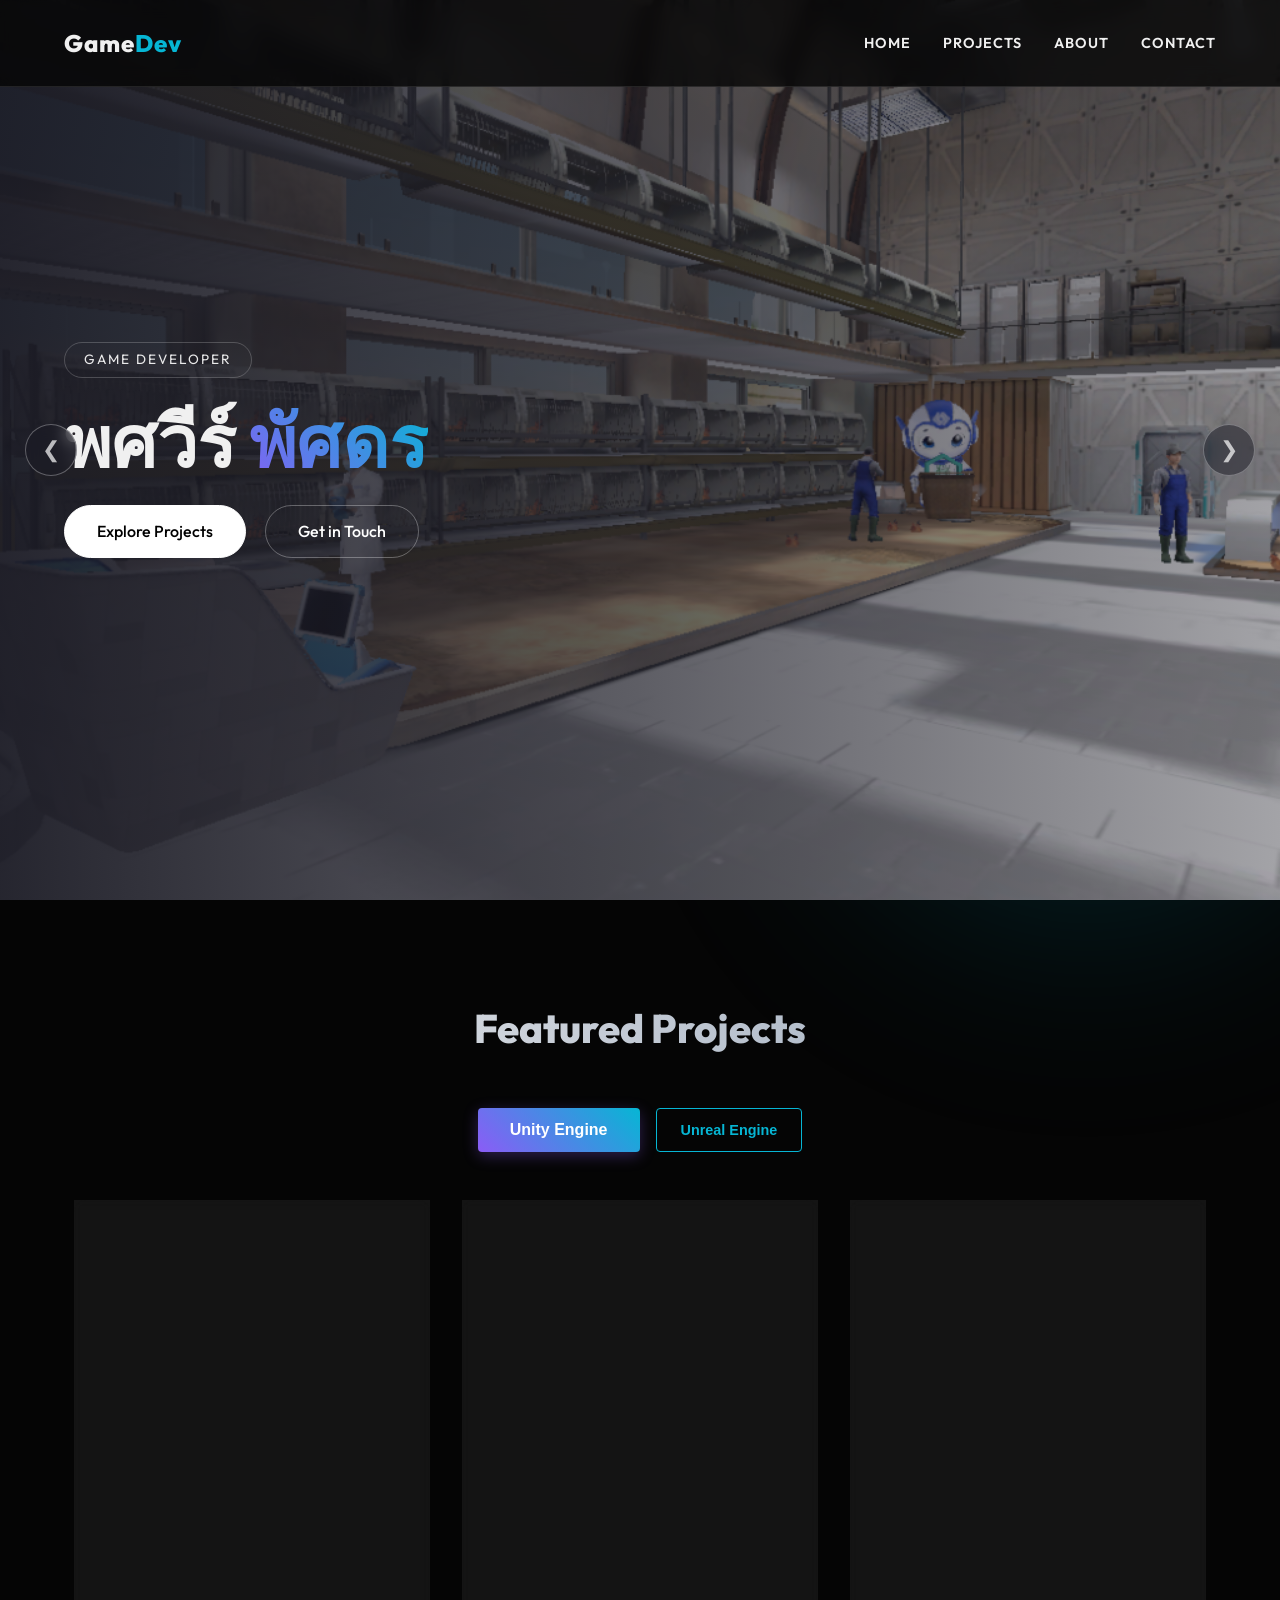
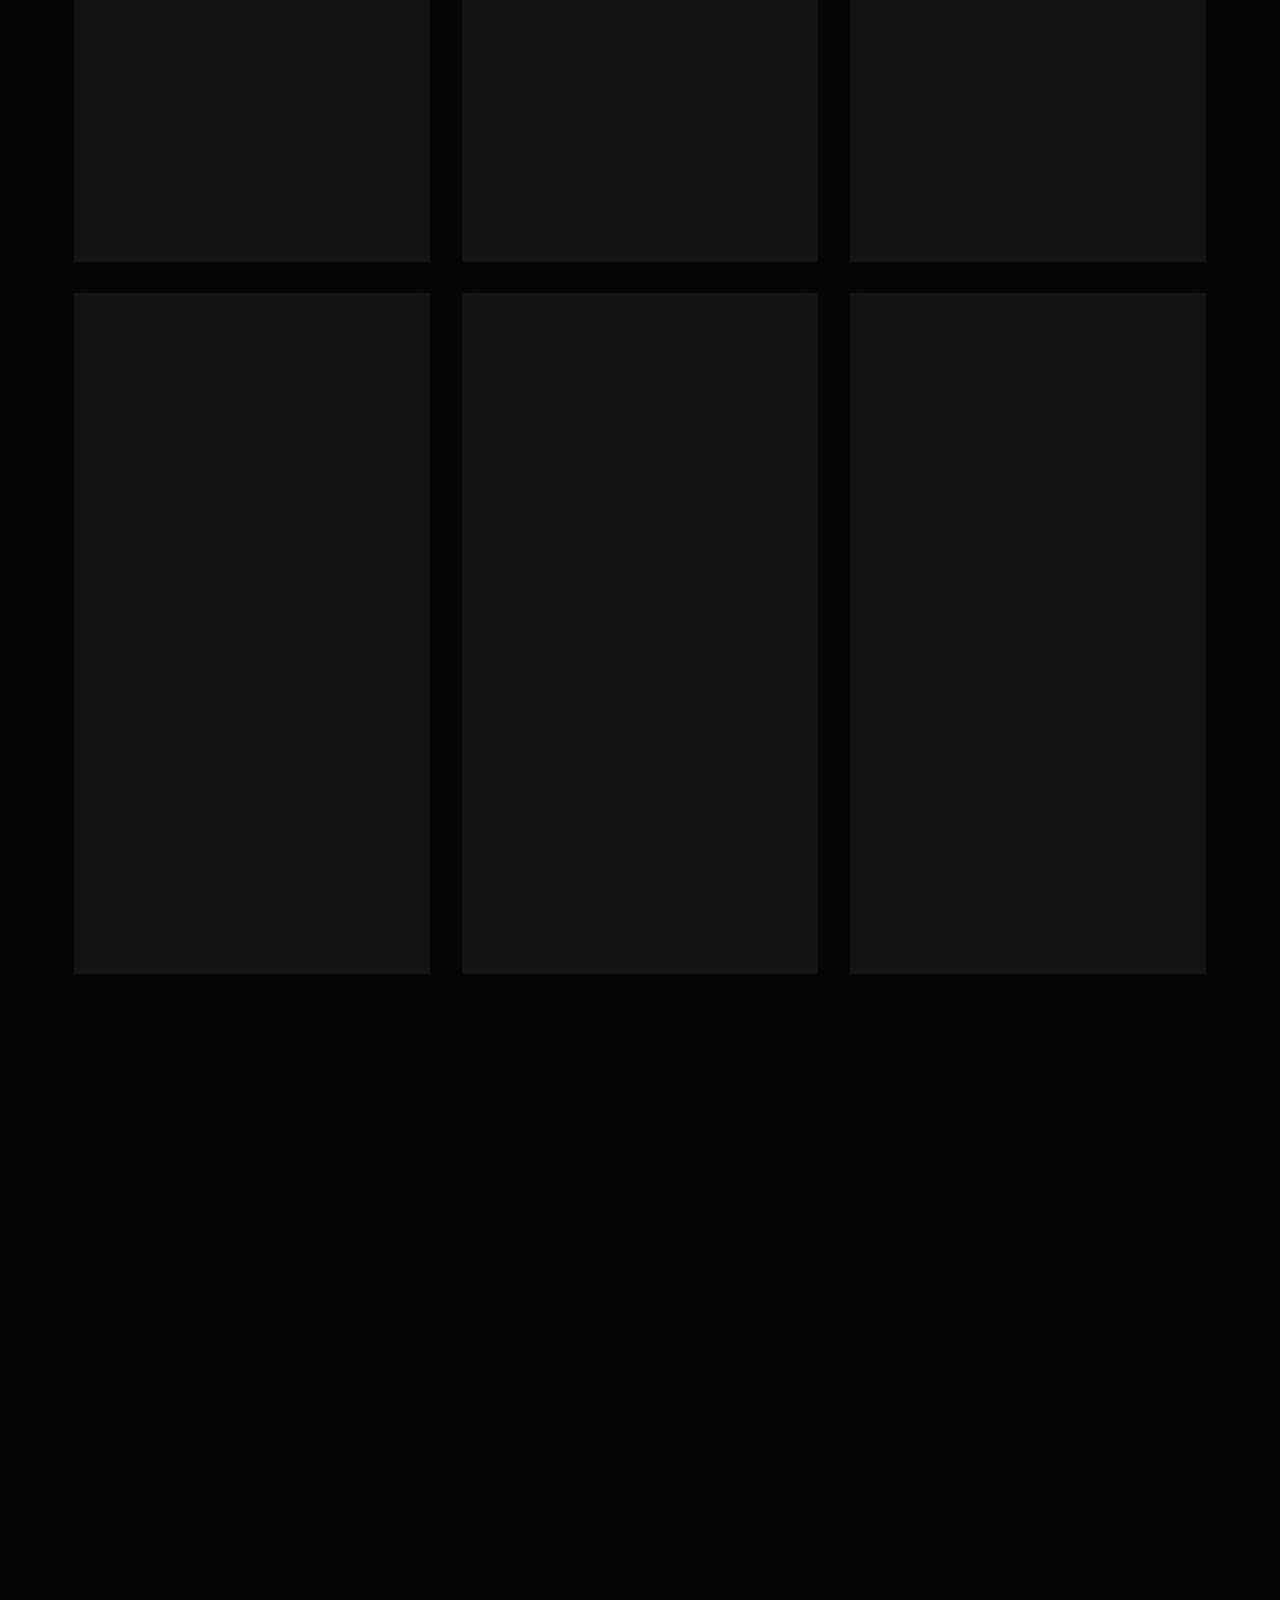
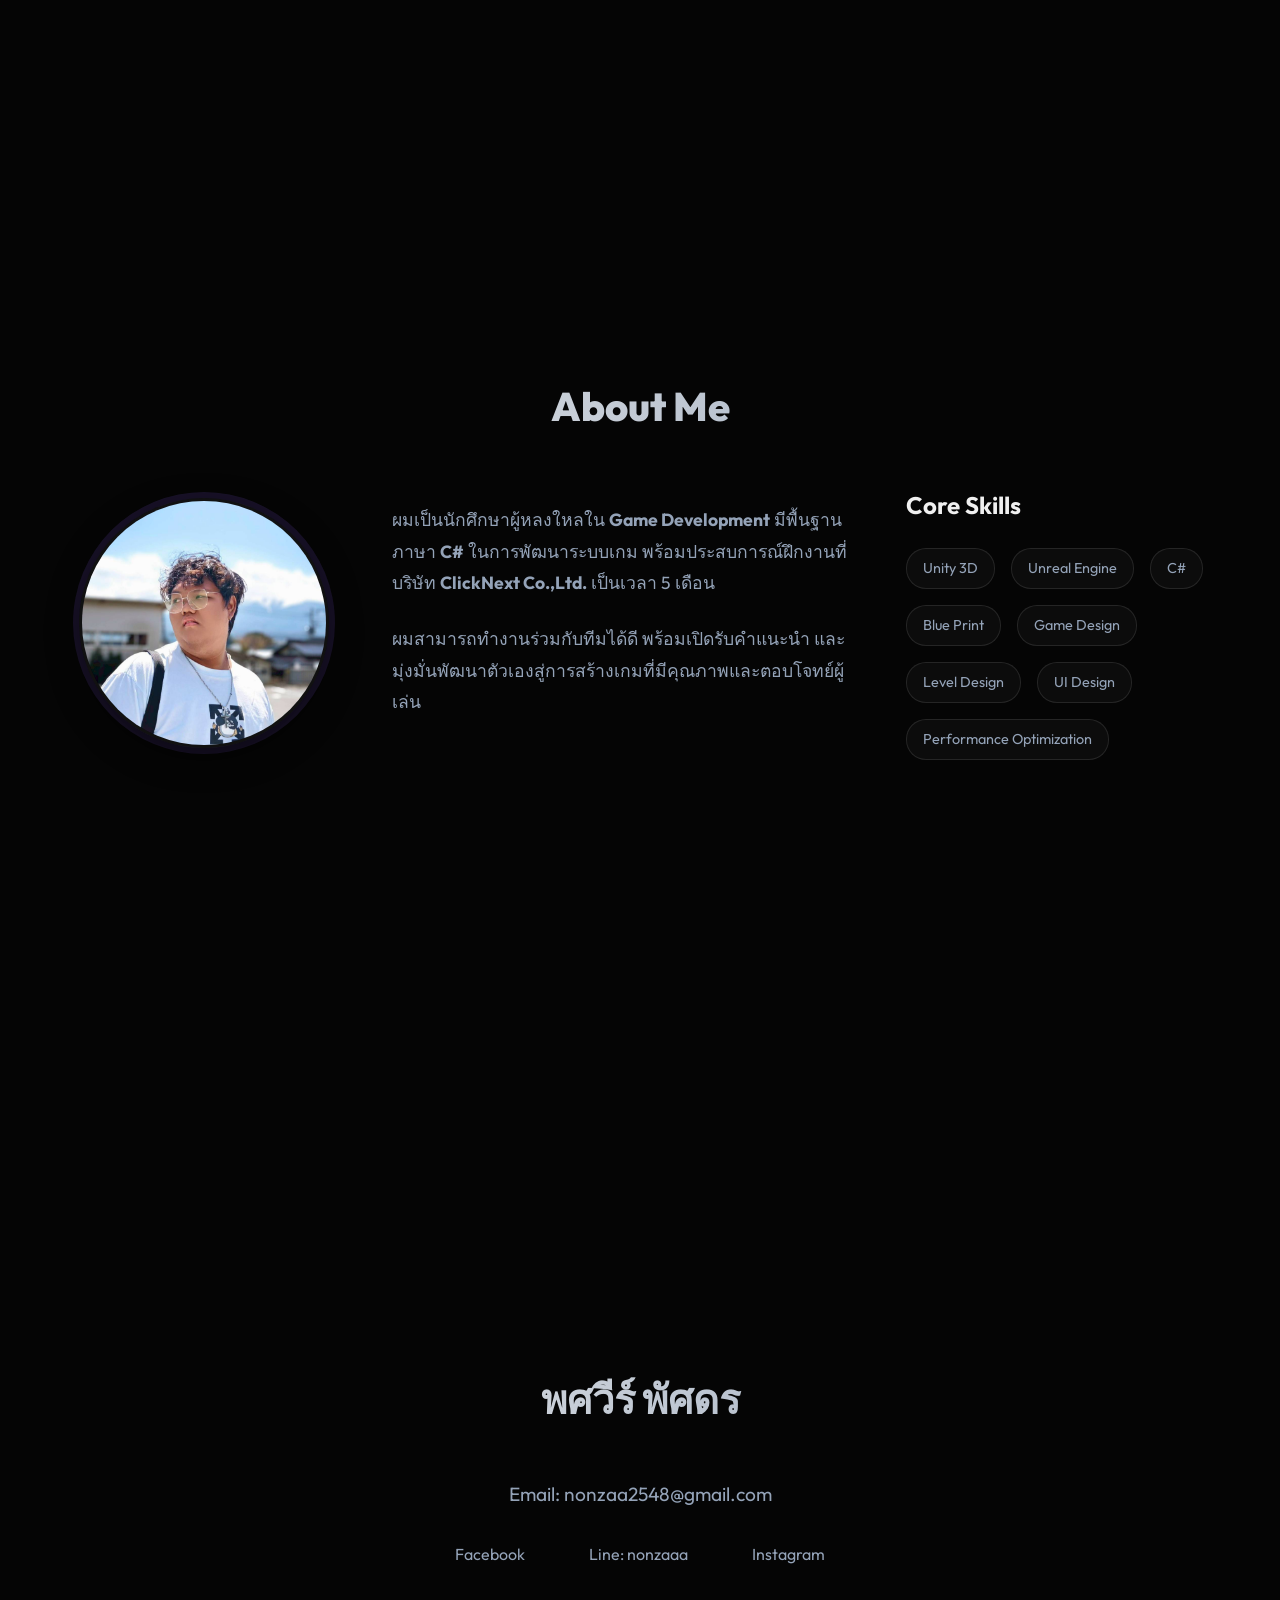
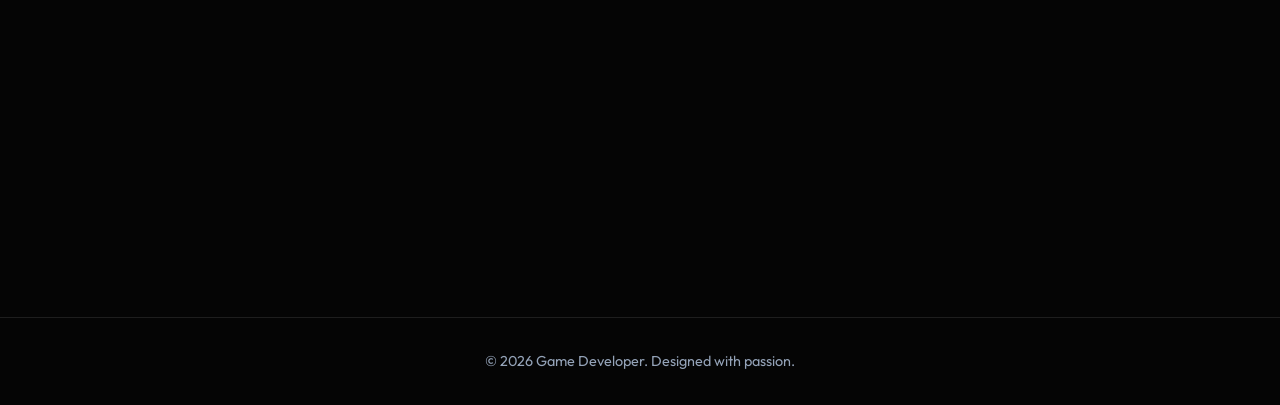
<file: index.html>
<!DOCTYPE html>
<html lang="th">
<head>
    <meta charset="UTF-8">
    <meta name="viewport" content="width=device-width, initial-scale=1.0">
    <title>Game Developer Portfolio</title>
    <meta name="description" content="Portfolio of a Game Developer showcasing games, projects, and skills.">
    <link href="https://fonts.googleapis.com/css2?family=Outfit:wght@300;400;600;800&display=swap" rel="stylesheet">
    <link rel="stylesheet" href="styles.css">
</head>
<body>
    <canvas id="bg-canvas"></canvas>
    
    <nav>
        <div class="logo">Game<span>Dev</span></div>
        <ul class="nav-links">
            <li><a href="#home">Home</a></li>
            <li><a href="#projects">Projects</a></li>
            <li><a href="#about">About</a></li>
            <li><a href="#contact">Contact</a></li>
        </ul>
    </nav>

    <main>
        <section id="home" class="hero">
            <!-- Background Slider -->
            <div class="hero-bg-slider">
                <div class="hero-slide active" style="background-image: url('Image/Sim11.png');"></div>
                <div class="hero-slide" style="background-image: url('Image/Frenzy Shark/Shark.jpg');"></div>
                <div class="hero-slide" style="background-image: url('Image/Rampage/ram.jpg');"></div>
                <div class="hero-slide" style="background-image: url('Image/DarkMage/DarkMage.png');"></div>
                <div class="hero-slide" style="background-image: url('Image/Nuclear.png');"></div>
                <div class="hero-slide" style="background-image: url('Image/Para.png');"></div>
                
                <div class="hero-overlay"></div>
            </div>

            <!-- Slider Navigation Buttons -->
            <button class="slider-btn prev-btn" onclick="prevHeroSlide()" aria-label="Previous Slide">&#10094;</button>
            <button class="slider-btn next-btn" onclick="nextHeroSlide()" aria-label="Next Slide">&#10095;</button>

            <div class="hero-content" style="z-index: 10;">
                <div class="hero-badge">Game Developer</div>
                <h1 class="title">พศวีร์<span> พัศดร</span></h1>
                <div class="cta-buttons">
                    <a href="#projects" class="btn btn-primary">Explore Projects</a>
                    <a href="#contact" class="btn btn-secondary">Get in Touch</a>
                </div>
            </div>
        </section>

        <section id="projects" class="projects section">
            <h2 class="section-title">Featured Projects</h2>
            <div class="project-tabs" style="display: flex; justify-content: center; gap: 1rem; margin-bottom: 3rem;">
                <button class="btn btn-primary tab-btn" onclick="showProjects('unity')">Unity Engine</button>
                <button class="btn btn-outline tab-btn" onclick="showProjects('unreal')">Unreal Engine</button>
            </div>
            <div class="projects-slider-wrapper" style="overflow: hidden; width: 100%; padding-bottom: 1rem;">
            <div class="projects-slider-track" id="projects-track" style="display: flex; width: 200%; transition: transform 0.6s cubic-bezier(0.25, 1, 0.5, 1);">
                <div class="project-grid" id="unity-projects" style="width: 50%; flex-shrink: 0; padding: 0 10px;">
                <!-- Project 1 -->
                <div class="project-card fade-in">
                    <div class="project-image" style="background-image: url('Image/Sim11.png');"></div>
                    <div class="project-info">
                        <h3>SIM11: VR Career Simulation</h3>
                        <p style="margin-bottom: 0.5rem;">เกม VR จำลองอาชีพแห่งอนาคต พัฒนาให้กับ NSM เพื่อให้ผู้เล่นได้สัมผัสประสบการณ์การทำงานที่สมจริง</p>
                        <ul style="color: var(--text-secondary); font-size: 0.85rem; padding-left: 1.2rem; margin-bottom: 1.5rem; line-height: 1.4;">
                            <li>พัฒนาระบบเกมเพลย์และจำลองสถานการณ์อาชีพ (เช่น วิศวกรพลังงาน, เกษตรอัจฉริยะ)</li>
                            <li>ปรับแต่ง VFX และ Shader เพิ่มความสมจริง (Hologram, Dissolve)</li>
                            <li>วางระบบมิติเสียง (Spatial Audio) และการโต้ตอบของตัวละครหุ่นยนต์</li>
                        </ul>
                        <div class="tech-stack">
                            <span>Unity 3D</span>
                            <span>C#</span>
                            <span>VR</span>
                        </div>
                        <a href="sim11.html" class="btn btn-outline">รายละเอียด</a>
                    </div>
                </div>
                <!-- Project 2 -->
                <div class="project-card fade-in">
                    <div class="project-image" style="background-image: url('Image/Nuclear.png'); background-size: cover; background-position: center;"></div>
                    <div class="project-info">
                        <h3>Nuclear Scientist</h3>
                        <p style="margin-bottom: 0.5rem;">สื่อการเรียนรู้เชิงโต้ตอบ (Interactive Multimedia) ที่จำลองกลไกฟิสิกส์นิวเคลียร์ให้เข้าใจง่ายผ่านการเล่นเกม</p>
                        <ul style="color: var(--text-secondary); font-size: 0.85rem; padding-left: 1.2rem; margin-bottom: 1.5rem; line-height: 1.4;">
                            <li>เขียนกลไกจำลองปฏิกิริยาลูกโซ่ของยูเรเนียม (U235) และวงโคจรอิเล็กตรอน</li>
                            <li>พัฒนาระบบหลักของมินิเกมและการโต้ตอบต่างๆ ภายในโลก VR</li>
                            <li>เขียนระบบพฤติกรรมวัตถุ เช่น การติดตามเป้าหมาย (Homing) และการลอยตัว</li>
                        </ul>
                        <div class="tech-stack">
                            <span>Unity 3D</span>
                            <span>C#</span>
                            <span>VR</span>
                        </div>
                        <a href="nuclear.html" class="btn btn-outline">รายละเอียด</a>
                    </div>
                </div>
                <!-- Project 3 -->
                <div class="project-card fade-in">
                    <div class="project-image" style="background-image: url('Image/Para.png');"></div>
                    <div class="project-info">
                        <h3>Paramedic VR Rescue</h3>
                        <p style="margin-bottom: 0.5rem;">ระบบ VR จำลองสถานการณ์กู้ชีพฉุกเฉินทางการแพทย์บน Meta Quest</p>
                        <ul style="color: var(--text-secondary); font-size: 0.85rem; padding-left: 1.2rem; margin-bottom: 1.5rem; line-height: 1.4;">
                            <li>พัฒนาระบบ CPR ตรวจจับตำแหน่งมือและการทิ้งน้ำหนักตัว พร้อมคำนวณจังหวะกด (Real-time BPM)</li>
                            <li>สร้างระบบจัดการสลับฉาก (Hub & Sub-Scenes) ควบคุมการเปลี่ยนผ่านฉากเคสผู้ป่วยอย่างเป็นระบบ</li>
                        </ul>
                        <div class="tech-stack">
                            <span>Unity 6</span>
                            <span>C#</span>
                            <span>Meta XR SDK</span>
                            <span>VR</span>
                        </div>
                        <a href="paramedic.html" class="btn btn-outline">รายละเอียด</a>
                    </div>
                </div>
                <!-- Project 4 -->
                <div class="project-card fade-in">
                    <div class="project-image" style="background-image: url('Image/Rampage/ram.jpg');"></div>
                    <div class="project-info">
                        <h3>The Rampage</h3>
                        <p style="margin-bottom: 0.5rem;">เกม 2D Action Hack'n Slash เอาชีวิตรอดในวันสิ้นโลก พัฒนาด้วย Monogame Framework</p>
                        <ul style="color: var(--text-secondary); font-size: 0.85rem; padding-left: 1.2rem; margin-bottom: 1.5rem; line-height: 1.4;">
                            <li>พัฒนาระบบ Player Controller (วิ่ง, กระโดด, พุ่งตัว, โจมตีด้วยสกิล) ร่วมกับ 2D Sprite Animation</li>
                            <li>เขียน AI ศัตรู (ซอมบี้, หมึก) และระบบบอส (Malraku) ที่มีการจัดการ Hitbox และ State การโจมตี</li>
                            <li>สร้างระบบบริหารฉาก เช่น Parallax Scrolling Background, Camera Tracking และ Cutscene</li>
                        </ul>
                        <div class="tech-stack">
                            <span>Monogame</span>
                            <span>C#</span>
                            <span>2D Game</span>
                        </div>
                        <a href="rampage.html" class="btn btn-outline">รายละเอียด</a>
                    </div>
                </div>
                <!-- Project 5 -->
                <div class="project-card fade-in">
                    <div class="project-image" style="background-image: url('Image/Frenzy Shark/Shark.jpg');"></div>
                    <div class="project-info">
                        <h3>Shark Frenzy</h3>
                        <p style="margin-bottom: 0.5rem;">เกมแนว Simulation Endless จำลองการเอาชีวิตรอดของฉลามใต้ท้องทะเล</p>
                        <ul style="color: var(--text-secondary); font-size: 0.85rem; padding-left: 1.2rem; margin-bottom: 1.5rem; line-height: 1.4;">
                            <li>พัฒนาระบบ 3D Omni-directional Movement ควบคุมฉลามด้วย Rigidbody</li>
                            <li>สร้างระบบความหิว (Hunger System) และ Stamina พร้อม UI ที่ลื่นไหล (Mathf.Lerp)</li>
                            <li>พัฒนาระบบคำนวณคะแนน (Score System) และ Game Loop การเอาชีวิตรอด</li>
                        </ul>
                        <div class="tech-stack">
                            <span>Unity 3D</span>
                            <span>C#</span>
                            <span>Simulation</span>
                        </div>
                        <a href="shark-frenzy.html" class="btn btn-outline">รายละเอียด</a>
                    </div>
                </div>
                <!-- Project 6 -->
                <div class="project-card fade-in">
                    <div class="project-image" style="background-image: url('Image/DarkMage/DarkMage.png');"></div>
                    <div class="project-info">
                        <h3>DarkMage</h3>
                        <p style="margin-bottom: 0.5rem;">เกม Endless Runner รับบทเป็น DarkMage สังหารมอนสเตอร์เพื่อเก็บคะแนน (Solo Project)</p>
                        <ul style="color: var(--text-secondary); font-size: 0.85rem; padding-left: 1.2rem; margin-bottom: 1.5rem; line-height: 1.4;">
                            <li>สร้างระบบเกมด้วยตัวเองทั้งหมด (Player Controller, Enemy AI)</li>
                            <li>ระบบ TakeDamage, Invincibility Frames (I-Frames) และ Camera Shake</li>
                            <li>ระบบอัปเดต UI และสร้าง Particle FX ต่างๆ ภายในเกม</li>
                        </ul>
                        <div class="tech-stack">
                            <span>Unity 3D</span>
                            <span>C#</span>
                            <span>2D Game</span>
                        </div>
                        <a href="darkmage.html" class="btn btn-outline">รายละเอียด</a>
                    </div>
                </div>
                <!-- Project 7 -->
                <div class="project-card fade-in">
                    <div class="project-image" style="background-image: url('Image/The\ Silence/The\ Silence.png');"></div>
                    <div class="project-info">
                        <h3>The Silence</h3>
                        <p style="margin-bottom: 0.5rem;">เกม Horror Survival FPS ที่เน้นเล่นกับความกลัวและความหลอนประสาทของผู้เล่น</p>
                        <ul style="color: var(--text-secondary); font-size: 0.85rem; padding-left: 1.2rem; margin-bottom: 1.5rem; line-height: 1.4;">
                            <li>พัฒนาระบบ Puzzle (Drag & Drop UI) และ Skill Check (QTE)</li>
                            <li>แพ็ก Player Prefab ควบคุม First-Person Camera และระบบ Interactive</li>
                            <li>ออกแบบเสียงและ Sound Mixing สำหรับเพิ่มความสยองขวัญ</li>
                        </ul>
                        <div class="tech-stack">
                            <span>Unity 3D</span>
                            <span>C#</span>
                            <span>FPS</span>
                        </div>
                        <a href="thesilence.html" class="btn btn-outline">รายละเอียด</a>
                    </div>
                </div>
            </div> <!-- End unity-projects -->

            <!-- Start unreal-projects -->
            <div class="project-grid" id="unreal-projects" style="width: 50%; flex-shrink: 0; padding: 0 10px;">
                <div class="project-card fade-in">
                    <div class="project-image" style="overflow: hidden; padding: 0; background: #000; position: relative;">
                        <video autoplay muted loop playsinline style="width: 100%; height: 100%; object-fit: cover; display: block;">
                            <source src="Image/Unreal/Game/Cinematic/Combat/1011.mp4" type="video/mp4">
                        </video>
                    </div>
                    <div class="project-info">
                        <h3>Melee Combat System</h3>
                        <p style="margin-bottom: 0.5rem;">ระบบต่อสู้ระยะประชิด พัฒนาด้วย Unreal Engine Blueprints</p>
                        <ul style="color: var(--text-secondary); font-size: 0.85rem; padding-left: 1.2rem; margin-bottom: 1.5rem; line-height: 1.4;">
                            <li>ระบบ Combo Attack และจังหวะต่อเนื่องผ่าน AnimNotify</li>
                            <li>ระบบตรวจจับการชนของอาวุธด้วย Multi Sphere Trace</li>
                            <li>ระบบ Block / Deflect, Hit Reaction, Stun และ Enemy AI Attack</li>
                        </ul>
                        <div class="tech-stack">
                            <span>Unreal Engine 5</span>
                            <span>Blueprints</span>
                            <span>Combat</span>
                        </div>
                        <a href="unreal-combat.html" class="btn btn-outline">รายละเอียด</a>
                    </div>
                </div>
                <div class="project-card fade-in">
                    <div class="project-image" style="background-image: url('Image/Unreal/VFX/Portal/Portal.png'); background-size: cover; background-position: center;"></div>
                    <div class="project-info">
                        <h3>Niagara VFX Portal</h3>
                        <p style="margin-bottom: 0.5rem;">ระบบเอฟเฟกต์พลังงาน Portal จำลองของไหล 3 มิติ (3D Fluid Simulation) ทำงานแบบ Real-time บน GPU</p>
                        <ul style="color: var(--text-secondary); font-size: 0.85rem; padding-left: 1.2rem; margin-bottom: 1.5rem; line-height: 1.4;">
                            <li>แสดงผลด้วย Volume Renderer ให้มวลพลังงานมีมิติสมจริง</li>
                            <li>แปลงข้อมูล Particle Data เป็นแหล่งกำเนิดของเหลวเพื่อส่งเข้า 3D Grid</li>
                        </ul>
                        <div class="tech-stack">
                            <span>Unreal Engine</span>
                            <span>Niagara</span>
                            <span>VFX</span>
                        </div>
                        <a href="unreal-vfx.html" class="btn btn-outline">รายละเอียด</a>
                    </div>
                </div>
                <div class="project-card fade-in">
                    <div class="project-image" style="background-image: url('Image/Unreal/VFX/Fire/Fire.png'); background-size: cover; background-position: center;"></div>
                    <div class="project-info">
                        <h3>Multi-layered Fire VFX</h3>
                        <p style="margin-bottom: 0.5rem;">ระบบเอฟเฟกต์ไฟแบบแยกเลเยอร์ (Multi-layered Emitters) ควบคุมพฤติกรรมได้อย่างอิสระ</p>
                        <ul style="color: var(--text-secondary); font-size: 0.85rem; padding-left: 1.2rem; margin-bottom: 1.5rem; line-height: 1.4;">
                            <li>แยกส่วนประกอบ Flames, Smoke และ Ember อย่างชัดเจน</li>
                            <li>เขียน Custom Material ควบคุม Distortion และ Emissive</li>
                            <li>ใช้ Open-source สร้าง Base Texture เพิ่ม Pipeline Efficiency</li>
                        </ul>
                        <div class="tech-stack">
                            <span>Unreal Engine</span>
                            <span>Niagara</span>
                            <span>VFX</span>
                        </div>
                        <a href="unreal-fire.html" class="btn btn-outline">รายละเอียด</a>
                    </div>
                </div>
                <div class="project-card fade-in">
                    <div class="project-image" style="background-image: url('Image/Unreal/VFX/Lightning/Lightning.png'); background-size: cover; background-position: top;"></div>
                    <div class="project-info">
                        <h3>Character Lightning VFX</h3>
                        <p style="margin-bottom: 0.5rem;">ระบบเอฟเฟกต์กระแสไฟฟ้าวิ่งตามตัวละครด้วย Skeletal Mesh Data Interface</p>
                        <ul style="color: var(--text-secondary); font-size: 0.85rem; padding-left: 1.2rem; margin-bottom: 1.5rem; line-height: 1.4;">
                            <li>สร้างเอฟเฟกต์สายฟ้าหลาย Layer (Lightning Beams, Sparks)</li>
                            <li>ผสาน VFX เข้ากับ Animation Montage ด้วย Anim Notifies</li>
                            <li>ใช้ Skeletal Mesh Data Interface ให้เอฟเฟกต์วิ่งตามกระดูก</li>
                        </ul>
                        <div class="tech-stack">
                            <span>Unreal Engine</span>
                            <span>Niagara</span>
                            <span>VFX</span>
                        </div>
                        <a href="unreal-lightning.html" class="btn btn-outline">รายละเอียด</a>
                    </div>
                </div>
                <div class="project-card fade-in">
                    <div class="project-image" style="background-image: url('Image/Unreal/VFX/PostProcess/PostProcess.png'); background-size: cover; background-position: top;"></div>
                    <div class="project-info">
                        <h3>Lighting PostProcess Landscape</h3>
                        <p style="margin-bottom: 0.5rem;">การนำไปใช้กับ Environment Design</p>
                        <ul style="color: var(--text-secondary); font-size: 0.85rem; padding-left: 1.2rem; margin-bottom: 1.5rem; line-height: 1.4;">
                            <li>ใช้ Post Process เพื่อ กำหนด identity ของ scene</li>
                            <li>ออกแบบ environment โดย เวลา และ อารมณ์ตั้งแต่ต้น</li>
                            <li>คุมโทนสีให้ทั้ง scene ไปในทิศทางเดียว</li>
                        </ul>
                        <div class="tech-stack">
                            <span>Unreal Engine</span>
                            <span>Lighting</span>
                            <span>PostProcess</span>
                        </div>
                        <a href="unreal-lighting.html" class="btn btn-outline">รายละเอียด</a>
                    </div>
                </div>
                <div class="project-card fade-in">
                    <div class="project-image" style="background-image: url('Image/Unreal/Game/Cinematic/Cinematic.png'); background-size: cover; background-position: top;"></div>
                    <div class="project-info">
                        <h3>Cinematic Sequencer</h3>
                        <p style="margin-bottom: 0.5rem;">การเล่าเรื่องอย่างเป็นระบบด้วยมุมกล้องและ Animation Timeline</p>
                        <ul style="color: var(--text-secondary); font-size: 0.85rem; padding-left: 1.2rem; margin-bottom: 1.5rem; line-height: 1.4;">
                            <li>สร้าง Animation Timeline และการวางมุมกล้องผ่าน Keyframe</li>
                            <li>ใช้งาน Cine Camera Actor ปรับพารามิเตอร์ให้สมจริง</li>
                            <li>ตัดสลับมุมกล้องและพรีวิวแบบ Real-time ด้วย Camera Cuts Track</li>
                        </ul>
                        <div class="tech-stack">
                            <span>Unreal Engine</span>
                            <span>Cinematic</span>
                        </div>
                        <a href="unreal-cinematic.html" class="btn btn-outline">รายละเอียด</a>
                    </div>
                </div>
            </div> <!-- End unreal-projects -->
        </div> <!-- End track -->
        </div> <!-- End wrapper -->
        </section>

        <section id="about" class="about section">
            <h2 class="section-title">About Me</h2>
            <div class="about-grid">
                <!-- Profile Image Placeholder -->
                <div class="about-image fade-in">
                    <div class="profile-frame">
                        <img src="Image/ME/Mine.png" alt="Profile Picture" style="object-position: 42% 20%;" onerror="this.src='data:image/svg+xml;utf8,<svg xmlns=\'http://www.w3.org/2000/svg\' width=\'100%\' height=\'100%\'><rect width=\'100%\' height=\'100%\' fill=\'%231a1a24\'/><text x=\'50%\' y=\'50%\' fill=\'%238b5cf6\' font-family=\'sans-serif\' font-size=\'16\' font-weight=\'bold\' text-anchor=\'middle\' dominant-baseline=\'middle\'>ใส่รูปของคุณที่นี่</text></svg>'">
                    </div>
                </div>
                
                <div class="about-text fade-in">
                    <p style="line-height: 1.8;">ผมเป็นนักศึกษาผู้หลงใหลใน <strong>Game Development</strong> มีพื้นฐานภาษา <strong>C#</strong> ในการพัฒนาระบบเกม พร้อมประสบการณ์ฝึกงานที่บริษัท <strong>ClickNext Co.,Ltd.</strong> เป็นเวลา 5 เดือน</p>
                    <p style="line-height: 1.8;">ผมสามารถทำงานร่วมกับทีมได้ดี พร้อมเปิดรับคำแนะนำ และมุ่งมั่นพัฒนาตัวเองสู่การสร้างเกมที่มีคุณภาพและตอบโจทย์ผู้เล่น</p>
                </div>
                <div class="skills fade-in">
                    <h3>Core Skills</h3>
                    <div class="skill-tags">
                        <span class="tag">Unity 3D</span>
                        <span class="tag">Unreal Engine</span>
                        <span class="tag">C#</span>
                        <span class="tag">Blue Print</span>
                        <span class="tag">Game Design</span>
                        <span class="tag">Level Design</span>
                        <span class="tag">UI Design</span>
                        <span class="tag">Performance Optimization</span>
                    </div>
                </div>
            </div>
</div>
        </section>

        <section id="contact" class="contact section">
            <h2 class="section-title">พศวีร์ พัศดร</h2>
            <div class="contact-container fade-in">
                <p style="font-size: 1.2rem; margin-bottom: 1.5rem;">Email: nonzaa2548@gmail.com</p>
                <div class="social-links" style="margin-top: 2rem;">
                    <a href="https://www.facebook.com/photsawee.phatsadorn" target="_blank" rel="noopener noreferrer" style="margin: 0 1rem;">Facebook</a>
                    <a href="https://line.me/ti/p/~nonzaaa" target="_blank" rel="noopener noreferrer" style="margin: 0 1rem;">Line: nonzaaa</a>
                    <a href="https://www.instagram.com/nonny3pointxd.exe/" target="_blank" rel="noopener noreferrer" style="margin: 0 1rem;">Instagram</a>
                </div>
            </div>
        </section>

    </main>

    <footer>
        <p>&copy; 2026 Game Developer. Designed with passion.</p>
    </footer>

    <script src="script.js"></script>
<script>
    function showProjects(type) {
        const track = document.getElementById('projects-track');
        if (!track) return;
        if (type === 'unity') {
            track.style.transform = 'translateX(0%)';
        } else {
            track.style.transform = 'translateX(-50%)';
        }
        
        let btns = document.querySelectorAll('.tab-btn');
        if(btns.length >= 2) {
            btns[0].className = type === 'unity' ? 'btn btn-primary tab-btn' : 'btn btn-outline tab-btn';
            btns[1].className = type === 'unreal' ? 'btn btn-primary tab-btn' : 'btn btn-outline tab-btn';
        }
    }
</script>
</body>
</html>
</file>
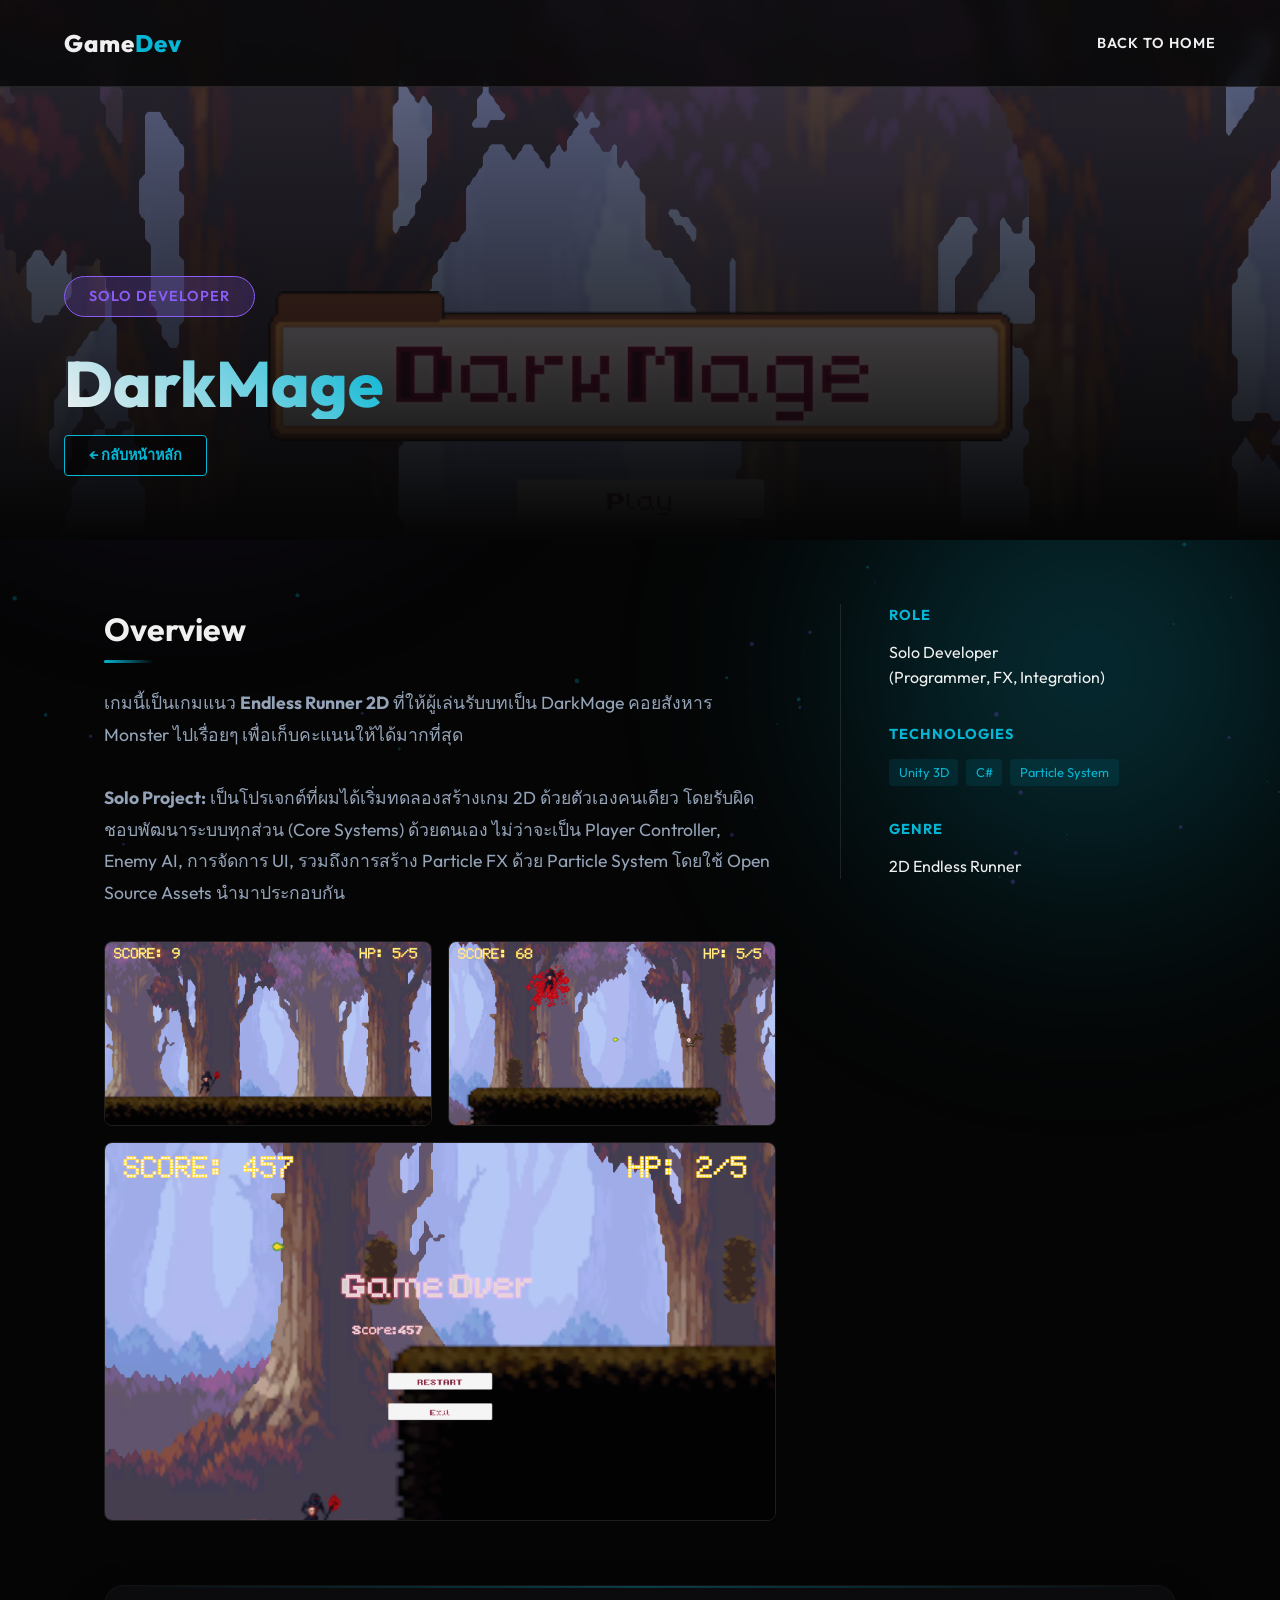
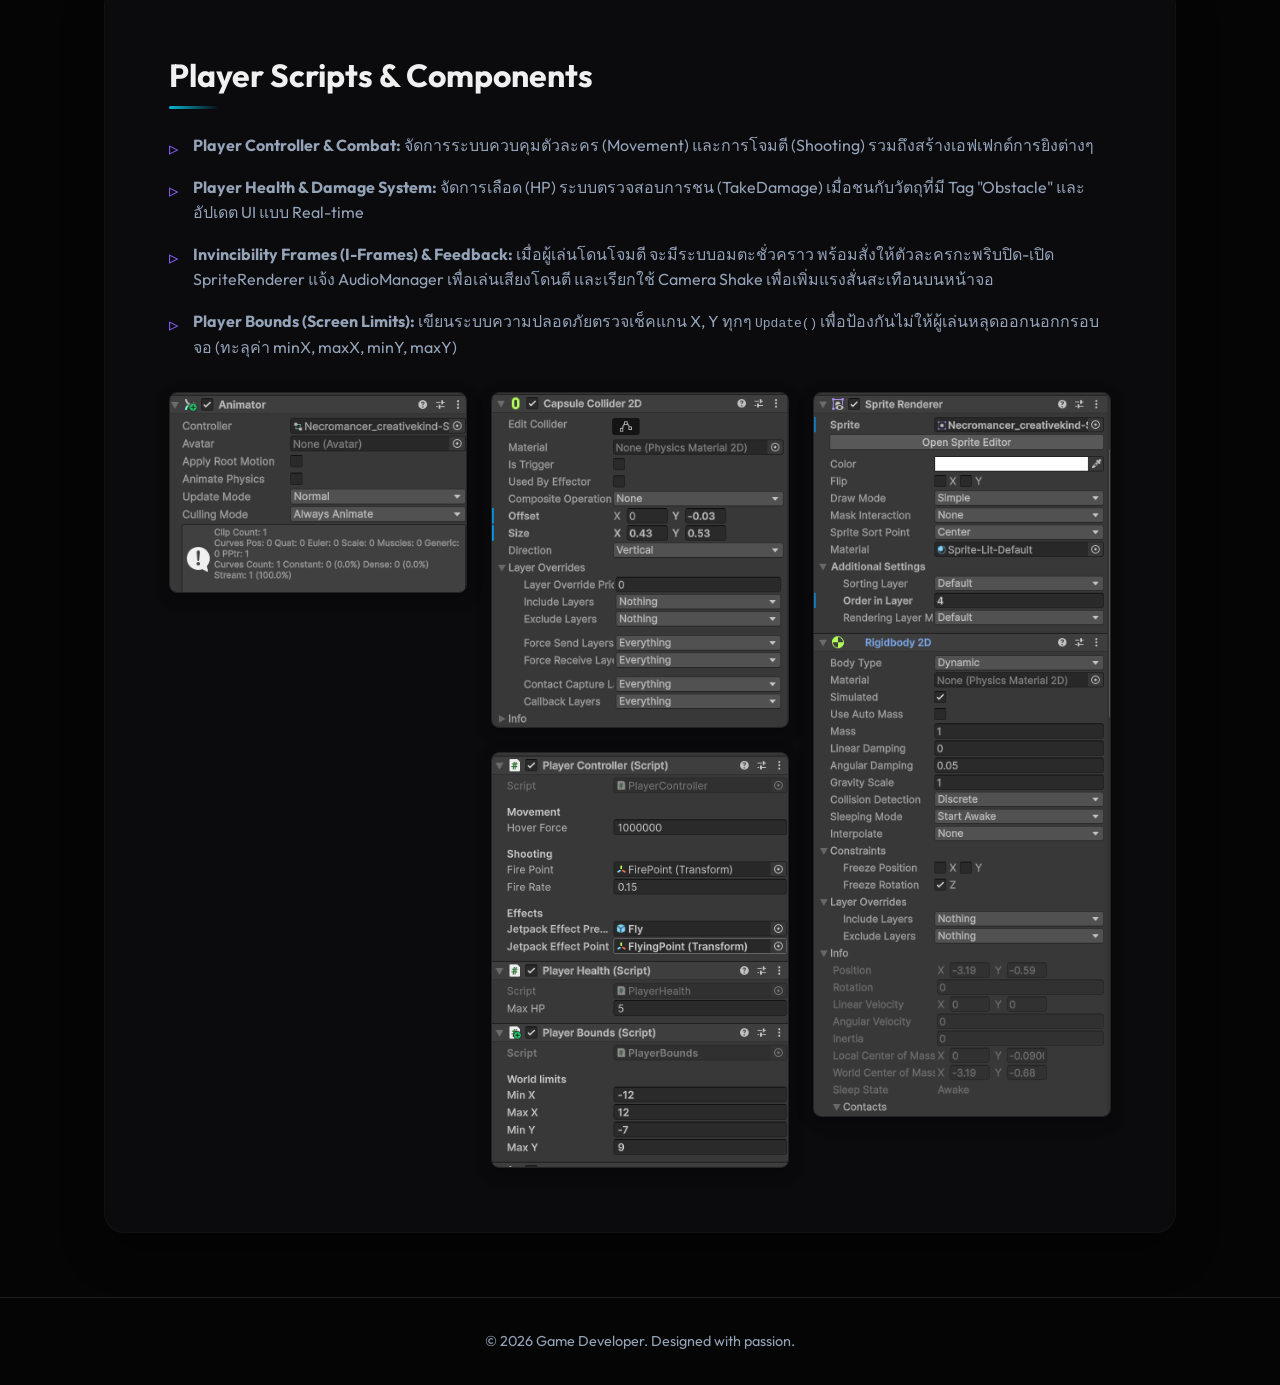
<file: darkmage.html>
<!DOCTYPE html>
<html lang="th">
<head>
    <meta charset="UTF-8">
    <meta name="viewport" content="width=device-width, initial-scale=1.0">
    <title>DarkMage - Portfolio</title>
    <link href="https://fonts.googleapis.com/css2?family=Outfit:wght@300;400;600;800&display=swap" rel="stylesheet">
    <link rel="stylesheet" href="styles.css">
</head>
<body>
    <canvas id="bg-canvas"></canvas>
    
    <nav>
        <div class="logo">Game<span>Dev</span></div>
        <ul class="nav-links">
            <li><a href="index.html">Back to Home</a></li>
        </ul>
    </nav>

    <!-- Hero Section -->
    <header class="project-header" style="background-image: url('Image/DarkMage/DarkMage.png');">
        <div class="project-header-content">
            <span class="project-role-badge">Solo Developer</span>
            <h1 class="project-title">DarkMage</h1>
            <a href="index.html#projects" class="btn btn-outline" style="background: rgba(0,0,0,0.5);">&larr; กลับหน้าหลัก</a>
        </div>
    </header>

    <main class="project-content">
        <div class="project-grid-layout">
            <!-- Left Column: Details -->
            <div class="project-main-info fade-in">
                <h2 class="project-section-title">Overview</h2>
                <p class="project-text">
                    เกมนี้เป็นเกมแนว <strong>Endless Runner 2D</strong> ที่ให้ผู้เล่นรับบทเป็น DarkMage คอยสังหาร Monster ไปเรื่อยๆ เพื่อเก็บคะแนนให้ได้มากที่สุด
                    <br><br>
                    <strong>Solo Project:</strong> เป็นโปรเจกต์ที่ผมได้เริ่มทดลองสร้างเกม 2D ด้วยตัวเองคนเดียว โดยรับผิดชอบพัฒนาระบบทุกส่วน (Core Systems) ด้วยตนเอง ไม่ว่าจะเป็น Player Controller, Enemy AI, การจัดการ UI, รวมถึงการสร้าง Particle FX ด้วย Particle System โดยใช้ Open Source Assets นำมาประกอบกัน
                </p>


                
                <!-- Extra Images Gallery -->
                <div style="display: grid; grid-template-columns: 1fr 1fr; gap: 1rem; margin-top: 2rem;">
                    <img src="Image/DarkMage/DarkMage1.png" style="width:100%; border-radius: 8px; border: 1px solid rgba(255,255,255,0.1);">
                    <img src="Image/DarkMage/DarkMage2.png" style="width:100%; border-radius: 8px; border: 1px solid rgba(255,255,255,0.1);">
                    <img src="Image/DarkMage/DarkMage3.png" style="width:100%; border-radius: 8px; border: 1px solid rgba(255,255,255,0.1); grid-column: span 2;">
                </div>
            </div>

            <!-- Right Column: Sidebar Info -->
            <div class="project-sidebar fade-in">
                <div class="sidebar-item">
                    <h4>Role</h4>
                    <p style="color: var(--text-primary);">Solo Developer<br>(Programmer, FX, Integration)</p>
                </div>
                <div class="sidebar-item">
                    <h4>Technologies</h4>
                    <div class="tech-stack" style="flex-wrap: wrap;">
                        <span>Unity 3D</span>
                        <span>C#</span>
                        <span>Particle System</span>
                    </div>
                </div>
                <div class="sidebar-item">
                    <h4>Genre</h4>
                    <p style="color: var(--text-primary);">2D Endless Runner</p>
                </div>
            </div>
        </div>

        <!-- Components Section -->
        <div class="code-section fade-in">
            <h2 class="project-section-title">Player Scripts & Components</h2>
            <ul class="feature-list" style="margin-bottom: 2rem;">
                <li><strong>Player Controller & Combat:</strong> จัดการระบบควบคุมตัวละคร (Movement) และการโจมตี (Shooting) รวมถึงสร้างเอฟเฟกต์การยิงต่างๆ</li>
                <li><strong>Player Health & Damage System:</strong> จัดการเลือด (HP) ระบบตรวจสอบการชน (TakeDamage) เมื่อชนกับวัตถุที่มี Tag "Obstacle" และอัปเดต UI แบบ Real-time</li>
                <li><strong>Invincibility Frames (I-Frames) & Feedback:</strong> เมื่อผู้เล่นโดนโจมตี จะมีระบบอมตะชั่วคราว พร้อมสั่งให้ตัวละครกะพริบปิด-เปิด SpriteRenderer แจ้ง AudioManager เพื่อเล่นเสียงโดนตี และเรียกใช้ Camera Shake เพื่อเพิ่มแรงสั่นสะเทือนบนหน้าจอ</li>
                <li><strong>Player Bounds (Screen Limits):</strong> เขียนระบบความปลอดภัยตรวจเช็คแกน X, Y ทุกๆ <code>Update()</code> เพื่อป้องกันไม่ให้ผู้เล่นหลุดออกนอกกรอบจอ (ทะลุค่า minX, maxX, minY, maxY)</li>
            </ul>
            
            <div style="display: flex; flex-wrap: wrap; gap: 1.5rem; margin-top: 2rem; justify-content: center; align-items: flex-start;">
                <!-- Column 1 -->
                <div style="flex: 1 1 250px; max-width: 320px; display: flex; flex-direction: column; gap: 1.5rem;">
                    <img src="Image/DarkMage/DarkMageComponent.png" style="width:100%; border-radius: 8px; border: 1px solid rgba(255,255,255,0.1); box-shadow: 0 5px 15px rgba(0,0,0,0.3);">
                </div>
                <!-- Column 2 -->
                <div style="flex: 1 1 250px; max-width: 320px; display: flex; flex-direction: column; gap: 1.5rem;">
                    <img src="Image/DarkMage/DarkMageComponent1.png" style="width:100%; border-radius: 8px; border: 1px solid rgba(255,255,255,0.1); box-shadow: 0 5px 15px rgba(0,0,0,0.3);">
                    <img src="Image/DarkMage/DarkMageComponent2.png" style="width:100%; border-radius: 8px; border: 1px solid rgba(255,255,255,0.1); box-shadow: 0 5px 15px rgba(0,0,0,0.3);">
                </div>
                <!-- Column 3 -->
                <div style="flex: 1 1 250px; max-width: 320px; display: flex; flex-direction: column; gap: 1.5rem;">
                    <img src="Image/DarkMage/DarkMageComponent3.png" style="width:100%; border-radius: 8px; border: 1px solid rgba(255,255,255,0.1); box-shadow: 0 5px 15px rgba(0,0,0,0.3);">
                </div>
            </div>
        </div>
    </main>

    <footer>
        <p>&copy; 2026 Game Developer. Designed with passion.</p>
    </footer>

    <script src="script.js"></script>
</body>
</html>
</file>
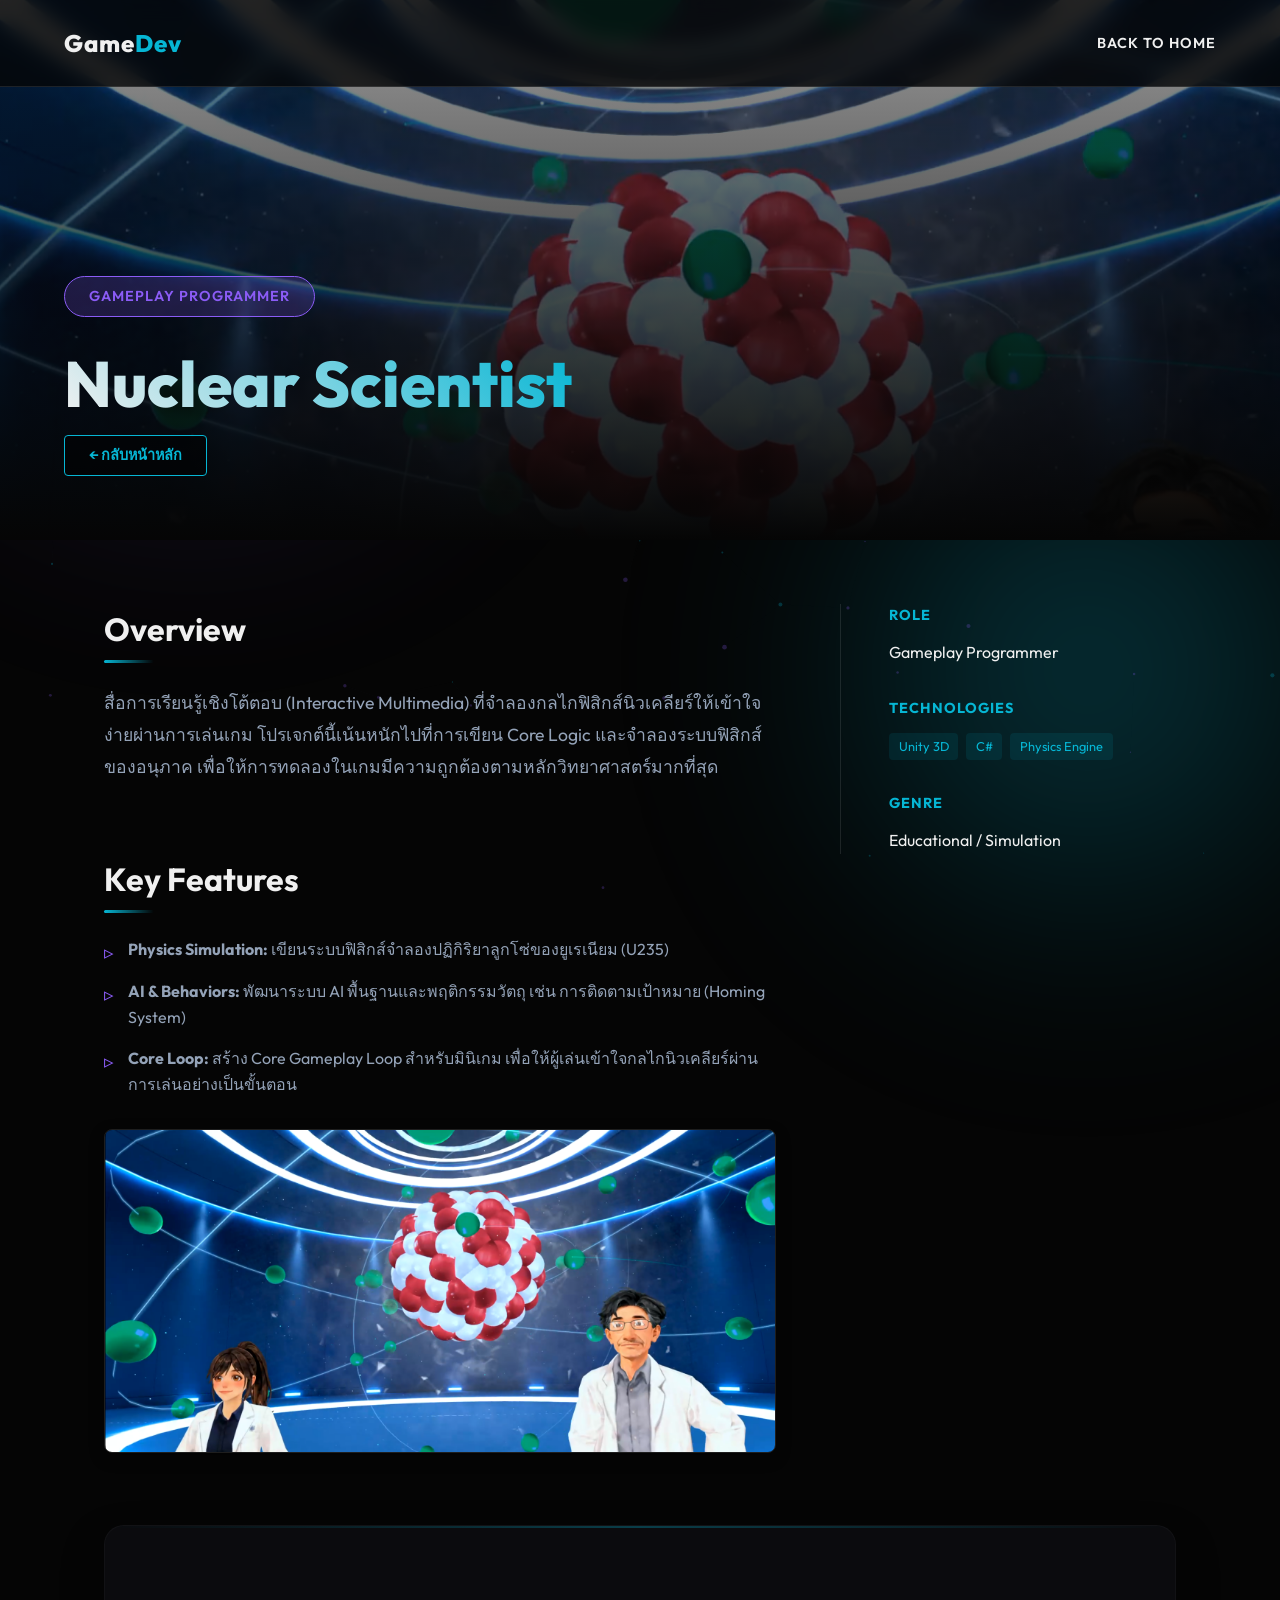
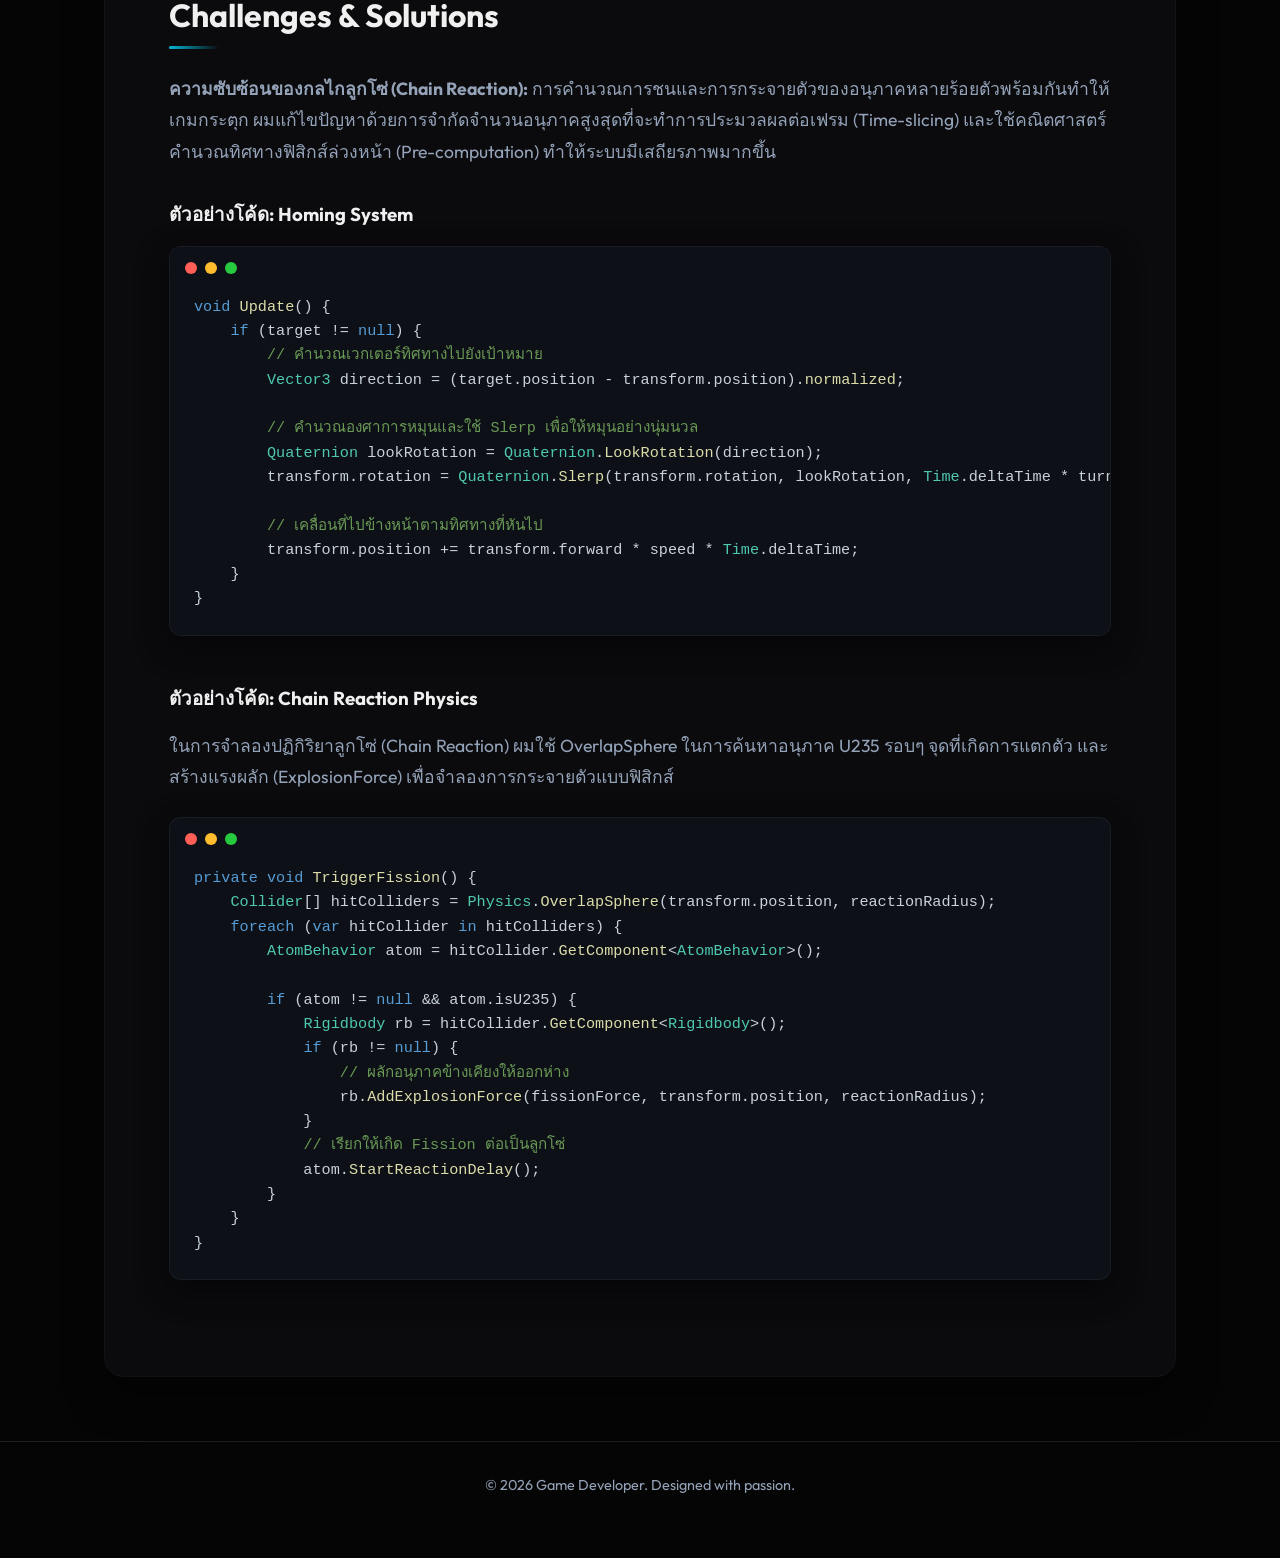
<file: nuclear.html>
<!DOCTYPE html>
<html lang="th">
<head>
    <meta charset="UTF-8">
    <meta name="viewport" content="width=device-width, initial-scale=1.0">
    <title>Nuclear Scientist - Portfolio</title>
    <link href="https://fonts.googleapis.com/css2?family=Outfit:wght@300;400;600;800&display=swap" rel="stylesheet">
    <link rel="stylesheet" href="styles.css">
</head>
<body>
    <canvas id="bg-canvas"></canvas>
    
    <nav>
        <div class="logo">Game<span>Dev</span></div>
        <ul class="nav-links">
            <li><a href="index.html">Back to Home</a></li>
        </ul>
    </nav>

    <!-- Hero Section -->
    <header class="project-header" style="background-image: url('Image/Nuclear.png'); background-position: center; background-size: cover;">
        <div class="project-header-content">
            <span class="project-role-badge">Gameplay Programmer</span>
            <h1 class="project-title">Nuclear Scientist</h1>
            <a href="index.html#projects" class="btn btn-outline" style="background: rgba(0,0,0,0.5);">&larr; กลับหน้าหลัก</a>
        </div>
    </header>

    <main class="project-content">
        <div class="project-grid-layout">
            <!-- Left Column: Details -->
            <div class="project-main-info fade-in">
                <h2 class="project-section-title">Overview</h2>
                <p class="project-text">
                    สื่อการเรียนรู้เชิงโต้ตอบ (Interactive Multimedia) ที่จำลองกลไกฟิสิกส์นิวเคลียร์ให้เข้าใจง่ายผ่านการเล่นเกม 
                    โปรเจกต์นี้เน้นหนักไปที่การเขียน Core Logic และจำลองระบบฟิสิกส์ของอนุภาค เพื่อให้การทดลองในเกมมีความถูกต้องตามหลักวิทยาศาสตร์มากที่สุด
                </p>

                <h2 class="project-section-title" style="margin-top: 3rem;">Key Features</h2>
                <ul class="feature-list">
                    <li><strong>Physics Simulation:</strong> เขียนระบบฟิสิกส์จำลองปฏิกิริยาลูกโซ่ของยูเรเนียม (U235)</li>
                    <li><strong>AI & Behaviors:</strong> พัฒนาระบบ AI พื้นฐานและพฤติกรรมวัตถุ เช่น การติดตามเป้าหมาย (Homing System)</li>
                    <li><strong>Core Loop:</strong> สร้าง Core Gameplay Loop สำหรับมินิเกม เพื่อให้ผู้เล่นเข้าใจกลไกนิวเคลียร์ผ่านการเล่นอย่างเป็นขั้นตอน</li>
                </ul>
                <div style="margin-top: 2rem;">
                    <img src="Image/Nuclear.png" style="width: 100%; border-radius: 8px; border: 1px solid rgba(255,255,255,0.1); box-shadow: 0 5px 15px rgba(0,0,0,0.3);">
                </div>
            </div>

            <!-- Right Column: Sidebar Info -->
            <div class="project-sidebar fade-in">
                <div class="sidebar-item">
                    <h4>Role</h4>
                    <p style="color: var(--text-primary);">Gameplay Programmer</p>
                </div>
                <div class="sidebar-item">
                    <h4>Technologies</h4>
                    <div class="tech-stack" style="flex-wrap: wrap;">
                        <span>Unity 3D</span>
                        <span>C#</span>
                        <span>Physics Engine</span>
                    </div>
                </div>
                <div class="sidebar-item">
                    <h4>Genre</h4>
                    <p style="color: var(--text-primary);">Educational / Simulation</p>
                </div>
            </div>
        </div>

        <!-- Code Section -->
        <div class="code-section fade-in">
            <h2 class="project-section-title">Challenges & Solutions</h2>
            <p class="project-text">
                <strong>ความซับซ้อนของกลไกลูกโซ่ (Chain Reaction):</strong> การคำนวณการชนและการกระจายตัวของอนุภาคหลายร้อยตัวพร้อมกันทำให้เกมกระตุก 
                ผมแก้ไขปัญหาด้วยการจำกัดจำนวนอนุภาคสูงสุดที่จะทำการประมวลผลต่อเฟรม (Time-slicing) และใช้คณิตศาสตร์คำนวณทิศทางฟิสิกส์ล่วงหน้า (Pre-computation) ทำให้ระบบมีเสถียรภาพมากขึ้น
            </p>
            
            <h3 style="color: var(--text-primary); margin: 2rem 0 1rem 0;">ตัวอย่างโค้ด: Homing System</h3>
            <pre class="code-snippet"><code><span class="code-keyword">void</span> <span class="code-function">Update</span>() {
    <span class="code-keyword">if</span> (target != <span class="code-keyword">null</span>) {
        <span class="code-comment">// คำนวณเวกเตอร์ทิศทางไปยังเป้าหมาย</span>
        <span class="code-type">Vector3</span> direction = (target.position - transform.position).<span class="code-function">normalized</span>;
        
        <span class="code-comment">// คำนวณองศาการหมุนและใช้ Slerp เพื่อให้หมุนอย่างนุ่มนวล</span>
        <span class="code-type">Quaternion</span> lookRotation = <span class="code-type">Quaternion</span>.<span class="code-function">LookRotation</span>(direction);
        transform.rotation = <span class="code-type">Quaternion</span>.<span class="code-function">Slerp</span>(transform.rotation, lookRotation, <span class="code-type">Time</span>.deltaTime * turnSpeed);
        
        <span class="code-comment">// เคลื่อนที่ไปข้างหน้าตามทิศทางที่หันไป</span>
        transform.position += transform.forward * speed * <span class="code-type">Time</span>.deltaTime;
    }
}</code></pre>

            <h3 style="color: var(--text-primary); margin: 3rem 0 1rem 0;">ตัวอย่างโค้ด: Chain Reaction Physics</h3>
            <p class="project-text">
                ในการจำลองปฏิกิริยาลูกโซ่ (Chain Reaction) ผมใช้ OverlapSphere ในการค้นหาอนุภาค U235 รอบๆ จุดที่เกิดการแตกตัว และสร้างแรงผลัก (ExplosionForce) เพื่อจำลองการกระจายตัวแบบฟิสิกส์
            </p>
            <pre class="code-snippet"><code><span class="code-keyword">private void</span> <span class="code-function">TriggerFission</span>() {
    <span class="code-type">Collider</span>[] hitColliders = <span class="code-type">Physics</span>.<span class="code-function">OverlapSphere</span>(transform.position, reactionRadius);
    <span class="code-keyword">foreach</span> (<span class="code-keyword">var</span> hitCollider <span class="code-keyword">in</span> hitColliders) {
        <span class="code-type">AtomBehavior</span> atom = hitCollider.<span class="code-function">GetComponent</span>&lt;<span class="code-type">AtomBehavior</span>&gt;();
        
        <span class="code-keyword">if</span> (atom != <span class="code-keyword">null</span> && atom.isU235) {
            <span class="code-type">Rigidbody</span> rb = hitCollider.<span class="code-function">GetComponent</span>&lt;<span class="code-type">Rigidbody</span>&gt;();
            <span class="code-keyword">if</span> (rb != <span class="code-keyword">null</span>) {
                <span class="code-comment">// ผลักอนุภาคข้างเคียงให้ออกห่าง</span>
                rb.<span class="code-function">AddExplosionForce</span>(fissionForce, transform.position, reactionRadius);
            }
            <span class="code-comment">// เรียกให้เกิด Fission ต่อเป็นลูกโซ่</span>
            atom.<span class="code-function">StartReactionDelay</span>(); 
        }
    }
}</code></pre>
        </div>
    </main>

    <footer>
        <p>&copy; 2026 Game Developer. Designed with passion.</p>
    </footer>

    <script src="script.js"></script>
</body>
</html>
</file>
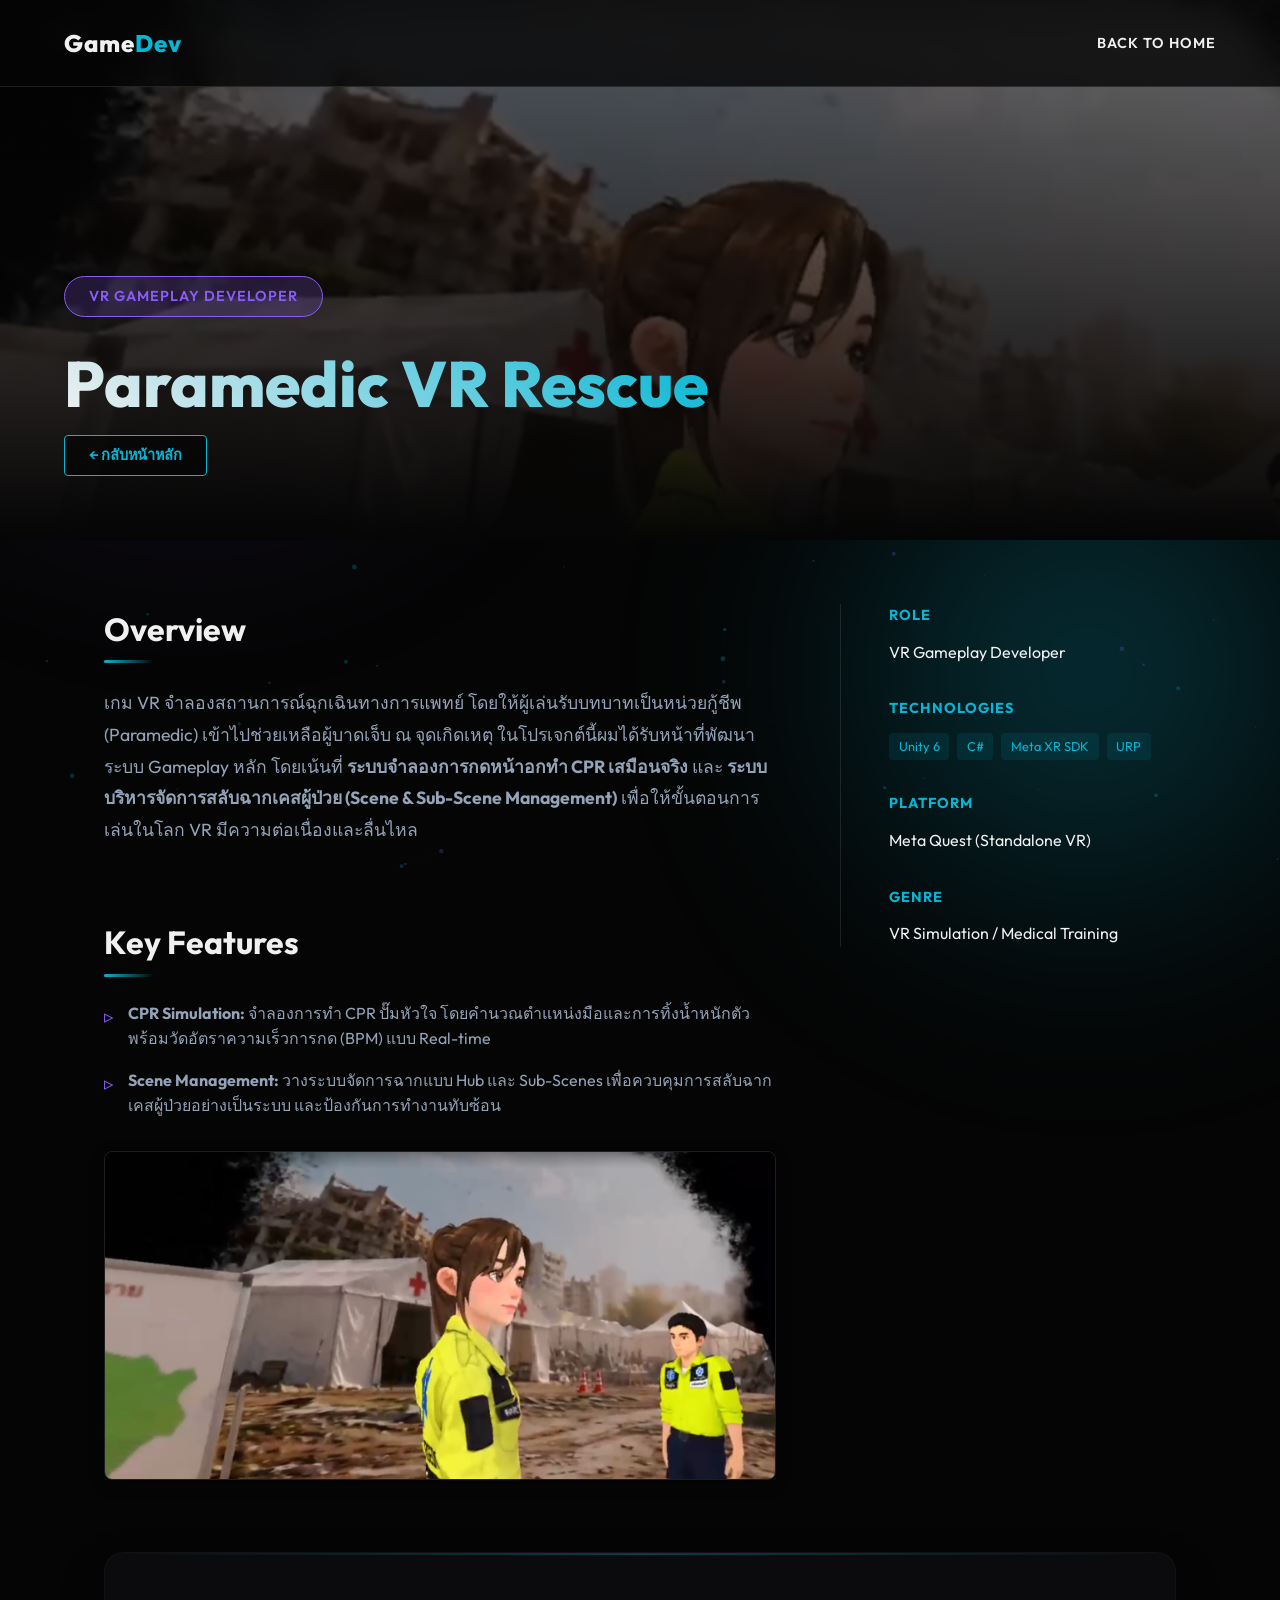
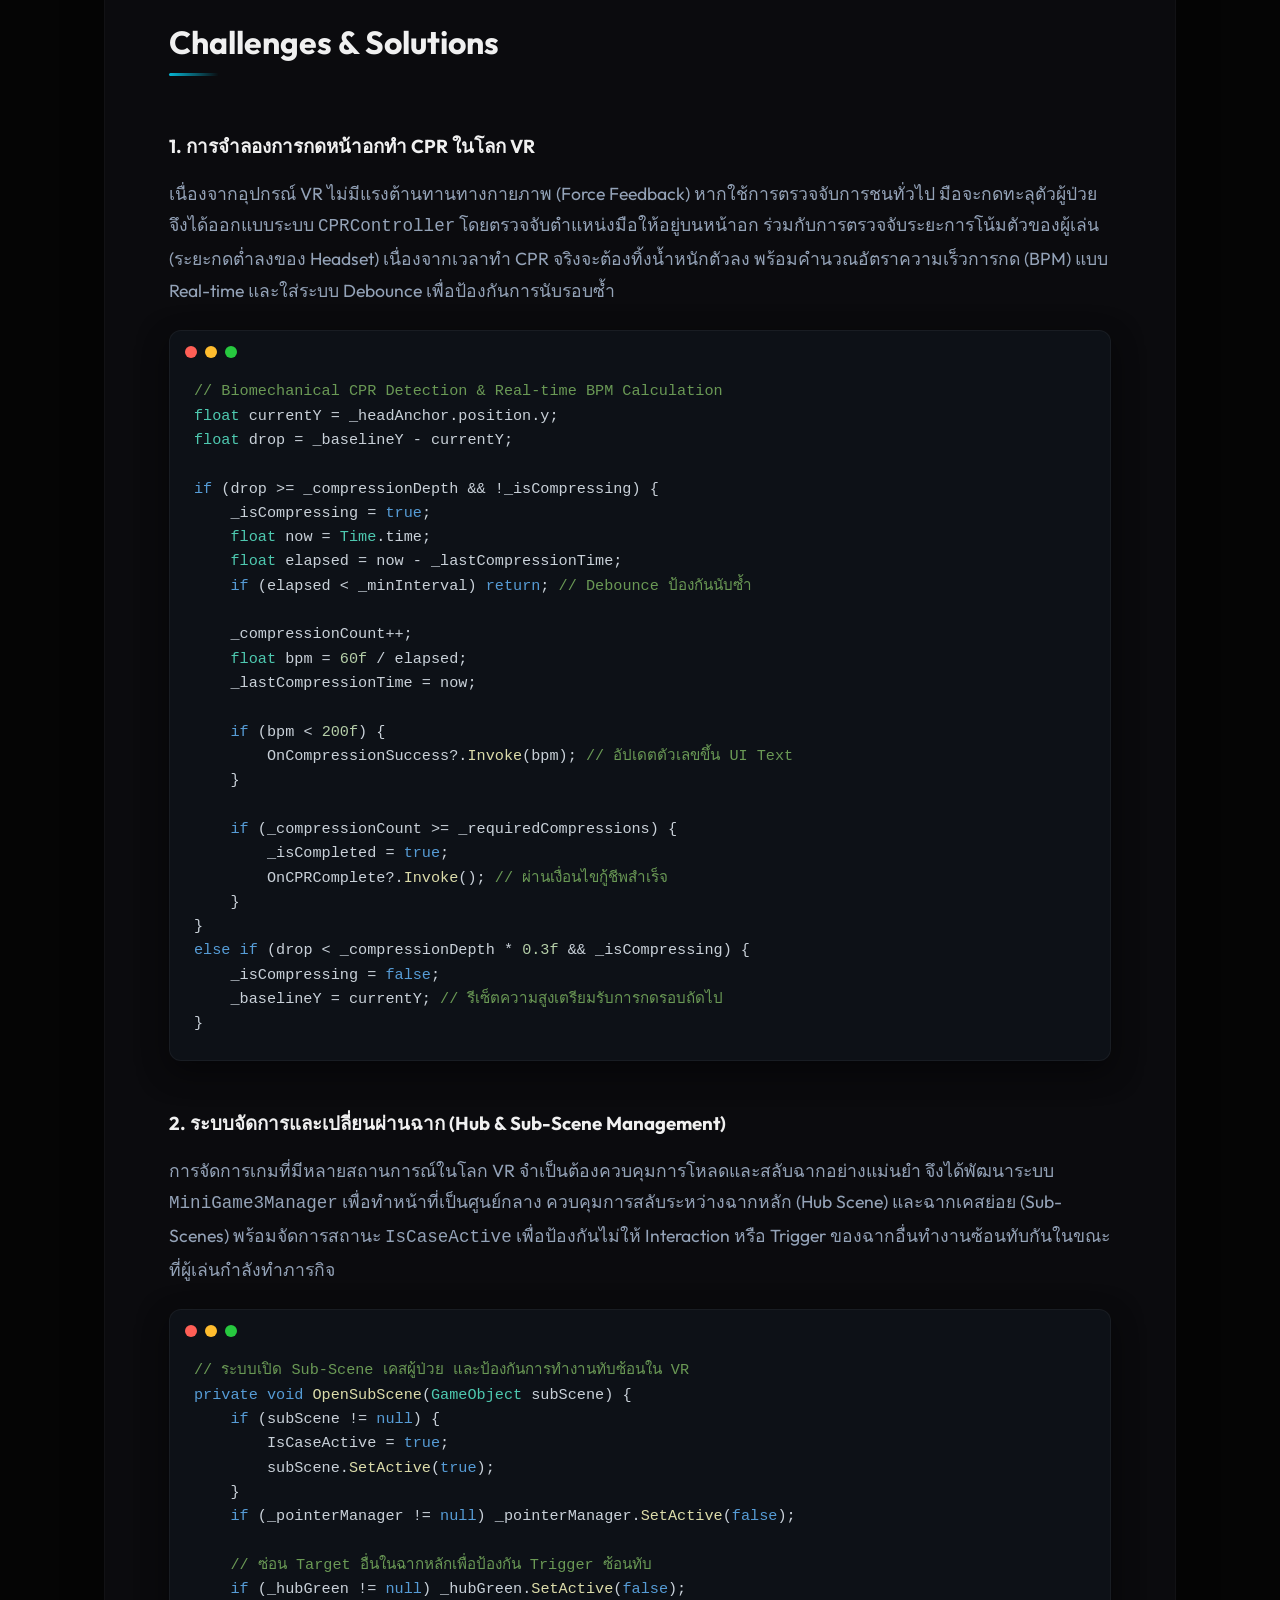
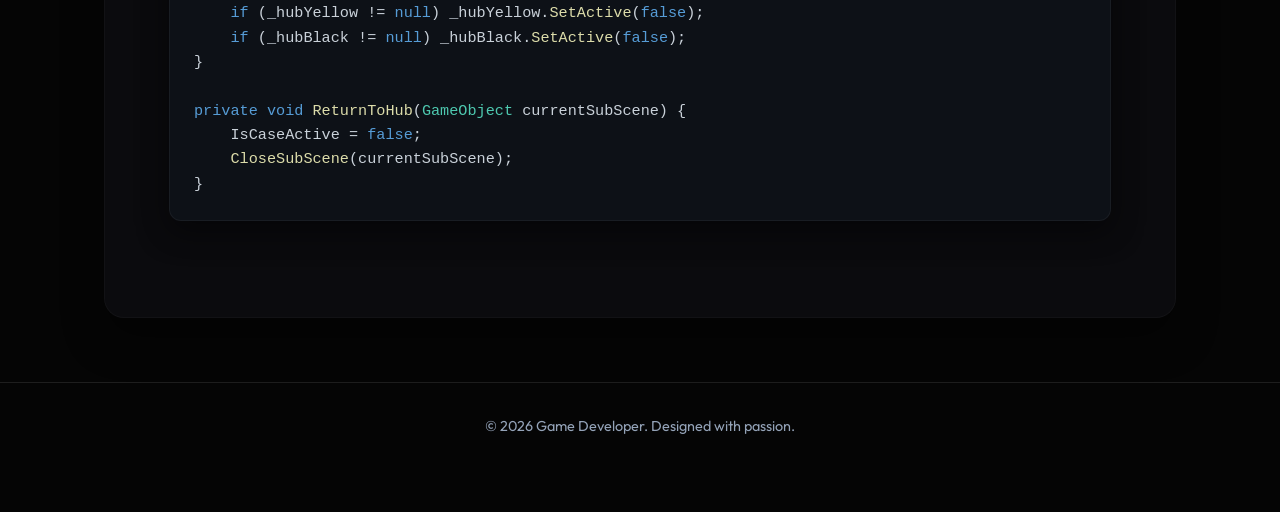
<file: paramedic.html>
<!DOCTYPE html>
<html lang="th">
<head>
    <meta charset="UTF-8">
    <meta name="viewport" content="width=device-width, initial-scale=1.0">
    <title>Paramedic VR Rescue - Portfolio</title>
    <link href="https://fonts.googleapis.com/css2?family=Outfit:wght@300;400;600;800&display=swap" rel="stylesheet">
    <link rel="stylesheet" href="styles.css">
</head>
<body>
    <canvas id="bg-canvas"></canvas>
    
    <nav>
        <div class="logo">Game<span>Dev</span></div>
        <ul class="nav-links">
            <li><a href="index.html">Back to Home</a></li>
        </ul>
    </nav>

    <!-- Hero Section -->
    <header class="project-header" style="background-image: url('Image/Para.png');">
        <div class="project-header-content">
            <span class="project-role-badge">VR Gameplay Developer</span>
            <h1 class="project-title">Paramedic VR Rescue</h1>
            <a href="index.html#projects" class="btn btn-outline" style="background: rgba(0,0,0,0.5);">&larr; กลับหน้าหลัก</a>
        </div>
    </header>

    <main class="project-content">
        <div class="project-grid-layout">
            <!-- Left Column: Details -->
            <div class="project-main-info fade-in">
                <h2 class="project-section-title">Overview</h2>
                <p class="project-text">
                    เกม VR จำลองสถานการณ์ฉุกเฉินทางการแพทย์ โดยให้ผู้เล่นรับบทบาทเป็นหน่วยกู้ชีพ (Paramedic) เข้าไปช่วยเหลือผู้บาดเจ็บ ณ จุดเกิดเหตุ 
                    ในโปรเจกต์นี้ผมได้รับหน้าที่พัฒนาระบบ Gameplay หลัก โดยเน้นที่ <strong>ระบบจำลองการกดหน้าอกทำ CPR เสมือนจริง</strong> และ <strong>ระบบบริหารจัดการสลับฉากเคสผู้ป่วย (Scene & Sub-Scene Management)</strong> เพื่อให้ขั้นตอนการเล่นในโลก VR มีความต่อเนื่องและลื่นไหล
                </p>

                <h2 class="project-section-title" style="margin-top: 3rem;">Key Features</h2>
                <ul class="feature-list">
                    <li><strong>CPR Simulation:</strong> จำลองการทำ CPR ปั๊มหัวใจ โดยคำนวณตำแหน่งมือและการทิ้งน้ำหนักตัว พร้อมวัดอัตราความเร็วการกด (BPM) แบบ Real-time</li>
                    <li><strong>Scene Management:</strong> วางระบบจัดการฉากแบบ Hub และ Sub-Scenes เพื่อควบคุมการสลับฉากเคสผู้ป่วยอย่างเป็นระบบ และป้องกันการทำงานทับซ้อน</li>
                </ul>
                <div style="margin-top: 2rem;">
                    <img src="Image/Para.png" style="width: 100%; border-radius: 8px; border: 1px solid rgba(255,255,255,0.1); box-shadow: 0 5px 15px rgba(0,0,0,0.3);">
                </div>
            </div>

            <!-- Right Column: Sidebar Info -->
            <div class="project-sidebar fade-in">
                <div class="sidebar-item">
                    <h4>Role</h4>
                    <p style="color: var(--text-primary);">VR Gameplay Developer</p>
                </div>
                <div class="sidebar-item">
                    <h4>Technologies</h4>
                    <div class="tech-stack" style="flex-wrap: wrap;">
                        <span>Unity 6</span>
                        <span>C#</span>
                        <span>Meta XR SDK</span>
                        <span>URP</span>
                    </div>
                </div>
                <div class="sidebar-item">
                    <h4>Platform</h4>
                    <p style="color: var(--text-primary);">Meta Quest (Standalone VR)</p>
                </div>
                <div class="sidebar-item">
                    <h4>Genre</h4>
                    <p style="color: var(--text-primary);">VR Simulation / Medical Training</p>
                </div>
            </div>
        </div>

        <!-- Code Section -->
        <div class="code-section fade-in">
            <h2 class="project-section-title">Challenges & Solutions</h2>
            
            <h3 style="color: var(--text-primary); margin: 2rem 0 1rem 0;">1. การจำลองการกดหน้าอกทำ CPR ในโลก VR</h3>
            <p class="project-text">
                เนื่องจากอุปกรณ์ VR ไม่มีแรงต้านทานทางกายภาพ (Force Feedback) หากใช้การตรวจจับการชนทั่วไป มือจะกดทะลุตัวผู้ป่วย จึงได้ออกแบบระบบ <code>CPRController</code> โดยตรวจจับตำแหน่งมือให้อยู่บนหน้าอก ร่วมกับการตรวจจับระยะการโน้มตัวของผู้เล่น (ระยะกดต่ำลงของ Headset) เนื่องจากเวลาทำ CPR จริงจะต้องทิ้งน้ำหนักตัวลง พร้อมคำนวณอัตราความเร็วการกด (BPM) แบบ Real-time และใส่ระบบ Debounce เพื่อป้องกันการนับรอบซ้ำ
            </p>
            <pre class="code-snippet"><code><span class="code-comment">// Biomechanical CPR Detection & Real-time BPM Calculation</span>
<span class="code-type">float</span> currentY = _headAnchor.position.y;
<span class="code-type">float</span> drop = _baselineY - currentY;

<span class="code-keyword">if</span> (drop >= _compressionDepth && !_isCompressing) {
    _isCompressing = <span class="code-keyword">true</span>;
    <span class="code-type">float</span> now = <span class="code-type">Time</span>.time;
    <span class="code-type">float</span> elapsed = now - _lastCompressionTime;
    <span class="code-keyword">if</span> (elapsed < _minInterval) <span class="code-keyword">return</span>; <span class="code-comment">// Debounce ป้องกันนับซ้ำ</span>

    _compressionCount++;
    <span class="code-type">float</span> bpm = <span class="code-number">60f</span> / elapsed;
    _lastCompressionTime = now;

    <span class="code-keyword">if</span> (bpm < <span class="code-number">200f</span>) {
        OnCompressionSuccess?.<span class="code-function">Invoke</span>(bpm); <span class="code-comment">// อัปเดตตัวเลขขึ้น UI Text</span>
    }

    <span class="code-keyword">if</span> (_compressionCount >= _requiredCompressions) {
        _isCompleted = <span class="code-keyword">true</span>;
        OnCPRComplete?.<span class="code-function">Invoke</span>(); <span class="code-comment">// ผ่านเงื่อนไขกู้ชีพสำเร็จ</span>
    }
}
<span class="code-keyword">else if</span> (drop < _compressionDepth * <span class="code-number">0.3f</span> && _isCompressing) {
    _isCompressing = <span class="code-keyword">false</span>;
    _baselineY = currentY; <span class="code-comment">// รีเซ็ตความสูงเตรียมรับการกดรอบถัดไป</span>
}</code></pre>

            <h3 style="color: var(--text-primary); margin: 3rem 0 1rem 0;">2. ระบบจัดการและเปลี่ยนผ่านฉาก (Hub & Sub-Scene Management)</h3>
            <p class="project-text">
                การจัดการเกมที่มีหลายสถานการณ์ในโลก VR จำเป็นต้องควบคุมการโหลดและสลับฉากอย่างแม่นยำ จึงได้พัฒนาระบบ <code>MiniGame3Manager</code> เพื่อทำหน้าที่เป็นศูนย์กลาง ควบคุมการสลับระหว่างฉากหลัก (Hub Scene) และฉากเคสย่อย (Sub-Scenes) พร้อมจัดการสถานะ <code>IsCaseActive</code> เพื่อป้องกันไม่ให้ Interaction หรือ Trigger ของฉากอื่นทำงานซ้อนทับกันในขณะที่ผู้เล่นกำลังทำภารกิจ
            </p>
            <pre class="code-snippet"><code><span class="code-comment">// ระบบเปิด Sub-Scene เคสผู้ป่วย และป้องกันการทำงานทับซ้อนใน VR</span>
<span class="code-keyword">private void</span> <span class="code-function">OpenSubScene</span>(<span class="code-type">GameObject</span> subScene) {
    <span class="code-keyword">if</span> (subScene != <span class="code-keyword">null</span>) {
        IsCaseActive = <span class="code-keyword">true</span>;
        subScene.<span class="code-function">SetActive</span>(<span class="code-keyword">true</span>);
    }
    <span class="code-keyword">if</span> (_pointerManager != <span class="code-keyword">null</span>) _pointerManager.<span class="code-function">SetActive</span>(<span class="code-keyword">false</span>);
    
    <span class="code-comment">// ซ่อน Target อื่นในฉากหลักเพื่อป้องกัน Trigger ซ้อนทับ</span>
    <span class="code-keyword">if</span> (_hubGreen != <span class="code-keyword">null</span>) _hubGreen.<span class="code-function">SetActive</span>(<span class="code-keyword">false</span>);
    <span class="code-keyword">if</span> (_hubYellow != <span class="code-keyword">null</span>) _hubYellow.<span class="code-function">SetActive</span>(<span class="code-keyword">false</span>);
    <span class="code-keyword">if</span> (_hubBlack != <span class="code-keyword">null</span>) _hubBlack.<span class="code-function">SetActive</span>(<span class="code-keyword">false</span>);
}

<span class="code-keyword">private void</span> <span class="code-function">ReturnToHub</span>(<span class="code-type">GameObject</span> currentSubScene) {
    IsCaseActive = <span class="code-keyword">false</span>;
    <span class="code-function">CloseSubScene</span>(currentSubScene);
}</code></pre>
        </div>
    </main>

    <footer>
        <p>&copy; 2026 Game Developer. Designed with passion.</p>
    </footer>

    <script src="script.js"></script>
</body>
</html>
</file>
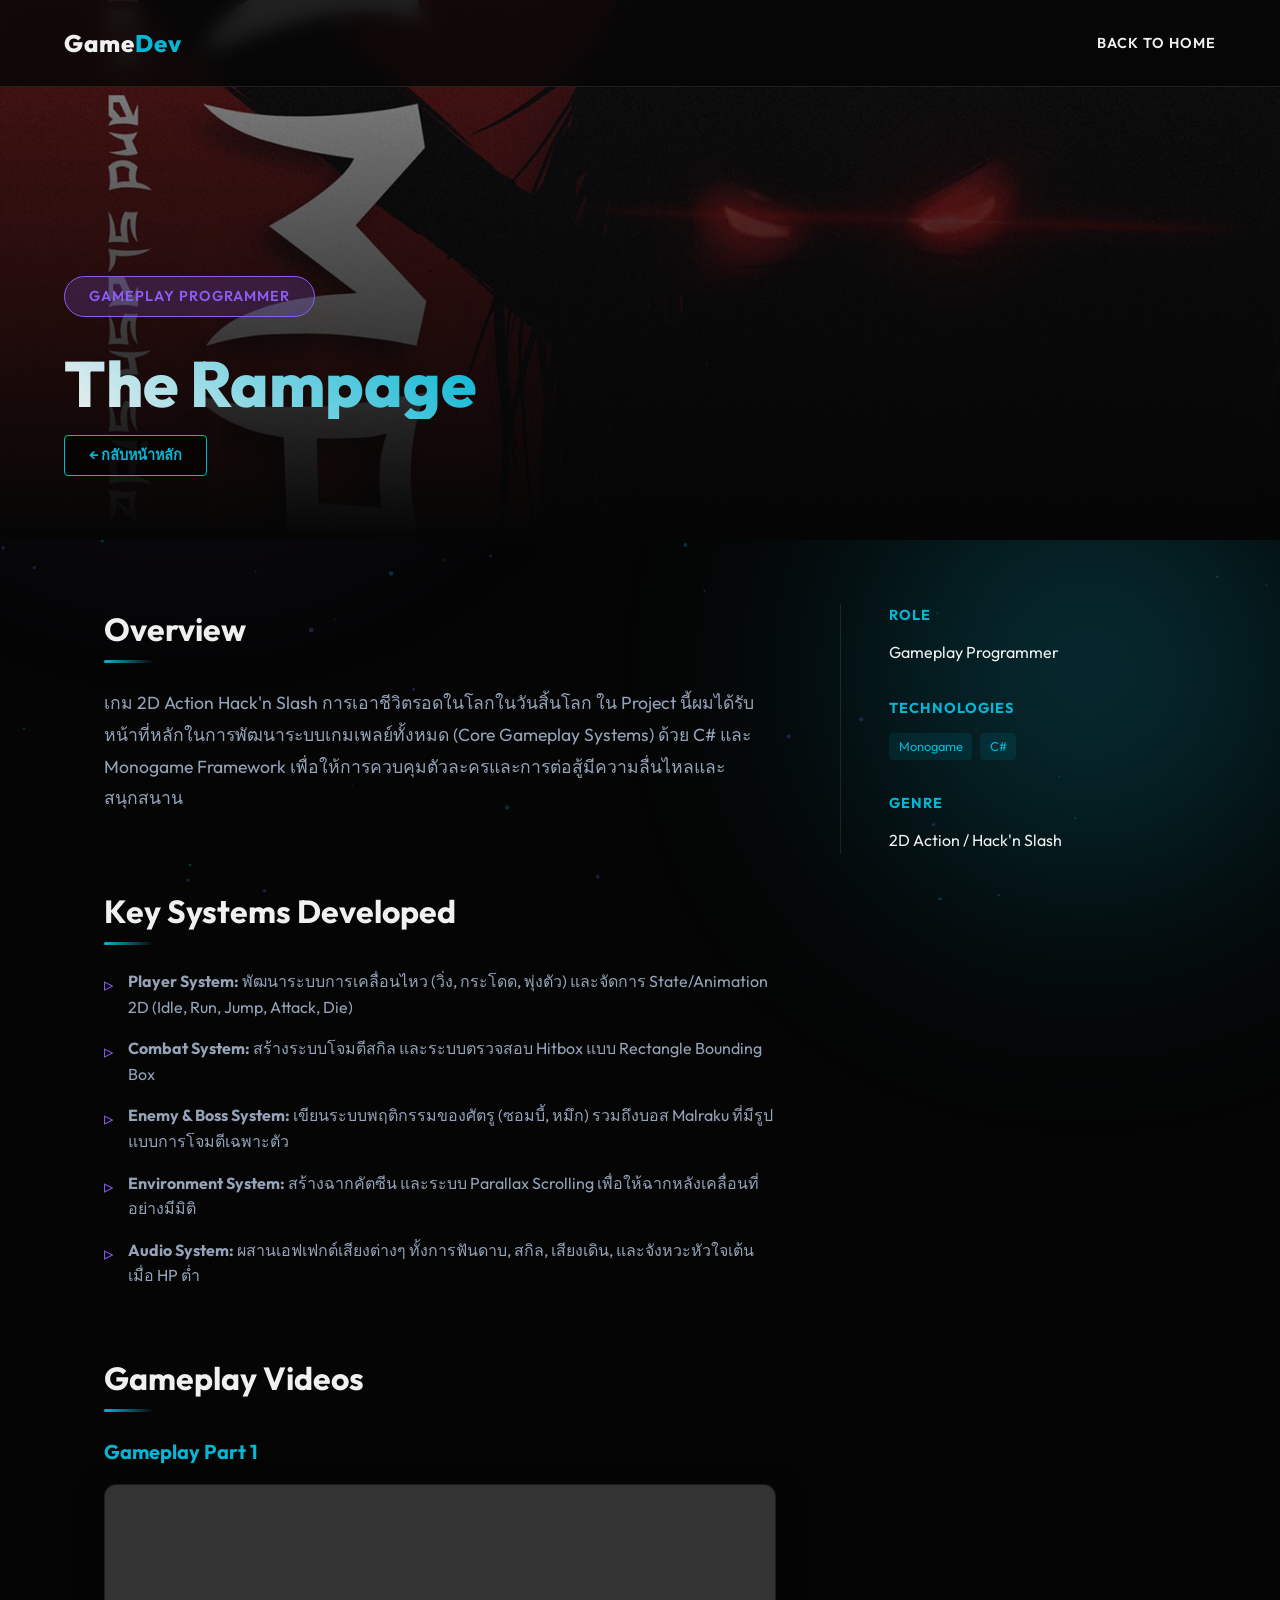
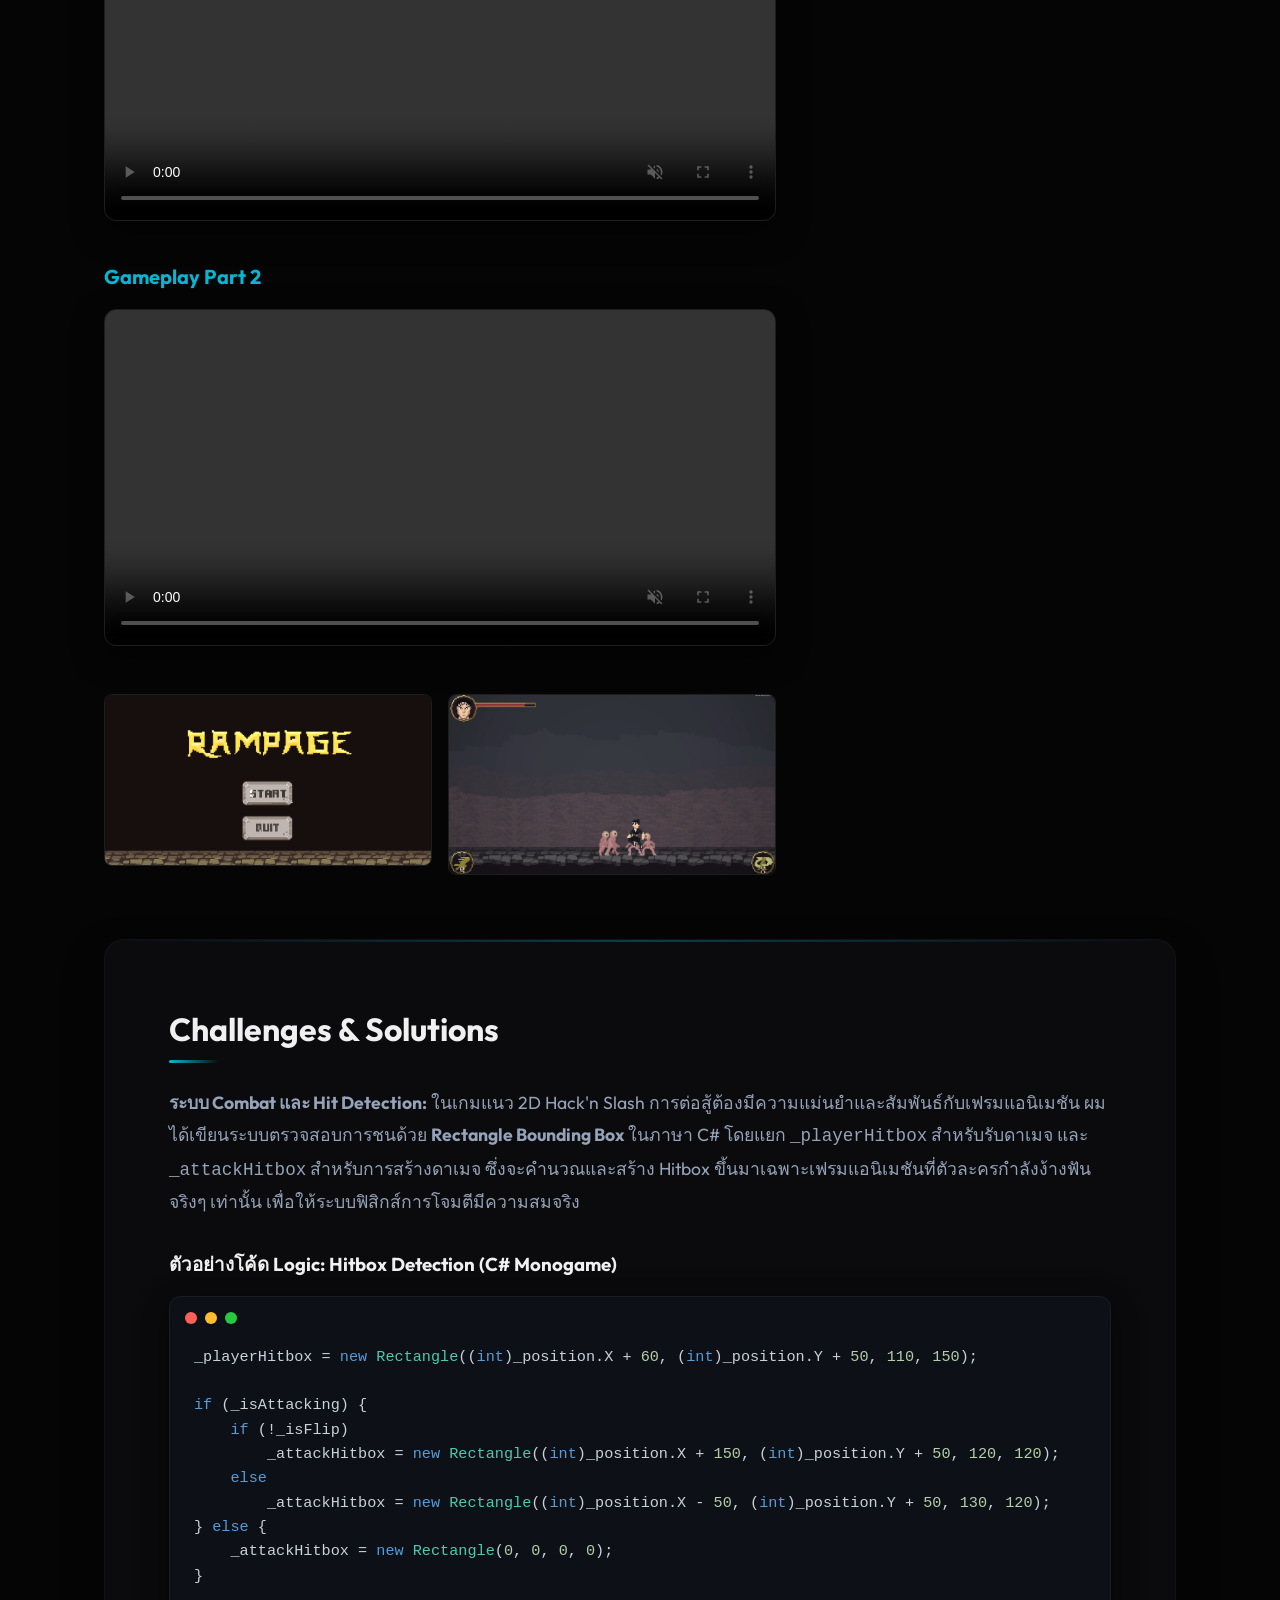
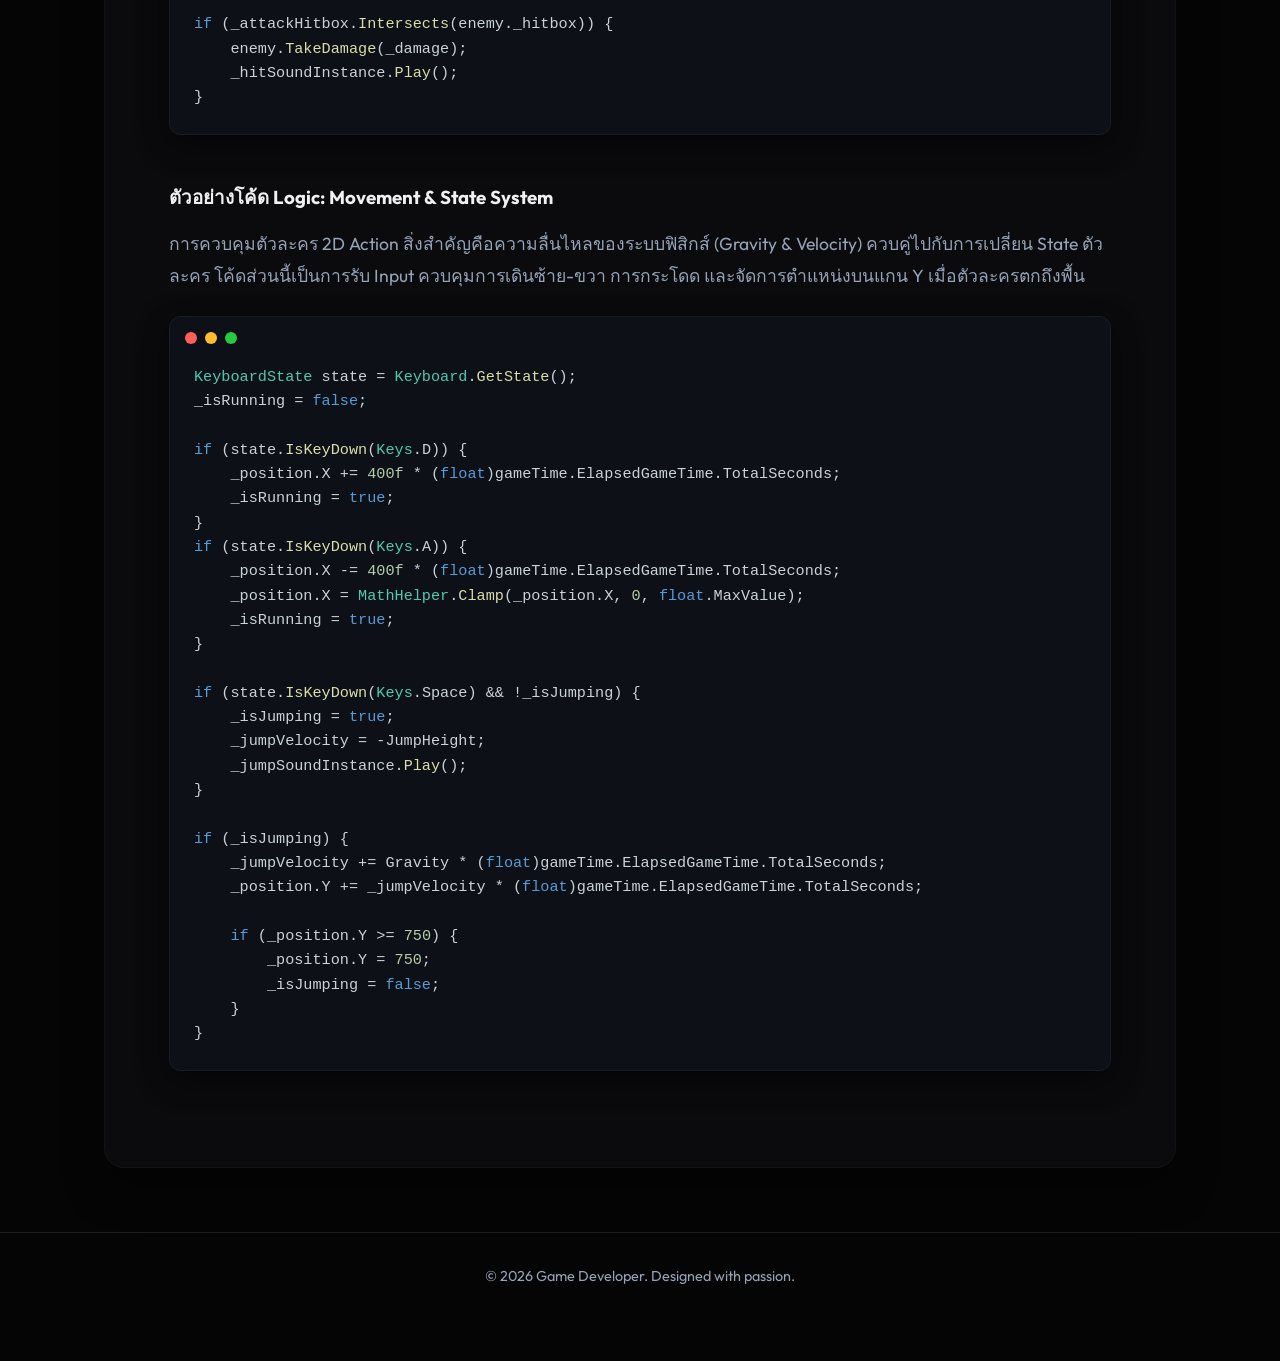
<file: rampage.html>
<!DOCTYPE html>
<html lang="th">
<head>
    <meta charset="UTF-8">
    <meta name="viewport" content="width=device-width, initial-scale=1.0">
    <title>The Rampage - Portfolio</title>
    <link href="https://fonts.googleapis.com/css2?family=Outfit:wght@300;400;600;800&display=swap" rel="stylesheet">
    <link rel="stylesheet" href="styles.css">
</head>
<body>
    <canvas id="bg-canvas"></canvas>
    
    <nav>
        <div class="logo">Game<span>Dev</span></div>
        <ul class="nav-links">
            <li><a href="index.html">Back to Home</a></li>
        </ul>
    </nav>

    <!-- Hero Section -->
    <header class="project-header" style="background-image: url('Image/Rampage/ram.jpg');">
        <div class="project-header-content">
            <span class="project-role-badge">Gameplay Programmer</span>
            <h1 class="project-title">The Rampage</h1>
            <a href="index.html#projects" class="btn btn-outline" style="background: rgba(0,0,0,0.5);">&larr; กลับหน้าหลัก</a>
        </div>
    </header>

    <main class="project-content">
        <div class="project-grid-layout">
            <!-- Left Column: Details -->
            <div class="project-main-info fade-in">
                <h2 class="project-section-title">Overview</h2>
                <p class="project-text">
                    เกม 2D Action Hack'n Slash การเอาชีวิตรอดในโลกในวันสิ้นโลก 
                    ใน Project นี้ผมได้รับหน้าที่หลักในการพัฒนาระบบเกมเพลย์ทั้งหมด (Core Gameplay Systems) ด้วย C# และ Monogame Framework เพื่อให้การควบคุมตัวละครและการต่อสู้มีความลื่นไหลและสนุกสนาน
                </p>

                <h2 class="project-section-title" style="margin-top: 3rem;">Key Systems Developed</h2>
                <ul class="feature-list">
                    <li><strong>Player System:</strong> พัฒนาระบบการเคลื่อนไหว (วิ่ง, กระโดด, พุ่งตัว) และจัดการ State/Animation 2D (Idle, Run, Jump, Attack, Die)</li>
                    <li><strong>Combat System:</strong> สร้างระบบโจมตีสกิล และระบบตรวจสอบ Hitbox แบบ Rectangle Bounding Box</li>
                    <li><strong>Enemy & Boss System:</strong> เขียนระบบพฤติกรรมของศัตรู (ซอมบี้, หมึก) รวมถึงบอส Malraku ที่มีรูปแบบการโจมตีเฉพาะตัว</li>
                    <li><strong>Environment System:</strong> สร้างฉากคัตซีน และระบบ Parallax Scrolling เพื่อให้ฉากหลังเคลื่อนที่อย่างมีมิติ</li>
                    <li><strong>Audio System:</strong> ผสานเอฟเฟกต์เสียงต่างๆ ทั้งการฟันดาบ, สกิล, เสียงเดิน, และจังหวะหัวใจเต้นเมื่อ HP ต่ำ</li>
                </ul>
                
                <!-- Gameplay Video -->
                <h2 class="project-section-title" style="margin-top: 3rem;">Gameplay Videos</h2>
                
                <h3 style="color: var(--accent-secondary); margin-bottom: 1rem; font-size: 1.25rem;">Gameplay Part 1</h3>
                <div style="margin-bottom: 2.5rem; border-radius: 12px; overflow: hidden; border: 1px solid rgba(255,255,255,0.1); box-shadow: 0 10px 30px rgba(0,0,0,0.5);">
                    <video width="100%" controls autoplay muted loop playsinline style="display: block;">
                        <source src="Image/Rampage/RampagePart1.mp4" type="video/mp4">
                        Your browser does not support the video tag.
                    </video>
                </div>

                <h3 style="color: var(--accent-secondary); margin-bottom: 1rem; font-size: 1.25rem;">Gameplay Part 2</h3>
                <div style="margin-bottom: 3rem; border-radius: 12px; overflow: hidden; border: 1px solid rgba(255,255,255,0.1); box-shadow: 0 10px 30px rgba(0,0,0,0.5);">
                    <video width="100%" controls autoplay muted loop playsinline style="display: block;">
                        <source src="Image/Rampage/RampagePart2.mp4" type="video/mp4">
                        Your browser does not support the video tag.
                    </video>
                </div>
                
                <!-- Extra Images Gallery if exists -->
                <div style="display: grid; grid-template-columns: 1fr 1fr; gap: 1rem; margin-top: 2rem;">
                    <img src="Image/Rampage/ram4.png" style="width:100%; border-radius: 8px; border: 1px solid rgba(255,255,255,0.1);">
                    <img src="Image/Rampage/ram5.png" style="width:100%; border-radius: 8px; border: 1px solid rgba(255,255,255,0.1);">
                </div>
            </div>

            <!-- Right Column: Sidebar Info -->
            <div class="project-sidebar fade-in">
                <div class="sidebar-item">
                    <h4>Role</h4>
                    <p style="color: var(--text-primary);">Gameplay Programmer</p>
                </div>
                <div class="sidebar-item">
                    <h4>Technologies</h4>
                    <div class="tech-stack" style="flex-wrap: wrap;">
                        <span>Monogame</span>
                        <span>C#</span>
                    </div>
                </div>
                <div class="sidebar-item">
                    <h4>Genre</h4>
                    <p style="color: var(--text-primary);">2D Action / Hack'n Slash</p>
                </div>
            </div>
        </div>

        <!-- Code Section -->
        <div class="code-section fade-in">
            <h2 class="project-section-title">Challenges & Solutions</h2>
            <p class="project-text">
                <strong>ระบบ Combat และ Hit Detection:</strong> ในเกมแนว 2D Hack'n Slash การต่อสู้ต้องมีความแม่นยำและสัมพันธ์กับเฟรมแอนิเมชัน
                ผมได้เขียนระบบตรวจสอบการชนด้วย <strong>Rectangle Bounding Box</strong> ในภาษา C# โดยแยก <code>_playerHitbox</code> สำหรับรับดาเมจ และ <code>_attackHitbox</code> สำหรับการสร้างดาเมจ ซึ่งจะคำนวณและสร้าง Hitbox ขึ้นมาเฉพาะเฟรมแอนิเมชันที่ตัวละครกำลังง้างฟันจริงๆ เท่านั้น เพื่อให้ระบบฟิสิกส์การโจมตีมีความสมจริง
            </p>
            
            <h3 style="color: var(--text-primary); margin: 2rem 0 1rem 0;">ตัวอย่างโค้ด Logic: Hitbox Detection (C# Monogame)</h3>
            <pre class="code-snippet"><code>_playerHitbox = <span class="code-keyword">new</span> <span class="code-type">Rectangle</span>((<span class="code-keyword">int</span>)_position.X + <span class="code-number">60</span>, (<span class="code-keyword">int</span>)_position.Y + <span class="code-number">50</span>, <span class="code-number">110</span>, <span class="code-number">150</span>);

<span class="code-keyword">if</span> (_isAttacking) {
    <span class="code-keyword">if</span> (!_isFlip)
        _attackHitbox = <span class="code-keyword">new</span> <span class="code-type">Rectangle</span>((<span class="code-keyword">int</span>)_position.X + <span class="code-number">150</span>, (<span class="code-keyword">int</span>)_position.Y + <span class="code-number">50</span>, <span class="code-number">120</span>, <span class="code-number">120</span>);
    <span class="code-keyword">else</span>
        _attackHitbox = <span class="code-keyword">new</span> <span class="code-type">Rectangle</span>((<span class="code-keyword">int</span>)_position.X - <span class="code-number">50</span>, (<span class="code-keyword">int</span>)_position.Y + <span class="code-number">50</span>, <span class="code-number">130</span>, <span class="code-number">120</span>);
} <span class="code-keyword">else</span> {
    _attackHitbox = <span class="code-keyword">new</span> <span class="code-type">Rectangle</span>(<span class="code-number">0</span>, <span class="code-number">0</span>, <span class="code-number">0</span>, <span class="code-number">0</span>);
}

<span class="code-keyword">if</span> (_attackHitbox.<span class="code-function">Intersects</span>(enemy._hitbox)) {
    enemy.<span class="code-function">TakeDamage</span>(_damage);
    _hitSoundInstance.<span class="code-function">Play</span>();
}</code></pre>

            <h3 style="color: var(--text-primary); margin: 3rem 0 1rem 0;">ตัวอย่างโค้ด Logic: Movement & State System</h3>
            <p class="project-text">
                การควบคุมตัวละคร 2D Action สิ่งสำคัญคือความลื่นไหลของระบบฟิสิกส์ (Gravity & Velocity) ควบคู่ไปกับการเปลี่ยน State ตัวละคร โค้ดส่วนนี้เป็นการรับ Input ควบคุมการเดินซ้าย-ขวา การกระโดด และจัดการตำแหน่งบนแกน Y เมื่อตัวละครตกถึงพื้น
            </p>
            <pre class="code-snippet"><code><span class="code-type">KeyboardState</span> state = <span class="code-type">Keyboard</span>.<span class="code-function">GetState</span>();
_isRunning = <span class="code-keyword">false</span>;

<span class="code-keyword">if</span> (state.<span class="code-function">IsKeyDown</span>(<span class="code-type">Keys</span>.D)) {
    _position.X += <span class="code-number">400f</span> * (<span class="code-keyword">float</span>)gameTime.ElapsedGameTime.TotalSeconds;
    _isRunning = <span class="code-keyword">true</span>;
}
<span class="code-keyword">if</span> (state.<span class="code-function">IsKeyDown</span>(<span class="code-type">Keys</span>.A)) {
    _position.X -= <span class="code-number">400f</span> * (<span class="code-keyword">float</span>)gameTime.ElapsedGameTime.TotalSeconds;
    _position.X = <span class="code-type">MathHelper</span>.<span class="code-function">Clamp</span>(_position.X, <span class="code-number">0</span>, <span class="code-keyword">float</span>.MaxValue);
    _isRunning = <span class="code-keyword">true</span>;         
}

<span class="code-keyword">if</span> (state.<span class="code-function">IsKeyDown</span>(<span class="code-type">Keys</span>.Space) && !_isJumping) {
    _isJumping = <span class="code-keyword">true</span>;
    _jumpVelocity = -JumpHeight;
    _jumpSoundInstance.<span class="code-function">Play</span>();
}

<span class="code-keyword">if</span> (_isJumping) {
    _jumpVelocity += Gravity * (<span class="code-keyword">float</span>)gameTime.ElapsedGameTime.TotalSeconds;
    _position.Y += _jumpVelocity * (<span class="code-keyword">float</span>)gameTime.ElapsedGameTime.TotalSeconds;

    <span class="code-keyword">if</span> (_position.Y >= <span class="code-number">750</span>) {
        _position.Y = <span class="code-number">750</span>;
        _isJumping = <span class="code-keyword">false</span>;
    }
}</code></pre>
        </div>
    </main>

    <footer>
        <p>&copy; 2026 Game Developer. Designed with passion.</p>
    </footer>

    <script src="script.js"></script>
</body>
</html>
</file>
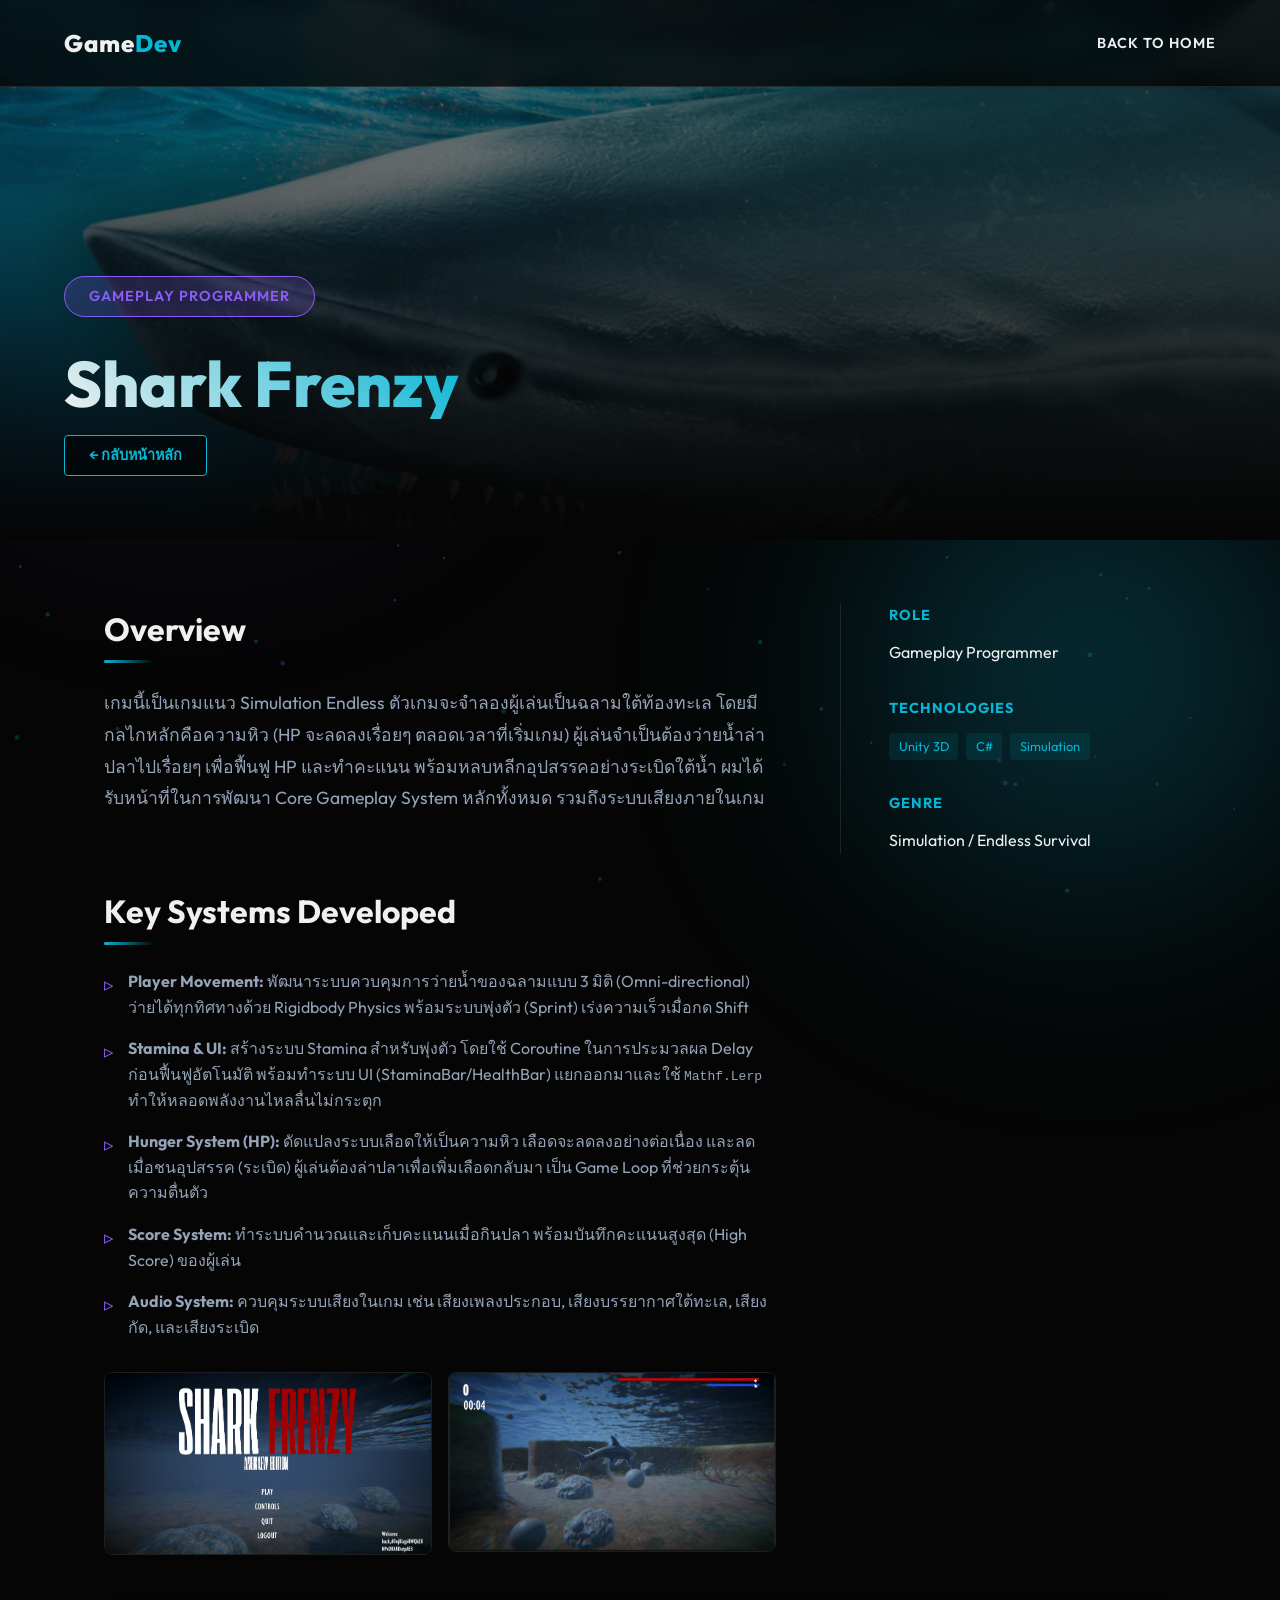
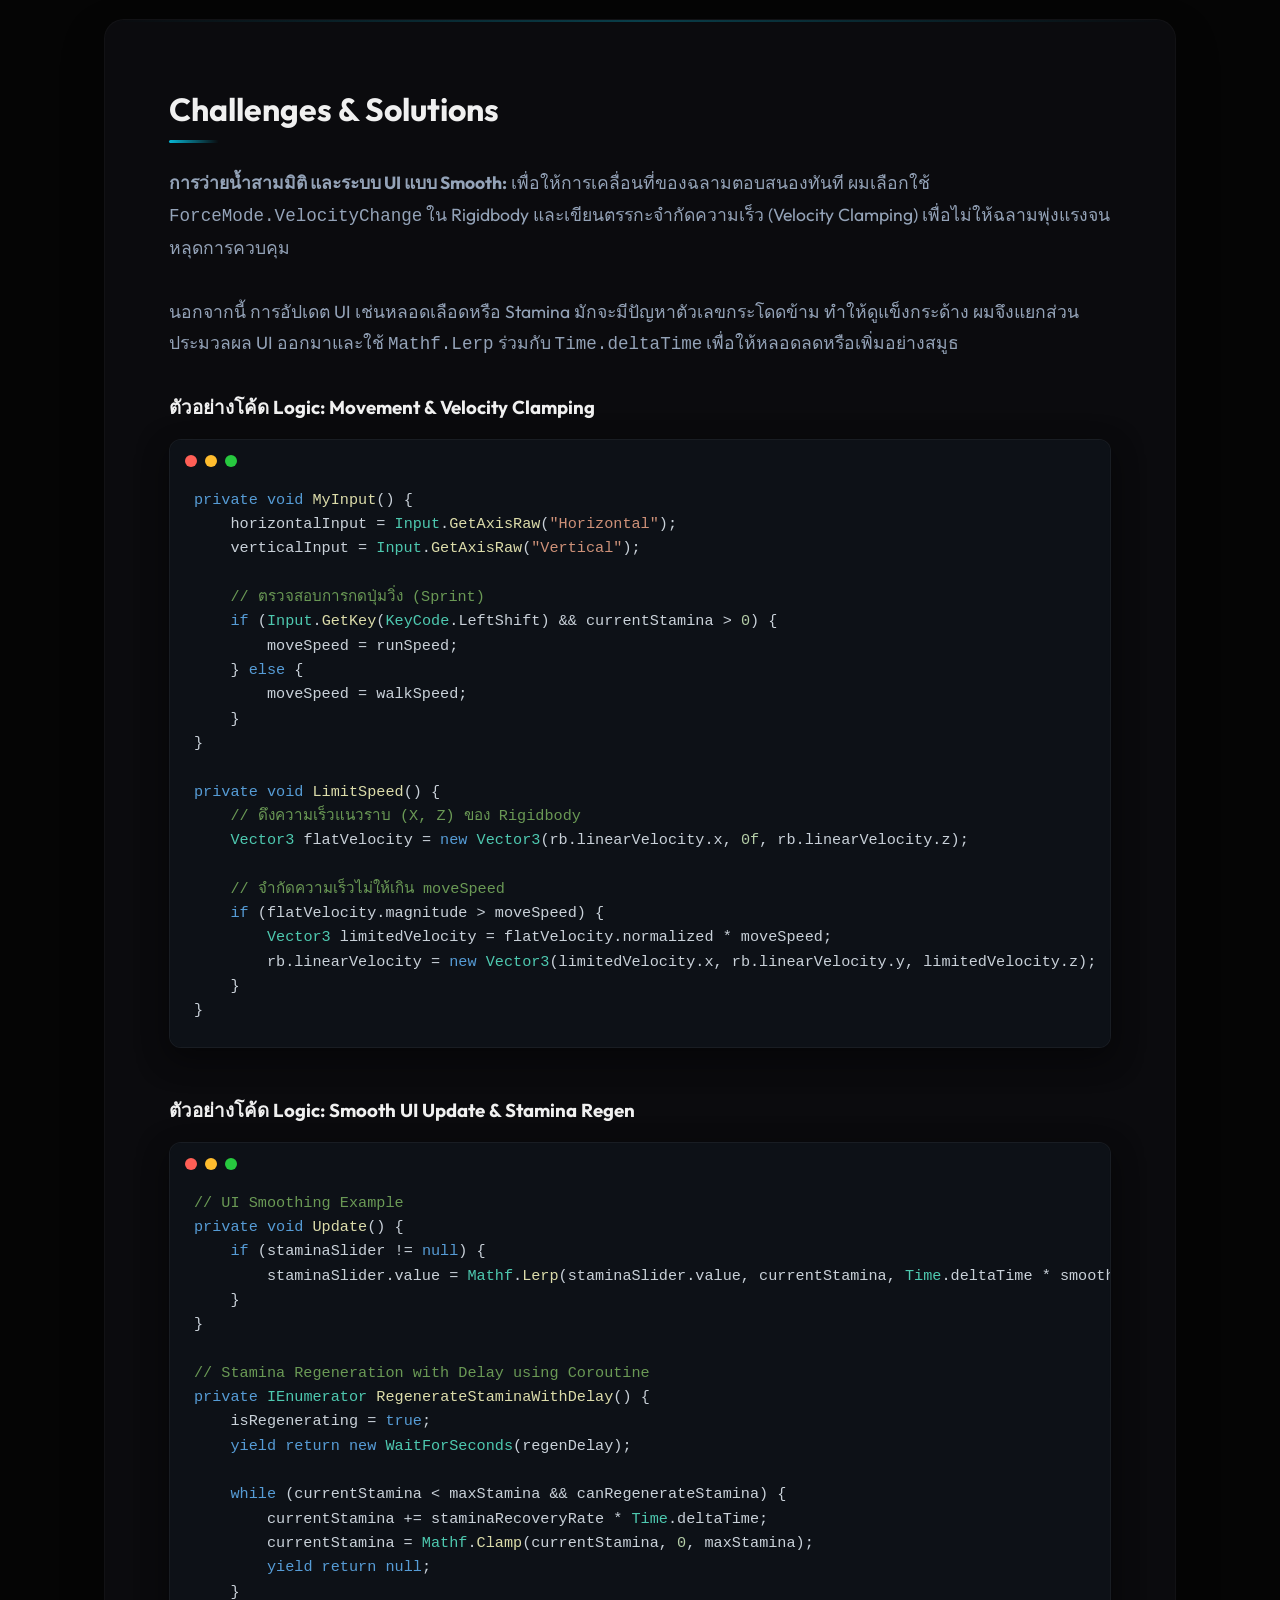
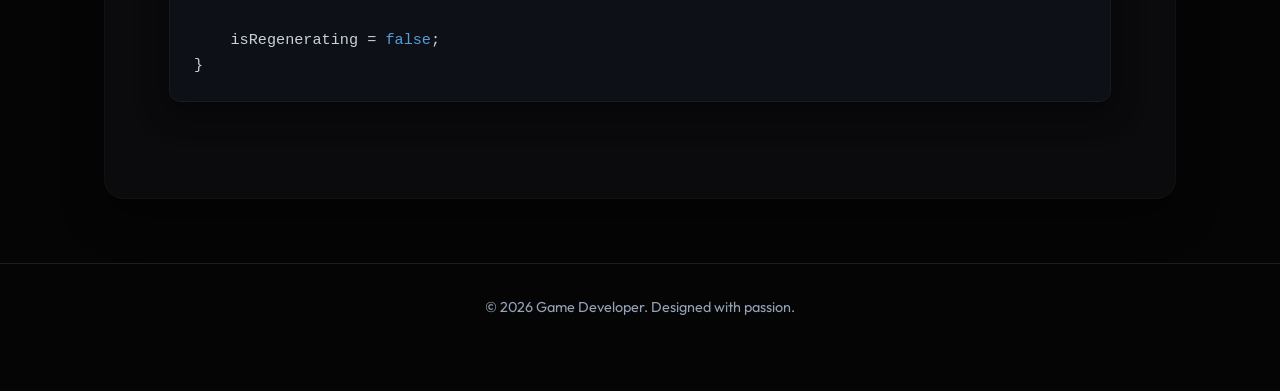
<file: shark-frenzy.html>
<!DOCTYPE html>
<html lang="th">
<head>
    <meta charset="UTF-8">
    <meta name="viewport" content="width=device-width, initial-scale=1.0">
    <title>Shark Frenzy - Portfolio</title>
    <link href="https://fonts.googleapis.com/css2?family=Outfit:wght@300;400;600;800&display=swap" rel="stylesheet">
    <link rel="stylesheet" href="styles.css">
</head>
<body>
    <canvas id="bg-canvas"></canvas>
    
    <nav>
        <div class="logo">Game<span>Dev</span></div>
        <ul class="nav-links">
            <li><a href="index.html">Back to Home</a></li>
        </ul>
    </nav>

    <!-- Hero Section -->
    <header class="project-header" style="background-image: url('Image/Frenzy Shark/Shark.jpg');">
        <div class="project-header-content">
            <span class="project-role-badge">Gameplay Programmer</span>
            <h1 class="project-title">Shark Frenzy</h1>
            <a href="index.html#projects" class="btn btn-outline" style="background: rgba(0,0,0,0.5);">&larr; กลับหน้าหลัก</a>
        </div>
    </header>

    <main class="project-content">
        <div class="project-grid-layout">
            <!-- Left Column: Details -->
            <div class="project-main-info fade-in">
                <h2 class="project-section-title">Overview</h2>
                <p class="project-text">
                    เกมนี้เป็นเกมแนว Simulation Endless ตัวเกมจะจำลองผู้เล่นเป็นฉลามใต้ท้องทะเล 
                    โดยมีกลไกหลักคือความหิว (HP จะลดลงเรื่อยๆ ตลอดเวลาที่เริ่มเกม) 
                    ผู้เล่นจำเป็นต้องว่ายน้ำล่าปลาไปเรื่อยๆ เพื่อฟื้นฟู HP และทำคะแนน พร้อมหลบหลีกอุปสรรคอย่างระเบิดใต้น้ำ 
                    ผมได้รับหน้าที่ในการพัฒนา Core Gameplay System หลักทั้งหมด รวมถึงระบบเสียงภายในเกม
                </p>

                <h2 class="project-section-title" style="margin-top: 3rem;">Key Systems Developed</h2>
                <ul class="feature-list">
                    <li><strong>Player Movement:</strong> พัฒนาระบบควบคุมการว่ายน้ำของฉลามแบบ 3 มิติ (Omni-directional) ว่ายได้ทุกทิศทางด้วย Rigidbody Physics พร้อมระบบพุ่งตัว (Sprint) เร่งความเร็วเมื่อกด Shift</li>
                    <li><strong>Stamina & UI:</strong> สร้างระบบ Stamina สำหรับพุ่งตัว โดยใช้ Coroutine ในการประมวลผล Delay ก่อนฟื้นฟูอัตโนมัติ พร้อมทำระบบ UI (StaminaBar/HealthBar) แยกออกมาและใช้ <code>Mathf.Lerp</code> ทำให้หลอดพลังงานไหลลื่นไม่กระตุก</li>
                    <li><strong>Hunger System (HP):</strong> ดัดแปลงระบบเลือดให้เป็นความหิว เลือดจะลดลงอย่างต่อเนื่อง และลดเมื่อชนอุปสรรค (ระเบิด) ผู้เล่นต้องล่าปลาเพื่อเพิ่มเลือดกลับมา เป็น Game Loop ที่ช่วยกระตุ้นความตื่นตัว</li>
                    <li><strong>Score System:</strong> ทำระบบคำนวณและเก็บคะแนนเมื่อกินปลา พร้อมบันทึกคะแนนสูงสุด (High Score) ของผู้เล่น</li>
                    <li><strong>Audio System:</strong> ควบคุมระบบเสียงในเกม เช่น เสียงเพลงประกอบ, เสียงบรรยากาศใต้ทะเล, เสียงกัด, และเสียงระเบิด</li>
                </ul>
                
                <!-- Extra Images Gallery -->
                <div style="display: grid; grid-template-columns: 1fr 1fr; gap: 1rem; margin-top: 2rem;">
                    <img src="Image/Frenzy Shark/Shark1.png" style="width:100%; border-radius: 8px; border: 1px solid rgba(255,255,255,0.1);">
                    <img src="Image/Frenzy Shark/Shark2.png" style="width:100%; border-radius: 8px; border: 1px solid rgba(255,255,255,0.1);">
                </div>
            </div>

            <!-- Right Column: Sidebar Info -->
            <div class="project-sidebar fade-in">
                <div class="sidebar-item">
                    <h4>Role</h4>
                    <p style="color: var(--text-primary);">Gameplay Programmer</p>
                </div>
                <div class="sidebar-item">
                    <h4>Technologies</h4>
                    <div class="tech-stack" style="flex-wrap: wrap;">
                        <span>Unity 3D</span>
                        <span>C#</span>
                        <span>Simulation</span>
                    </div>
                </div>
                <div class="sidebar-item">
                    <h4>Genre</h4>
                    <p style="color: var(--text-primary);">Simulation / Endless Survival</p>
                </div>
            </div>
        </div>

        <!-- Code Section -->
        <div class="code-section fade-in">
            <h2 class="project-section-title">Challenges & Solutions</h2>
            <p class="project-text">
                <strong>การว่ายน้ำสามมิติ และระบบ UI แบบ Smooth:</strong> เพื่อให้การเคลื่อนที่ของฉลามตอบสนองทันที ผมเลือกใช้ <code>ForceMode.VelocityChange</code> ใน Rigidbody และเขียนตรรกะจำกัดความเร็ว (Velocity Clamping) เพื่อไม่ให้ฉลามพุ่งแรงจนหลุดการควบคุม<br><br>
                นอกจากนี้ การอัปเดต UI เช่นหลอดเลือดหรือ Stamina มักจะมีปัญหาตัวเลขกระโดดข้าม ทำให้ดูแข็งกระด้าง ผมจึงแยกส่วนประมวลผล UI ออกมาและใช้ <code>Mathf.Lerp</code> ร่วมกับ <code>Time.deltaTime</code> เพื่อให้หลอดลดหรือเพิ่มอย่างสมูธ
            </p>
            
            <h3 style="color: var(--text-primary); margin: 2rem 0 1rem 0;">ตัวอย่างโค้ด Logic: Movement & Velocity Clamping</h3>
            <pre class="code-snippet"><code><span class="code-keyword">private void</span> <span class="code-function">MyInput</span>() {
    horizontalInput = <span class="code-type">Input</span>.<span class="code-function">GetAxisRaw</span>(<span class="code-string">"Horizontal"</span>);
    verticalInput = <span class="code-type">Input</span>.<span class="code-function">GetAxisRaw</span>(<span class="code-string">"Vertical"</span>);
    
    <span class="code-comment">// ตรวจสอบการกดปุ่มวิ่ง (Sprint)</span>
    <span class="code-keyword">if</span> (<span class="code-type">Input</span>.<span class="code-function">GetKey</span>(<span class="code-type">KeyCode</span>.LeftShift) && currentStamina > <span class="code-number">0</span>) {
        moveSpeed = runSpeed;
    } <span class="code-keyword">else</span> {
        moveSpeed = walkSpeed;
    }
}

<span class="code-keyword">private void</span> <span class="code-function">LimitSpeed</span>() {
    <span class="code-comment">// ดึงความเร็วแนวราบ (X, Z) ของ Rigidbody</span>
    <span class="code-type">Vector3</span> flatVelocity = <span class="code-keyword">new</span> <span class="code-type">Vector3</span>(rb.linearVelocity.x, <span class="code-number">0f</span>, rb.linearVelocity.z);
    
    <span class="code-comment">// จำกัดความเร็วไม่ให้เกิน moveSpeed</span>
    <span class="code-keyword">if</span> (flatVelocity.magnitude > moveSpeed) {
        <span class="code-type">Vector3</span> limitedVelocity = flatVelocity.normalized * moveSpeed;
        rb.linearVelocity = <span class="code-keyword">new</span> <span class="code-type">Vector3</span>(limitedVelocity.x, rb.linearVelocity.y, limitedVelocity.z);
    }
}</code></pre>

            <h3 style="color: var(--text-primary); margin: 3rem 0 1rem 0;">ตัวอย่างโค้ด Logic: Smooth UI Update & Stamina Regen</h3>
            <pre class="code-snippet"><code><span class="code-comment">// UI Smoothing Example</span>
<span class="code-keyword">private void</span> <span class="code-function">Update</span>() {
    <span class="code-keyword">if</span> (staminaSlider != <span class="code-keyword">null</span>) {
        staminaSlider.value = <span class="code-type">Mathf</span>.<span class="code-function">Lerp</span>(staminaSlider.value, currentStamina, <span class="code-type">Time</span>.deltaTime * smoothSpeed);
    }
}

<span class="code-comment">// Stamina Regeneration with Delay using Coroutine</span>
<span class="code-keyword">private</span> <span class="code-type">IEnumerator</span> <span class="code-function">RegenerateStaminaWithDelay</span>() {
    isRegenerating = <span class="code-keyword">true</span>;
    <span class="code-keyword">yield return new</span> <span class="code-type">WaitForSeconds</span>(regenDelay);
    
    <span class="code-keyword">while</span> (currentStamina &lt; maxStamina && canRegenerateStamina) {
        currentStamina += staminaRecoveryRate * <span class="code-type">Time</span>.deltaTime;
        currentStamina = <span class="code-type">Mathf</span>.<span class="code-function">Clamp</span>(currentStamina, <span class="code-number">0</span>, maxStamina);
        <span class="code-keyword">yield return null</span>;
    }
    
    isRegenerating = <span class="code-keyword">false</span>;
}</code></pre>
        </div>
    </main>

    <footer>
        <p>&copy; 2026 Game Developer. Designed with passion.</p>
    </footer>

    <script src="script.js"></script>
</body>
</html>
</file>
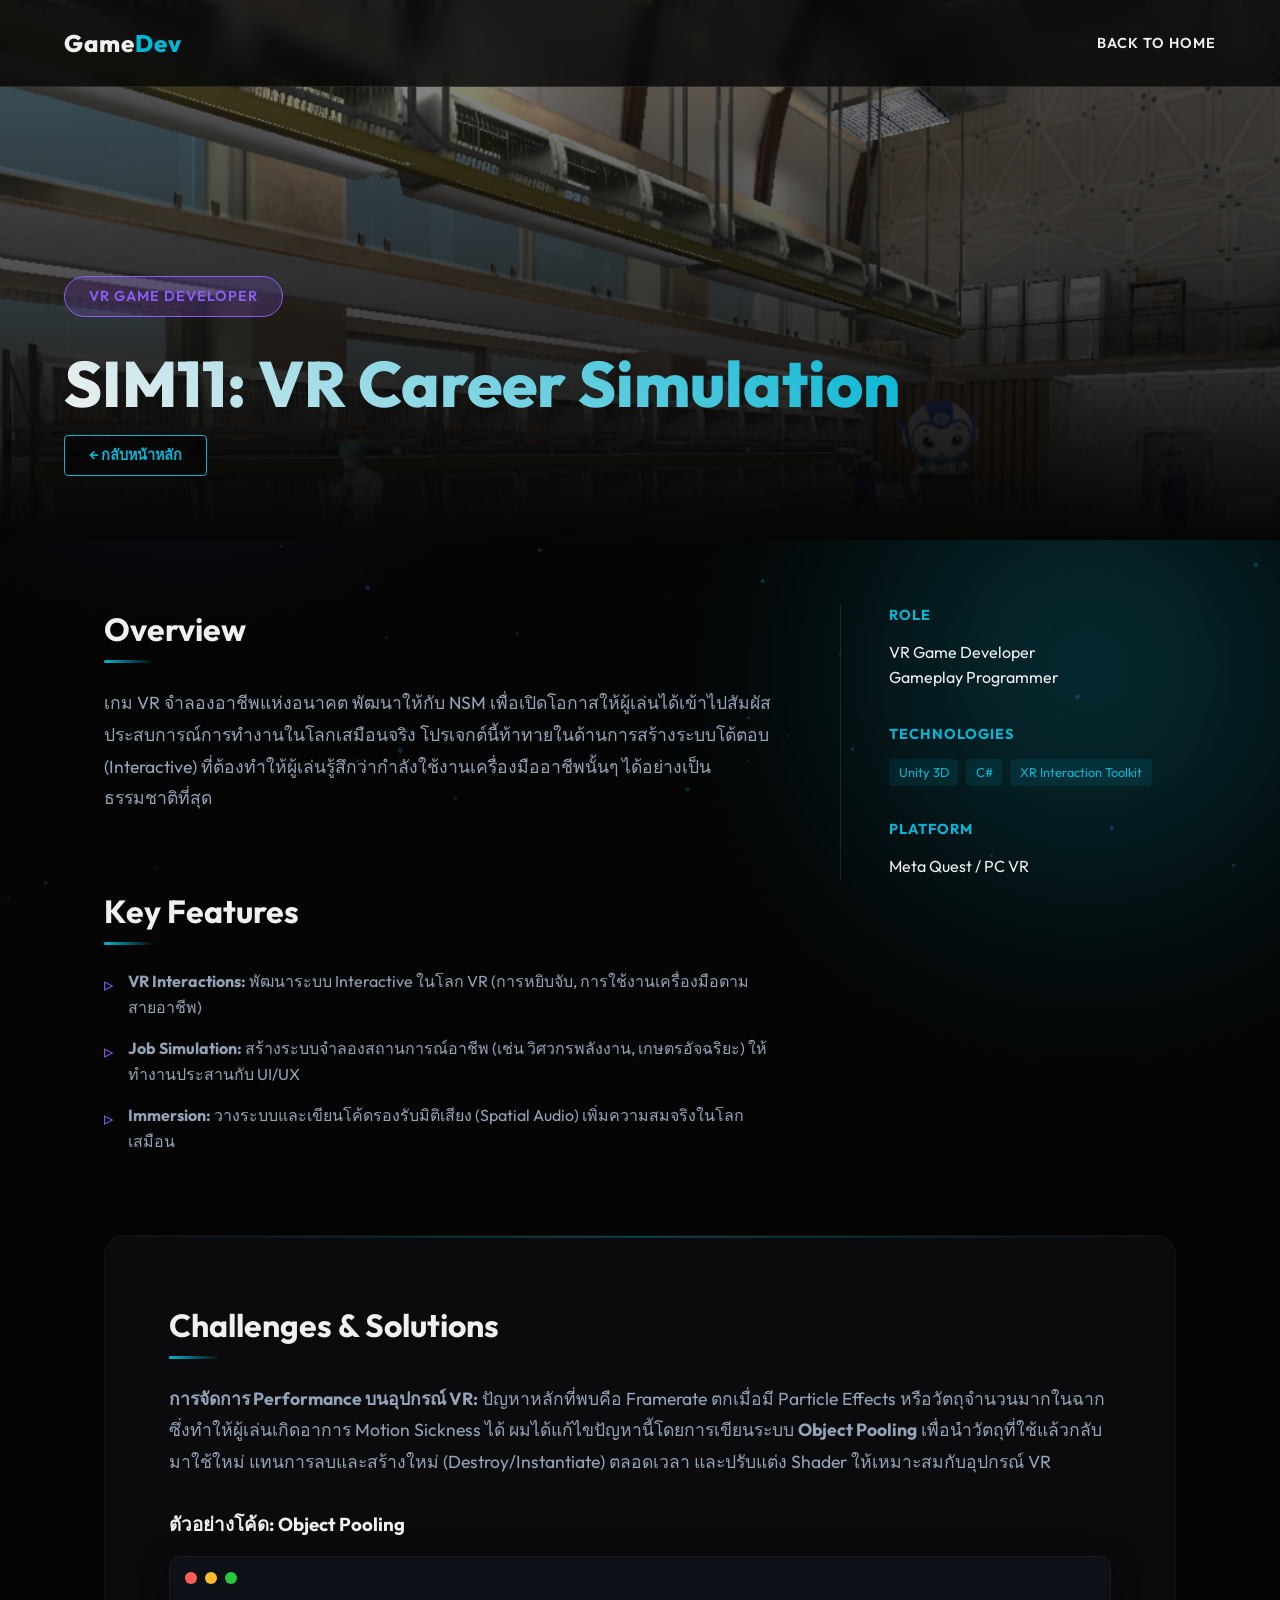
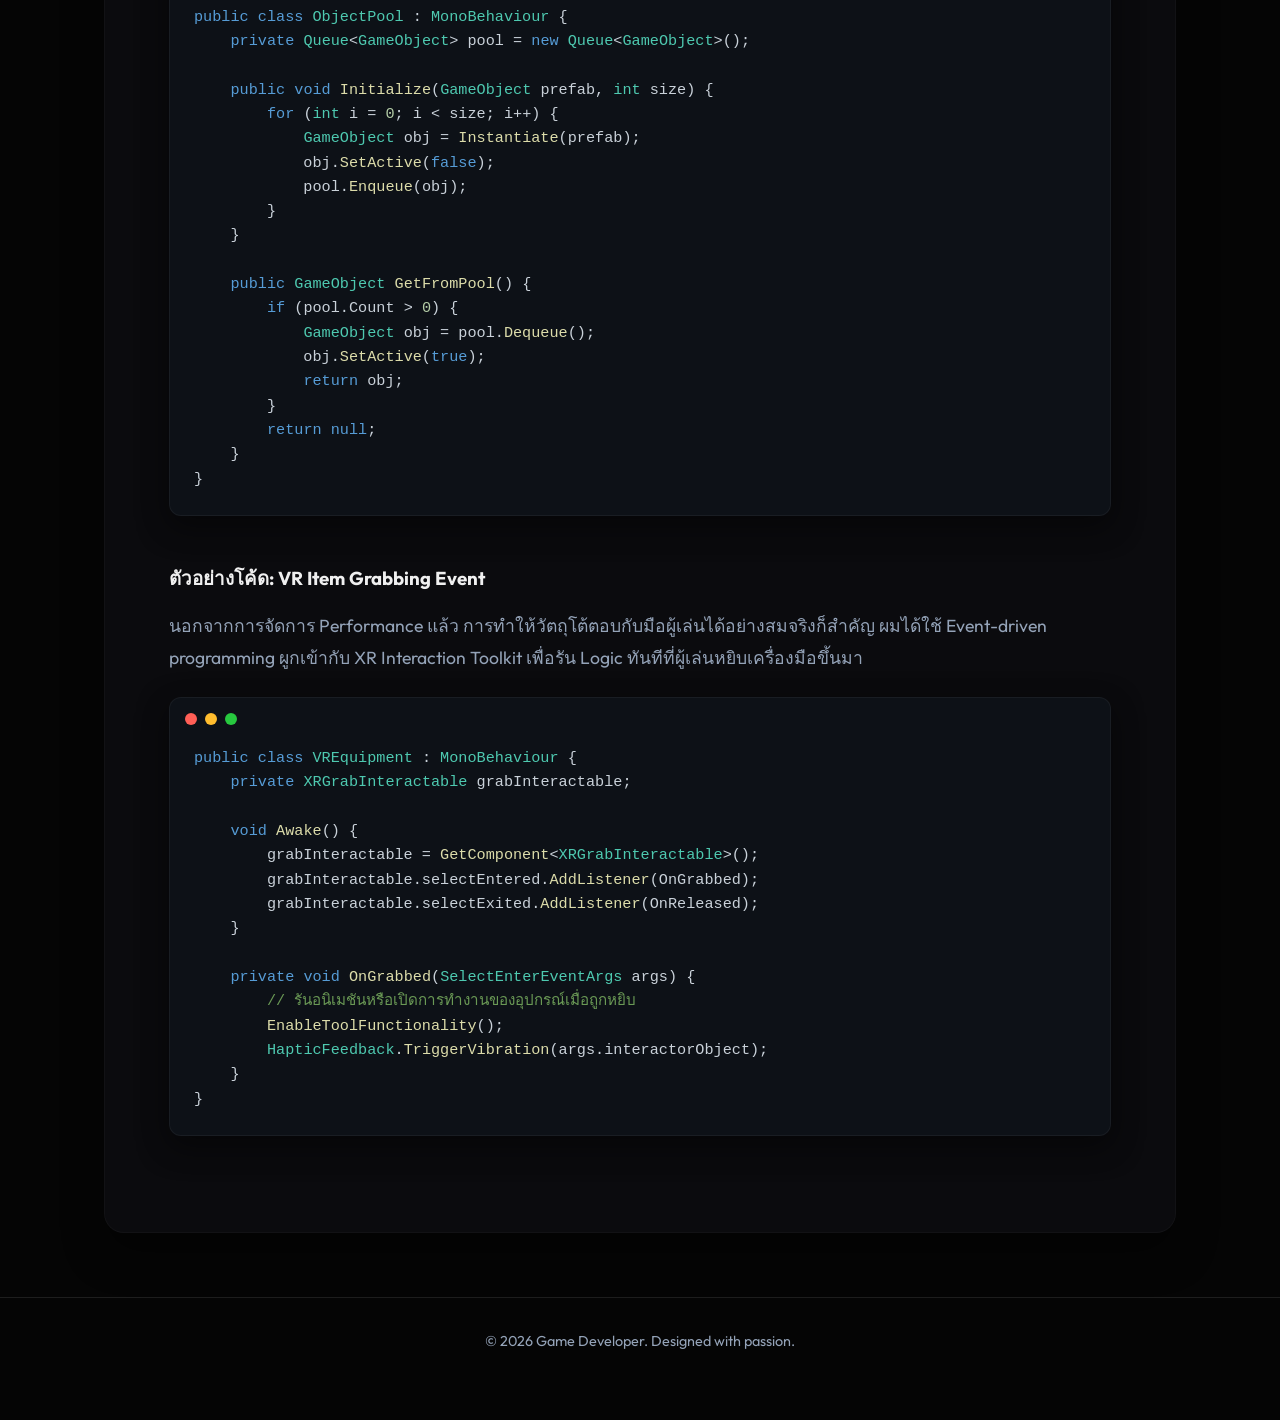
<file: sim11.html>
<!DOCTYPE html>
<html lang="th">
<head>
    <meta charset="UTF-8">
    <meta name="viewport" content="width=device-width, initial-scale=1.0">
    <title>SIM11: VR Career Simulation - Portfolio</title>
    <link href="https://fonts.googleapis.com/css2?family=Outfit:wght@300;400;600;800&display=swap" rel="stylesheet">
    <link rel="stylesheet" href="styles.css">
</head>
<body>
    <canvas id="bg-canvas"></canvas>
    
    <nav>
        <div class="logo">Game<span>Dev</span></div>
        <ul class="nav-links">
            <li><a href="index.html">Back to Home</a></li>
        </ul>
    </nav>

    <!-- Hero Section -->
    <header class="project-header" style="background-image: url('Image/Sim11.png');">
        <div class="project-header-content">
            <span class="project-role-badge">VR Game Developer</span>
            <h1 class="project-title">SIM11: VR Career Simulation</h1>
            <a href="index.html#projects" class="btn btn-outline" style="background: rgba(0,0,0,0.5);">&larr; กลับหน้าหลัก</a>
        </div>
    </header>

    <main class="project-content">
        <div class="project-grid-layout">
            <!-- Left Column: Details -->
            <div class="project-main-info fade-in">
                <h2 class="project-section-title">Overview</h2>
                <p class="project-text">
                    เกม VR จำลองอาชีพแห่งอนาคต พัฒนาให้กับ NSM เพื่อเปิดโอกาสให้ผู้เล่นได้เข้าไปสัมผัสประสบการณ์การทำงานในโลกเสมือนจริง 
                    โปรเจกต์นี้ท้าทายในด้านการสร้างระบบโต้ตอบ (Interactive) ที่ต้องทำให้ผู้เล่นรู้สึกว่ากำลังใช้งานเครื่องมืออาชีพนั้นๆ ได้อย่างเป็นธรรมชาติที่สุด
                </p>

                <h2 class="project-section-title" style="margin-top: 3rem;">Key Features</h2>
                <ul class="feature-list">
                    <li><strong>VR Interactions:</strong> พัฒนาระบบ Interactive ในโลก VR (การหยิบจับ, การใช้งานเครื่องมือตามสายอาชีพ)</li>
                    <li><strong>Job Simulation:</strong> สร้างระบบจำลองสถานการณ์อาชีพ (เช่น วิศวกรพลังงาน, เกษตรอัจฉริยะ) ให้ทำงานประสานกับ UI/UX</li>
                    <li><strong>Immersion:</strong> วางระบบและเขียนโค้ดรองรับมิติเสียง (Spatial Audio) เพิ่มความสมจริงในโลกเสมือน</li>
                </ul>
            </div>

            <!-- Right Column: Sidebar Info -->
            <div class="project-sidebar fade-in">
                <div class="sidebar-item">
                    <h4>Role</h4>
                    <p style="color: var(--text-primary);">VR Game Developer<br>Gameplay Programmer</p>
                </div>
                <div class="sidebar-item">
                    <h4>Technologies</h4>
                    <div class="tech-stack" style="flex-wrap: wrap;">
                        <span>Unity 3D</span>
                        <span>C#</span>
                        <span>XR Interaction Toolkit</span>
                    </div>
                </div>
                <div class="sidebar-item">
                    <h4>Platform</h4>
                    <p style="color: var(--text-primary);">Meta Quest / PC VR</p>
                </div>
            </div>
        </div>

        <!-- Code Section -->
        <div class="code-section fade-in">
            <h2 class="project-section-title">Challenges & Solutions</h2>
            <p class="project-text">
                <strong>การจัดการ Performance บนอุปกรณ์ VR:</strong> ปัญหาหลักที่พบคือ Framerate ตกเมื่อมี Particle Effects หรือวัตถุจำนวนมากในฉาก ซึ่งทำให้ผู้เล่นเกิดอาการ Motion Sickness ได้ 
                ผมได้แก้ไขปัญหานี้โดยการเขียนระบบ <strong>Object Pooling</strong> เพื่อนำวัตถุที่ใช้แล้วกลับมาใช้ใหม่ แทนการลบและสร้างใหม่ (Destroy/Instantiate) ตลอดเวลา และปรับแต่ง Shader ให้เหมาะสมกับอุปกรณ์ VR
            </p>
            
            <h3 style="color: var(--text-primary); margin: 2rem 0 1rem 0;">ตัวอย่างโค้ด: Object Pooling</h3>
            <pre class="code-snippet"><code><span class="code-keyword">public class</span> <span class="code-type">ObjectPool</span> : <span class="code-type">MonoBehaviour</span> {
    <span class="code-keyword">private</span> <span class="code-type">Queue</span>&lt;<span class="code-type">GameObject</span>&gt; pool = <span class="code-keyword">new</span> <span class="code-type">Queue</span>&lt;<span class="code-type">GameObject</span>&gt;();
    
    <span class="code-keyword">public void</span> <span class="code-function">Initialize</span>(<span class="code-type">GameObject</span> prefab, <span class="code-type">int</span> size) {
        <span class="code-keyword">for</span> (<span class="code-type">int</span> i = <span class="code-number">0</span>; i < size; i++) {
            <span class="code-type">GameObject</span> obj = <span class="code-function">Instantiate</span>(prefab);
            obj.<span class="code-function">SetActive</span>(<span class="code-keyword">false</span>);
            pool.<span class="code-function">Enqueue</span>(obj);
        }
    }

    <span class="code-keyword">public</span> <span class="code-type">GameObject</span> <span class="code-function">GetFromPool</span>() {
        <span class="code-keyword">if</span> (pool.Count > <span class="code-number">0</span>) {
            <span class="code-type">GameObject</span> obj = pool.<span class="code-function">Dequeue</span>();
            obj.<span class="code-function">SetActive</span>(<span class="code-keyword">true</span>);
            <span class="code-keyword">return</span> obj;
        }
        <span class="code-keyword">return null</span>;
    }
}</code></pre>

            <h3 style="color: var(--text-primary); margin: 3rem 0 1rem 0;">ตัวอย่างโค้ด: VR Item Grabbing Event</h3>
            <p class="project-text">
                นอกจากการจัดการ Performance แล้ว การทำให้วัตถุโต้ตอบกับมือผู้เล่นได้อย่างสมจริงก็สำคัญ ผมได้ใช้ Event-driven programming ผูกเข้ากับ XR Interaction Toolkit เพื่อรัน Logic ทันทีที่ผู้เล่นหยิบเครื่องมือขึ้นมา
            </p>
            <pre class="code-snippet"><code><span class="code-keyword">public class</span> <span class="code-type">VREquipment</span> : <span class="code-type">MonoBehaviour</span> {
    <span class="code-keyword">private</span> <span class="code-type">XRGrabInteractable</span> grabInteractable;

    <span class="code-keyword">void</span> <span class="code-function">Awake</span>() {
        grabInteractable = <span class="code-function">GetComponent</span>&lt;<span class="code-type">XRGrabInteractable</span>&gt;();
        grabInteractable.selectEntered.<span class="code-function">AddListener</span>(OnGrabbed);
        grabInteractable.selectExited.<span class="code-function">AddListener</span>(OnReleased);
    }

    <span class="code-keyword">private void</span> <span class="code-function">OnGrabbed</span>(<span class="code-type">SelectEnterEventArgs</span> args) {
        <span class="code-comment">// รันอนิเมชันหรือเปิดการทำงานของอุปกรณ์เมื่อถูกหยิบ</span>
        <span class="code-function">EnableToolFunctionality</span>();
        <span class="code-type">HapticFeedback</span>.<span class="code-function">TriggerVibration</span>(args.interactorObject);
    }
}</code></pre>
        </div>
    </main>

    <footer>
        <p>&copy; 2026 Game Developer. Designed with passion.</p>
    </footer>

    <script src="script.js"></script>
</body>
</html>
</file>
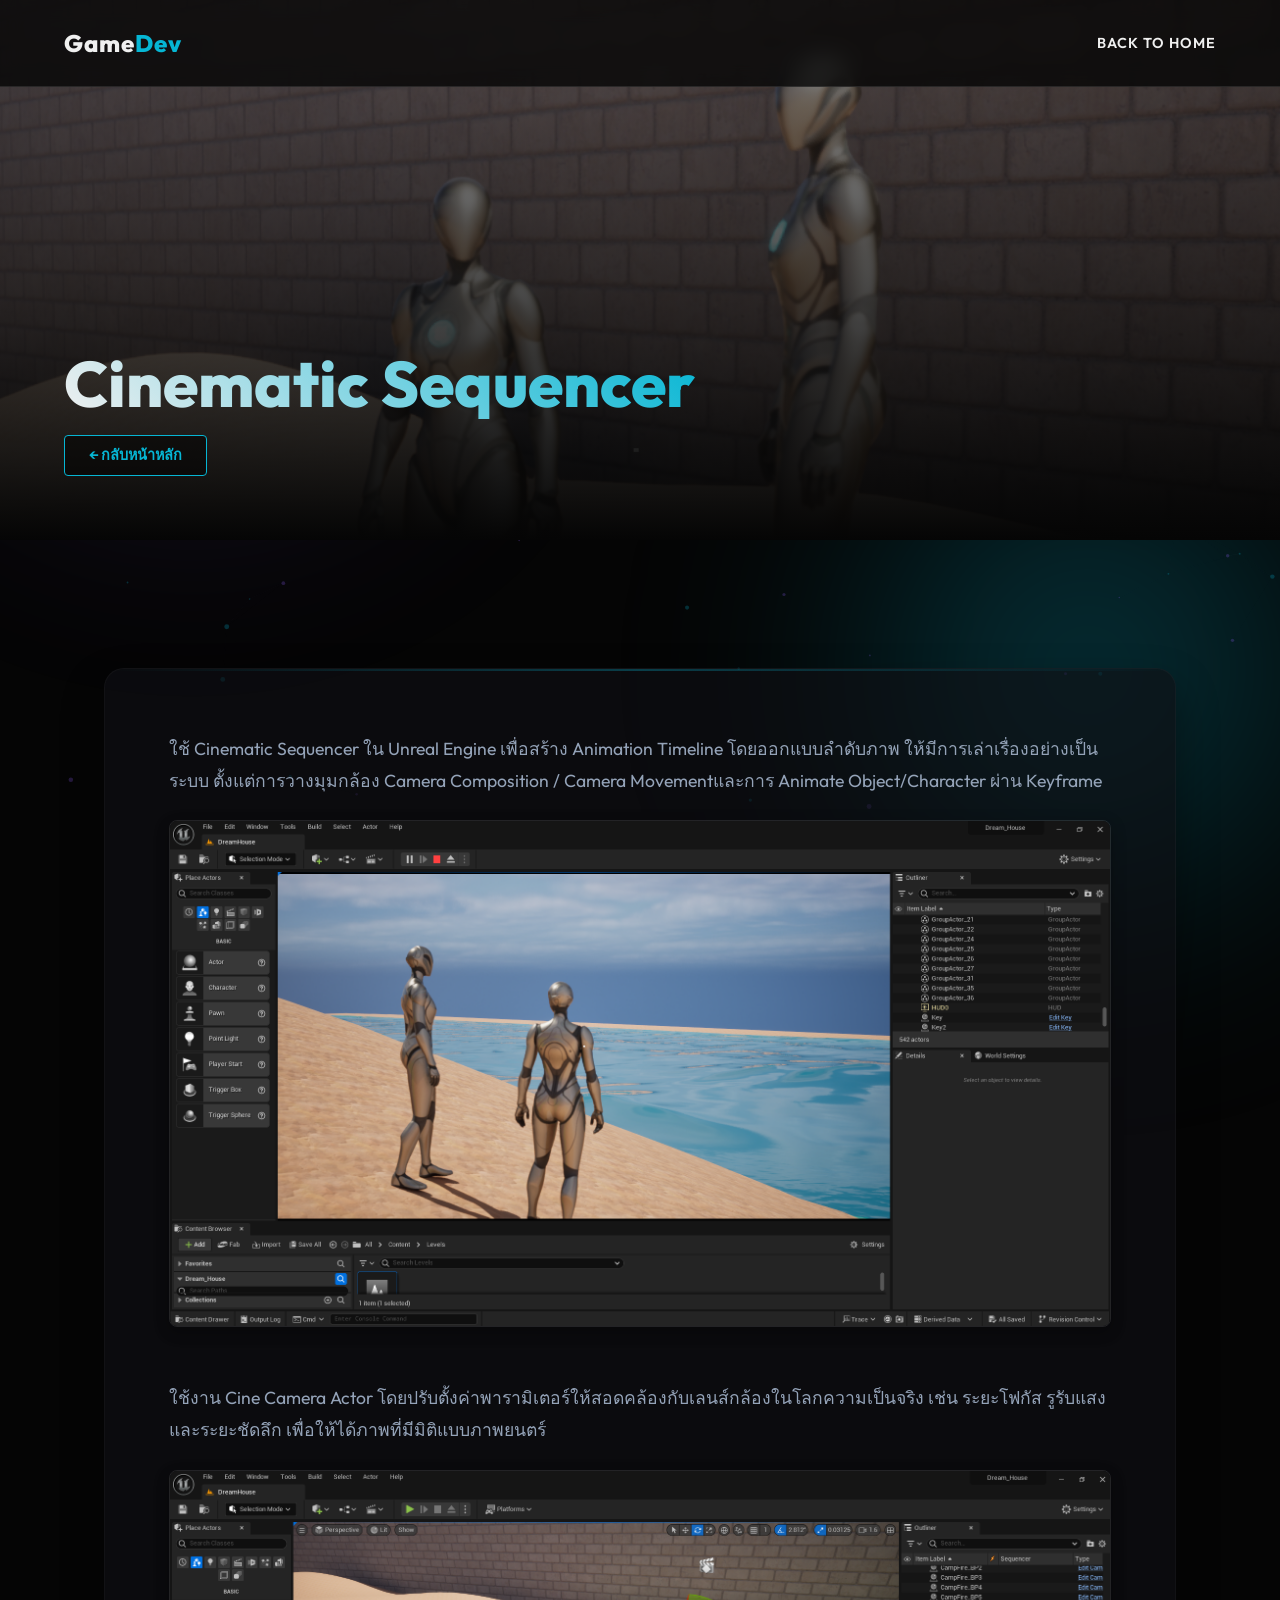
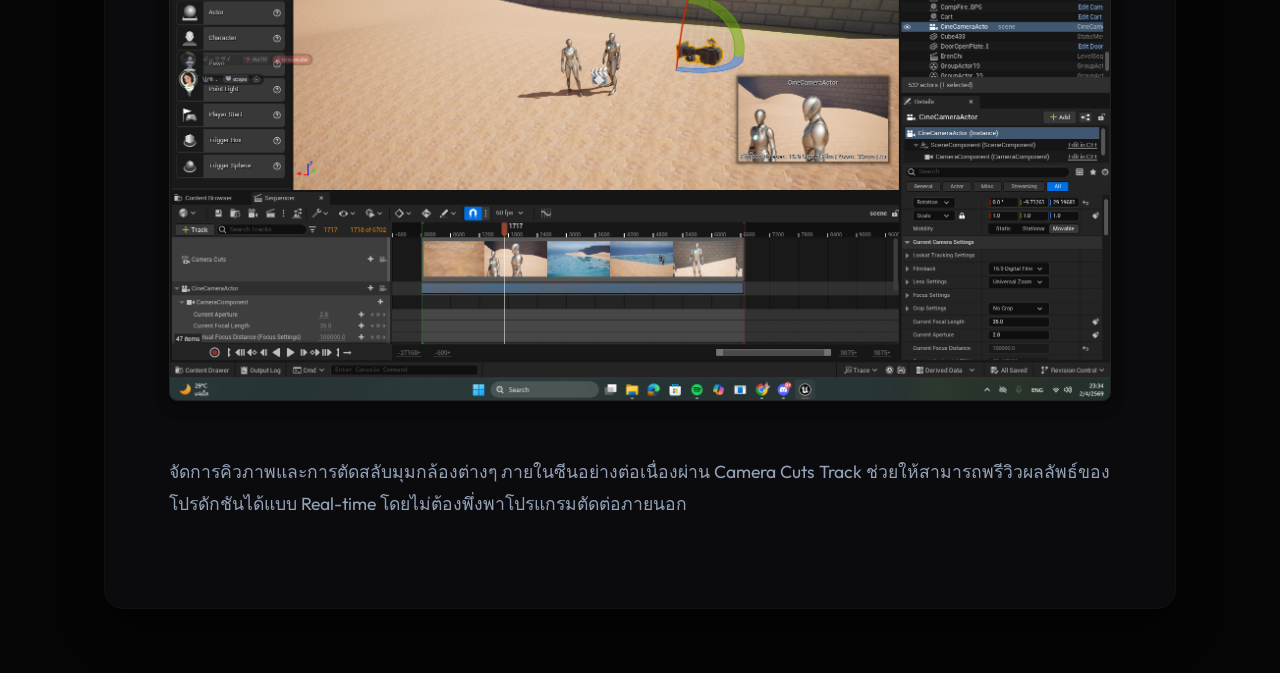
<file: unreal-cinematic.html>
﻿<!DOCTYPE html>
<html lang="th">
<head>
    <meta charset="UTF-8">
    <meta name="viewport" content="width=device-width, initial-scale=1.0">
    <title>Cinematic Sequencer - Portfolio</title>
    <link href="https://fonts.googleapis.com/css2?family=Outfit:wght@300;400;600;800&display=swap" rel="stylesheet">
    <link rel="stylesheet" href="styles.css">
</head>
<body>
    <canvas id="bg-canvas"></canvas>
    
    <nav>
        <div class="logo">Game<span>Dev</span></div>
        <ul class="nav-links">
            <li><a href="index.html">Back to Home</a></li>
        </ul>
    </nav>

    <!-- Hero Section -->
    <header class="project-header" style="background-image: url('Image/Unreal/Game/Cinematic/Cinematic.png'); background-position: center top;">
        <div class="project-header-content">
            <h1 class="project-title">Cinematic Sequencer</h1>
            <a href="index.html#projects" class="btn btn-outline" style="background: rgba(0,0,0,0.5);">&larr; กลับหน้าหลัก</a>
        </div>
    </header>

    <main class="project-content">
        <div class="code-section fade-in">
            <p class="project-text">
                ใช้ Cinematic Sequencer ใน Unreal Engine เพื่อสร้าง Animation Timeline โดยออกแบบลำดับภาพ ให้มีการเล่าเรื่องอย่างเป็นระบบ ตั้งแต่การวางมุมกล้อง Camera Composition / Camera Movementและการ Animate Object/Character ผ่าน Keyframe
            </p>
            <div style="margin-bottom: 3rem; text-align: center;">
                <img src="Image/Unreal/Game/Cinematic/Cinematic1.png" style="max-width: 100%; border-radius: 8px; border: 1px solid rgba(255,255,255,0.1); box-shadow: 0 5px 15px rgba(0,0,0,0.3);">
            </div>

            <p class="project-text">
                ใช้งาน Cine Camera Actor โดยปรับตั้งค่าพารามิเตอร์ให้สอดคล้องกับเลนส์กล้องในโลกความเป็นจริง เช่น ระยะโฟกัส รูรับแสง และระยะชัดลึก เพื่อให้ได้ภาพที่มีมิติแบบภาพยนตร์
            </p>
            <div style="text-align: center; margin-bottom: 3rem;">
                <img src="Image/Unreal/Game/Cinematic/Cinematic2.png" style="max-width: 100%; border-radius: 8px; border: 1px solid rgba(255,255,255,0.1); box-shadow: 0 5px 15px rgba(0,0,0,0.3);">
            </div>

            <p class="project-text">
                จัดการคิวภาพและการตัดสลับมุมกล้องต่างๆ ภายในซีนอย่างต่อเนื่องผ่าน Camera Cuts Track ช่วยให้สามารถพรีวิวผลลัพธ์ของโปรดักชันได้แบบ Real-time โดยไม่ต้องพึ่งพาโปรแกรมตัดต่อภายนอก
            </p>
        </div>
    </main>
    <script src="script.js"></script>
</body>
</html>
</file>
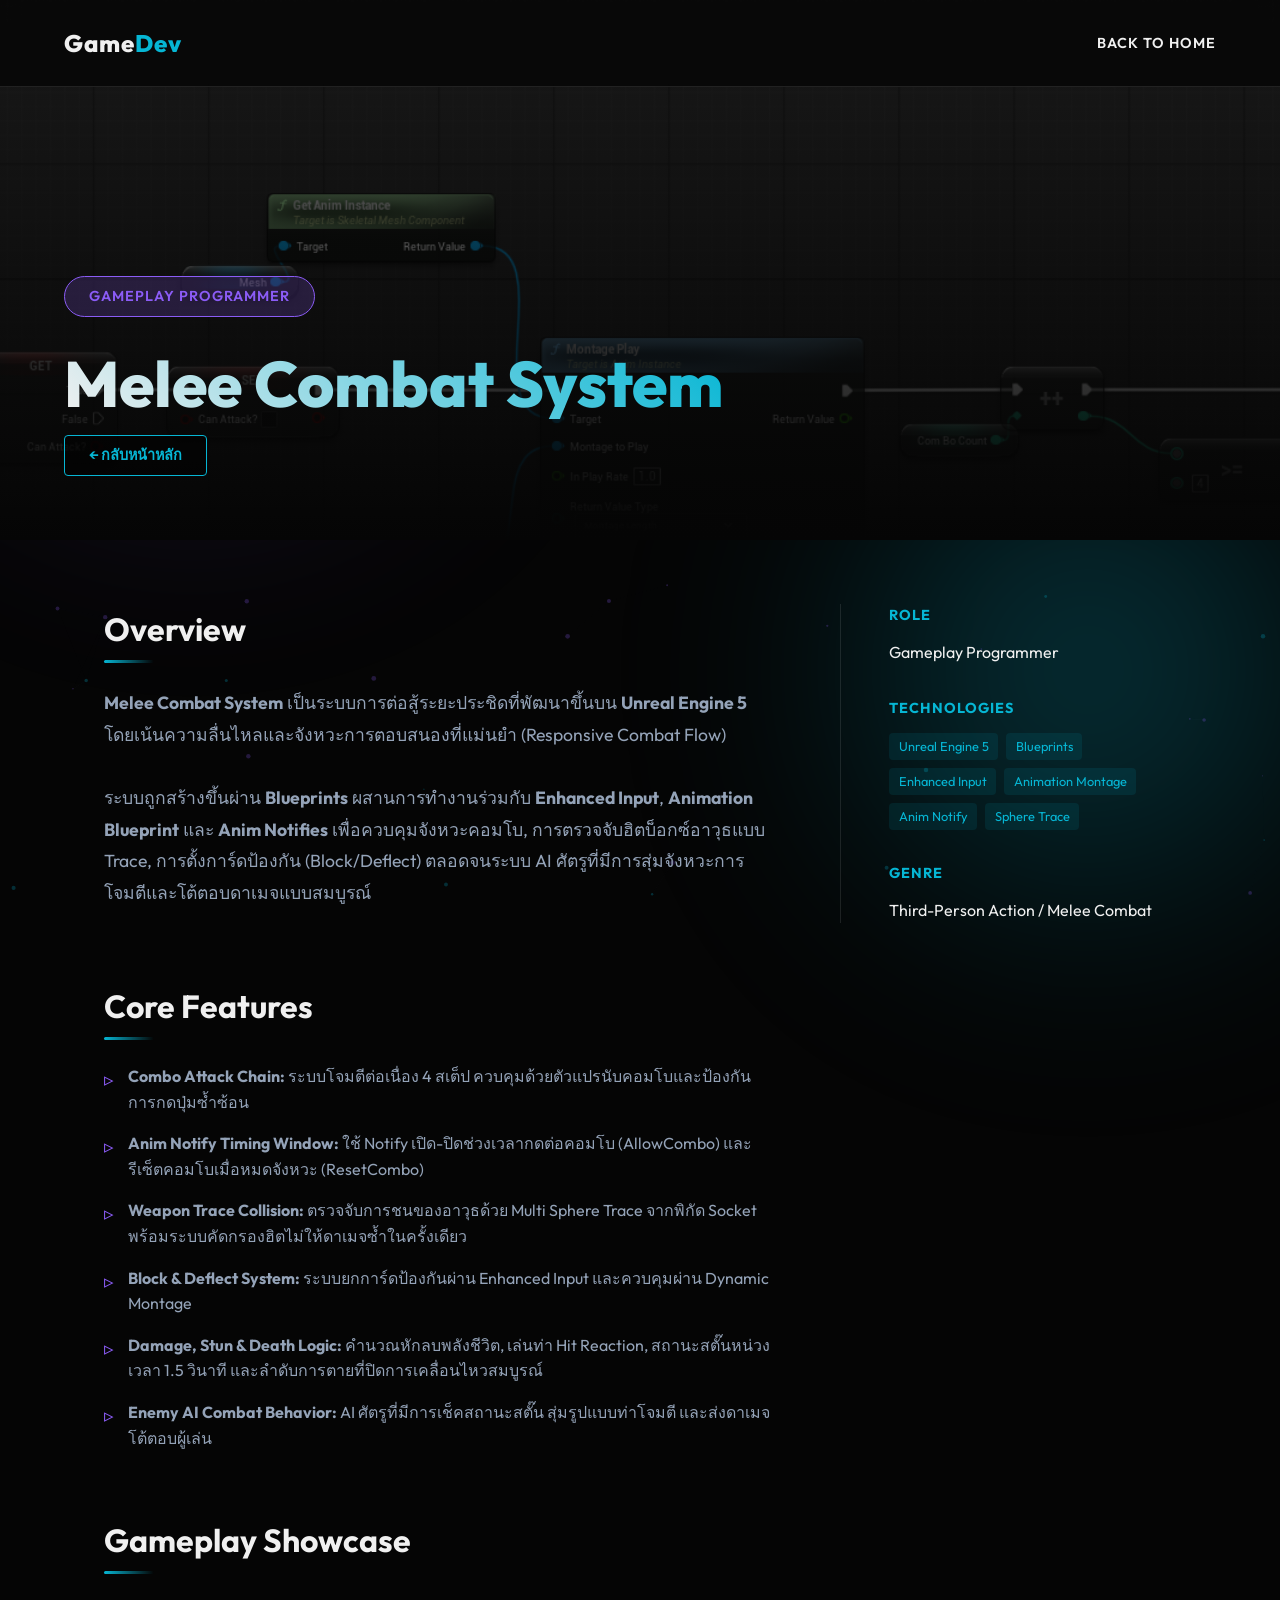
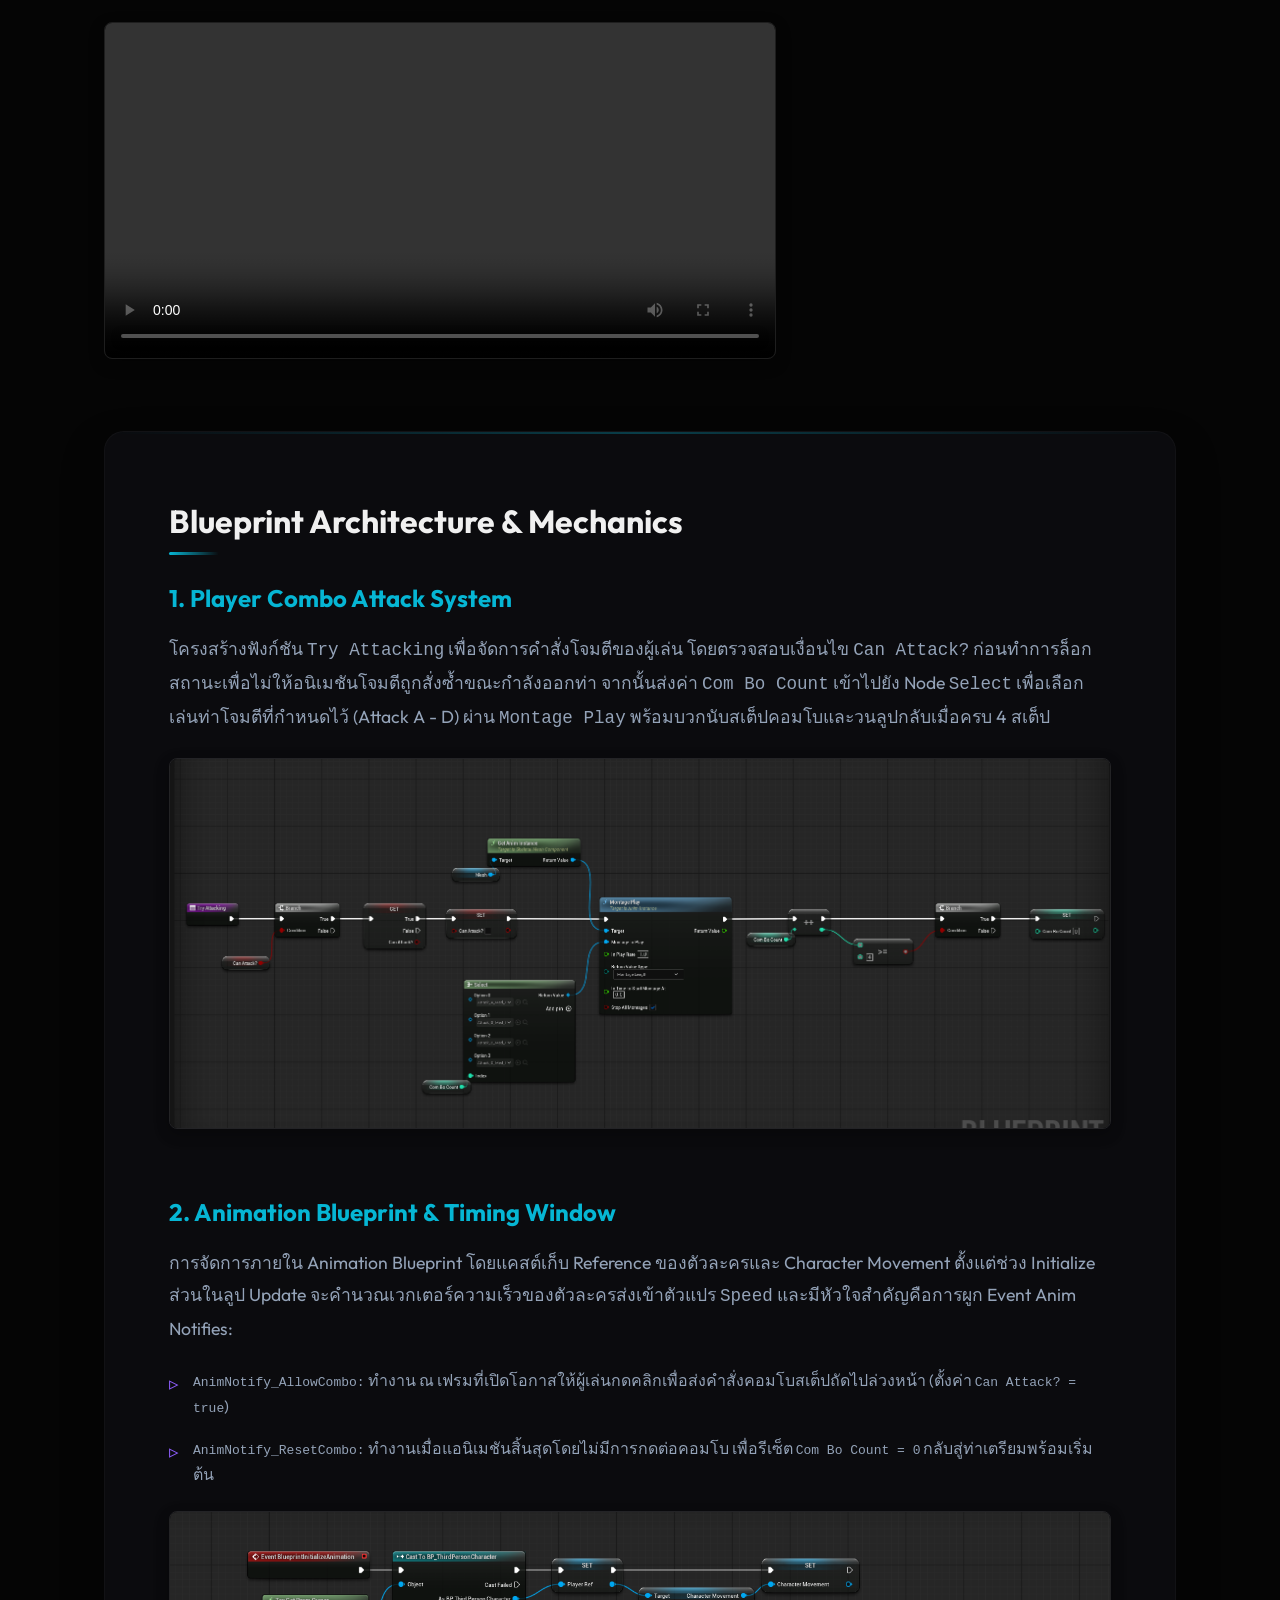
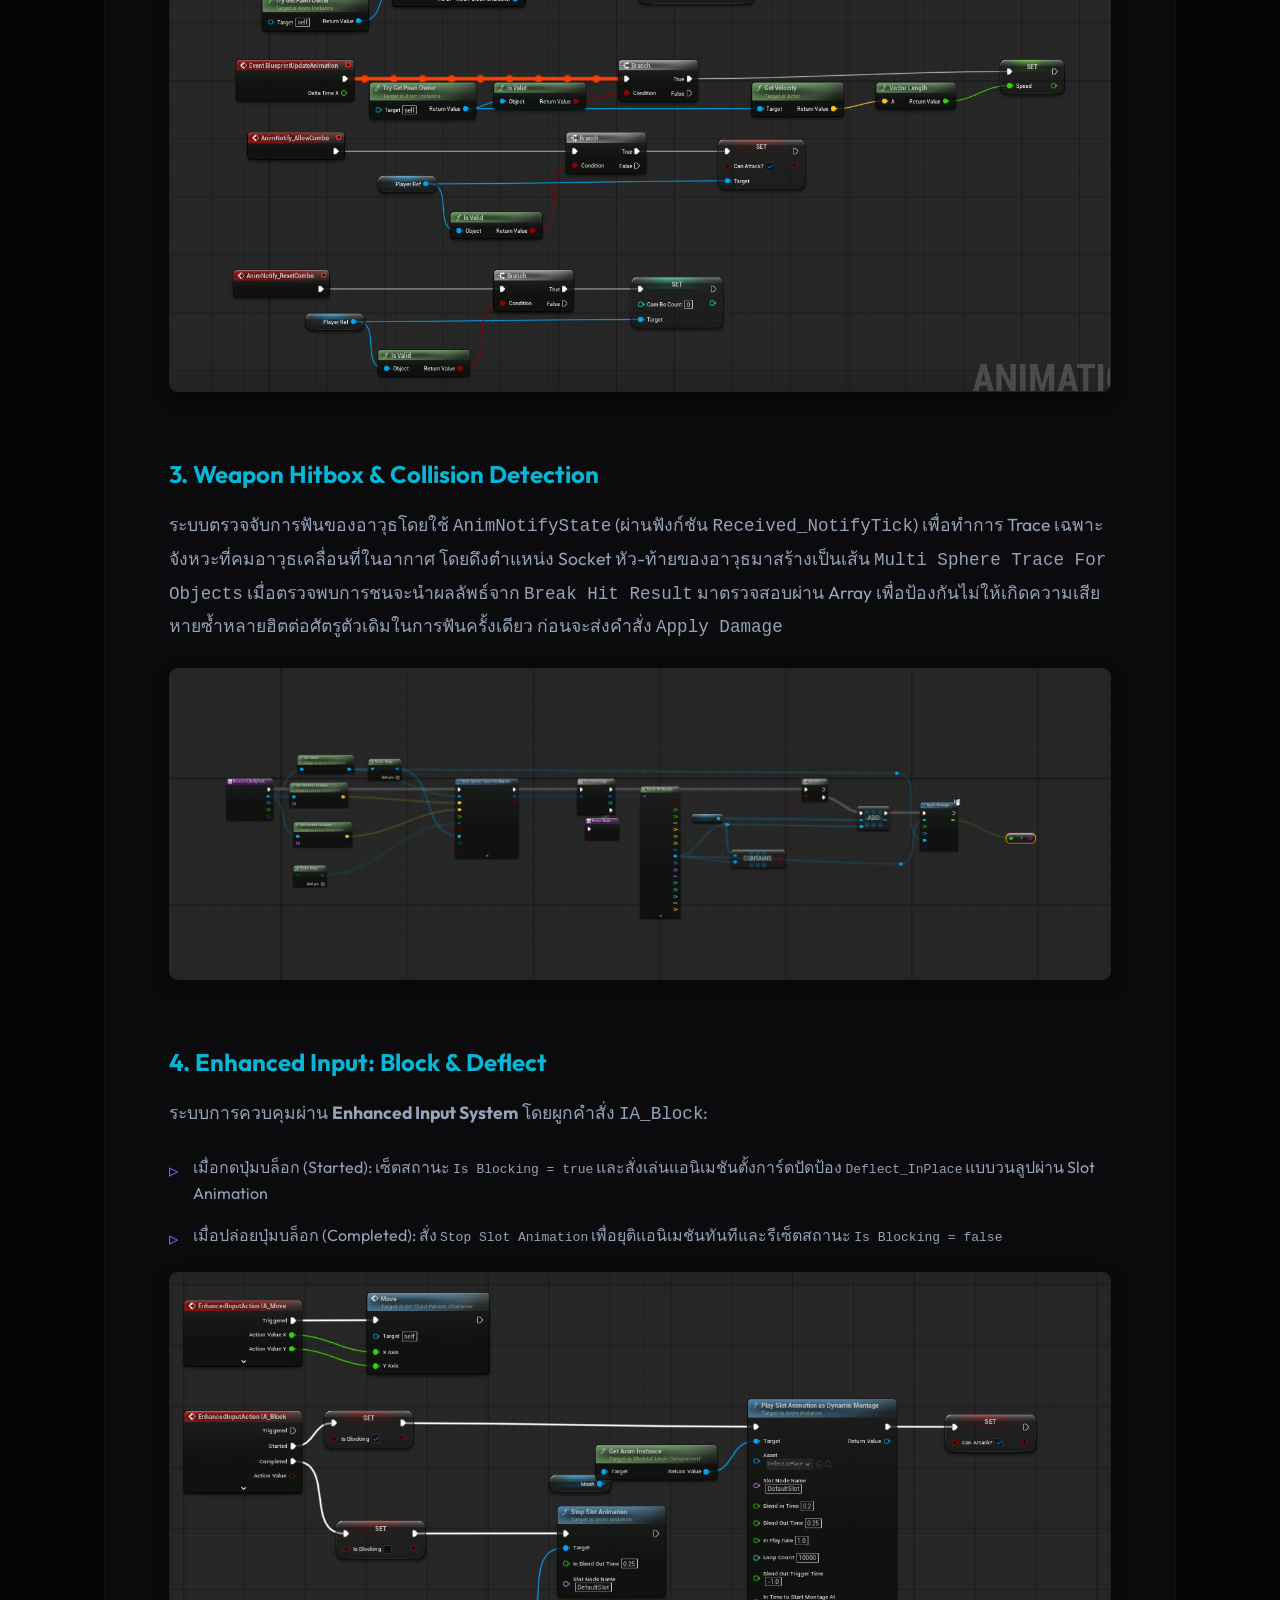
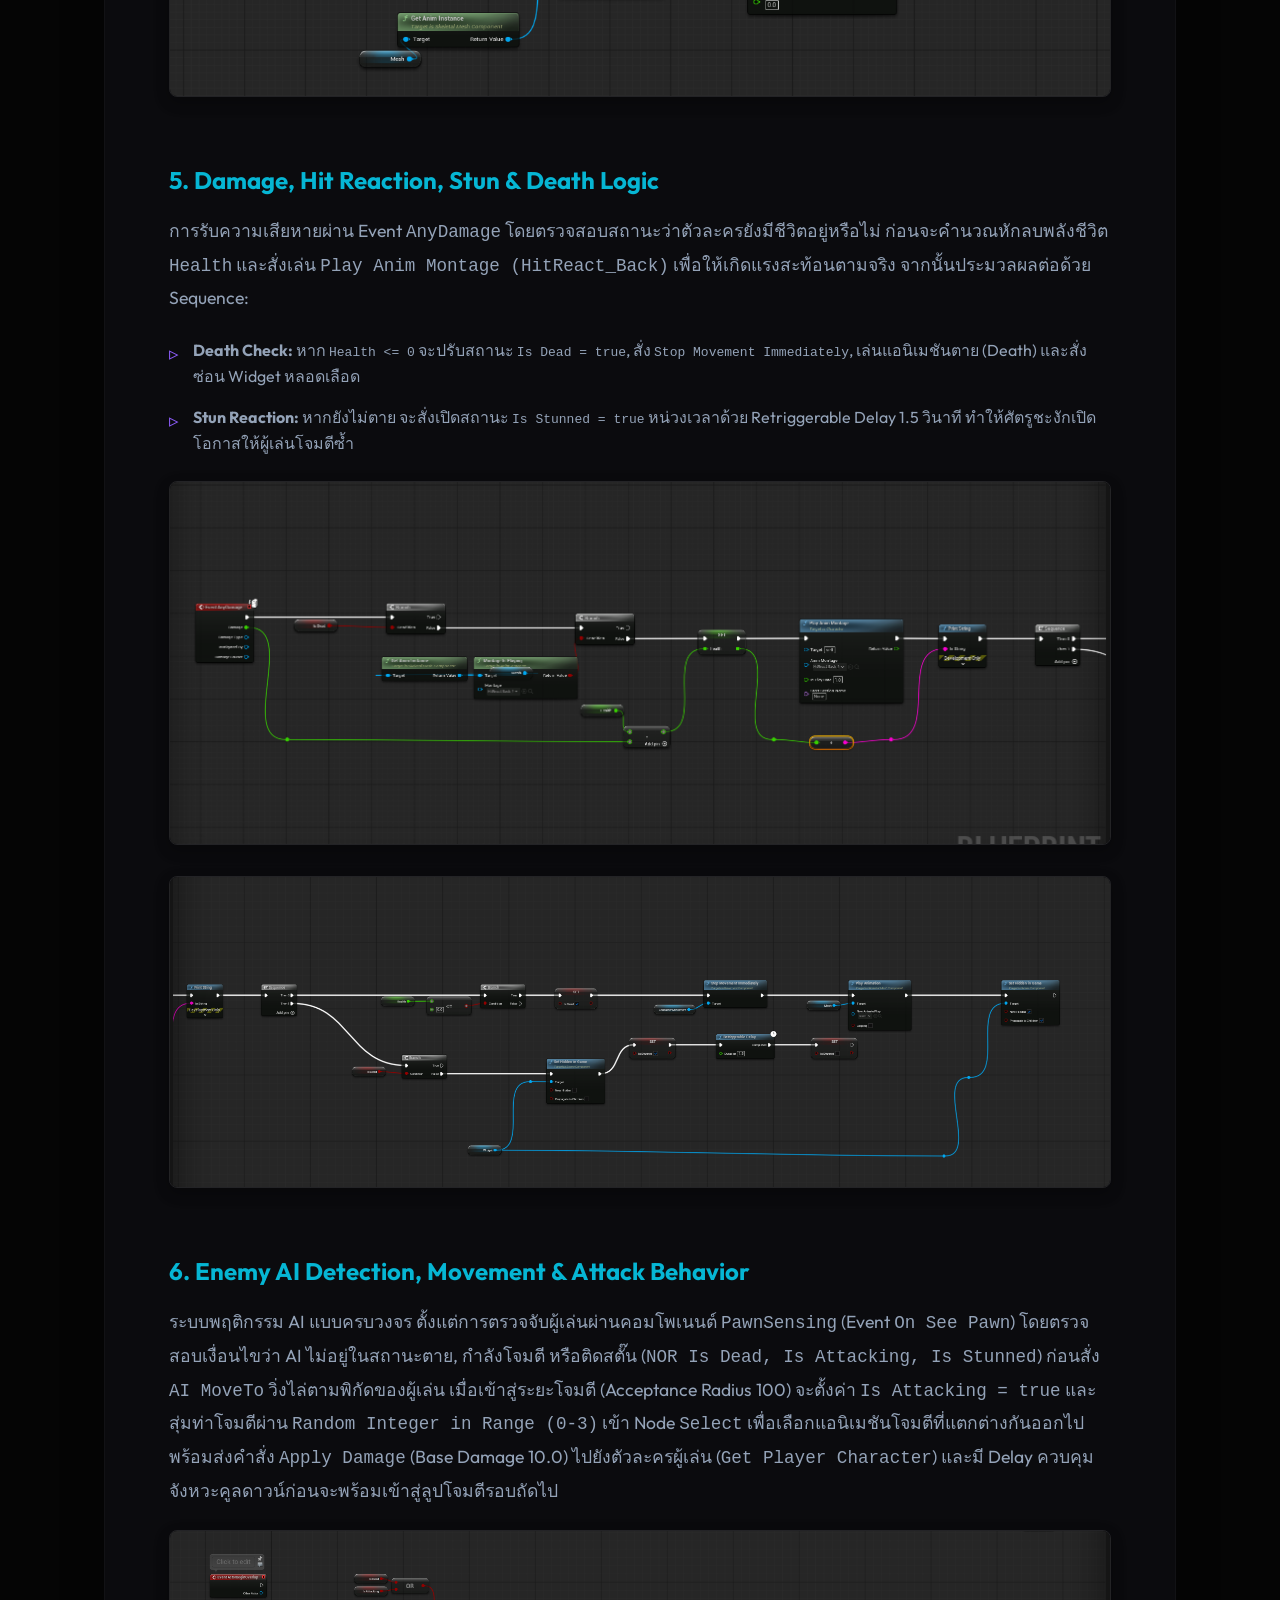
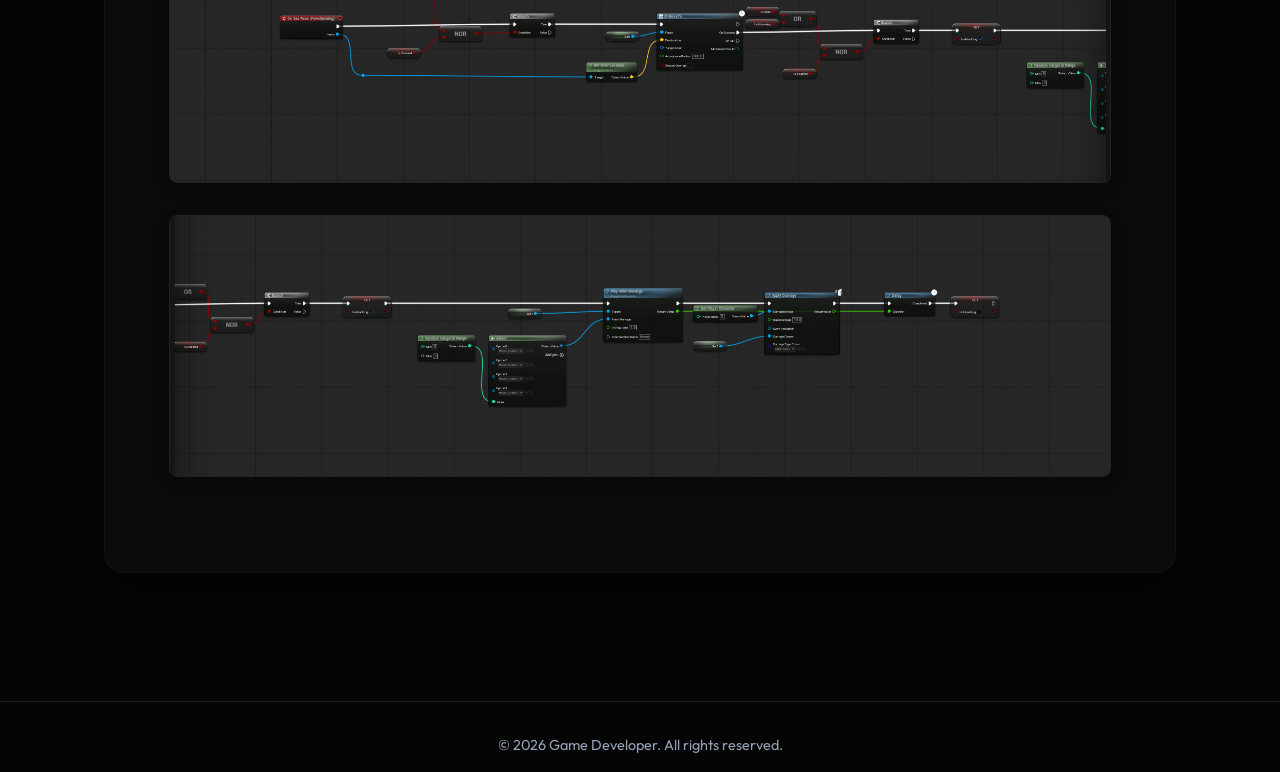
<file: unreal-combat.html>
<!DOCTYPE html>
<html lang="th">
<head>
    <meta charset="UTF-8">
    <meta name="viewport" content="width=device-width, initial-scale=1.0">
    <title>Melee Combat System - Portfolio</title>
    <link href="https://fonts.googleapis.com/css2?family=Outfit:wght@300;400;600;800&display=swap" rel="stylesheet">
    <link rel="stylesheet" href="styles.css">
</head>
<body>
    <canvas id="bg-canvas"></canvas>
    
    <nav>
        <div class="logo">Game<span>Dev</span></div>
        <ul class="nav-links">
            <li><a href="index.html">Back to Home</a></li>
        </ul>
    </nav>

    <!-- Hero Section -->
    <header class="project-header" style="background-image: url('Image/Unreal/Game/Cinematic/Combat/Bp_Animation_Combo.png'); background-position: center;">
        <div class="project-header-content">
            <span class="project-role-badge">Gameplay Programmer</span>
            <h1 class="project-title">Melee Combat System</h1>
            <a href="index.html#projects" class="btn btn-outline" style="background: rgba(0,0,0,0.5);">&larr; กลับหน้าหลัก</a>
        </div>
    </header>

    <main class="project-content">
        <div class="project-grid-layout">
            <!-- Left Column: Details -->
            <div class="project-main-info fade-in">
                <h2 class="project-section-title">Overview</h2>
                <p class="project-text">
                    <strong>Melee Combat System</strong> เป็นระบบการต่อสู้ระยะประชิดที่พัฒนาขึ้นบน <strong>Unreal Engine 5</strong> โดยเน้นความลื่นไหลและจังหวะการตอบสนองที่แม่นยำ (Responsive Combat Flow) 
                    <br><br>
                    ระบบถูกสร้างขึ้นผ่าน <strong>Blueprints</strong> ผสานการทำงานร่วมกับ <strong>Enhanced Input</strong>, <strong>Animation Blueprint</strong> และ <strong>Anim Notifies</strong> เพื่อควบคุมจังหวะคอมโบ, การตรวจจับฮิตบ็อกซ์อาวุธแบบ Trace, การตั้งการ์ดป้องกัน (Block/Deflect) ตลอดจนระบบ AI ศัตรูที่มีการสุ่มจังหวะการโจมตีและโต้ตอบดาเมจแบบสมบูรณ์
                </p>

                <h2 class="project-section-title" style="margin-top: 3rem;">Core Features</h2>
                <ul class="feature-list">
                    <li><strong>Combo Attack Chain:</strong> ระบบโจมตีต่อเนื่อง 4 สเต็ป ควบคุมด้วยตัวแปรนับคอมโบและป้องกันการกดปุ่มซ้ำซ้อน</li>
                    <li><strong>Anim Notify Timing Window:</strong> ใช้ Notify เปิด-ปิดช่วงเวลากดต่อคอมโบ (AllowCombo) และรีเซ็ตคอมโบเมื่อหมดจังหวะ (ResetCombo)</li>
                    <li><strong>Weapon Trace Collision:</strong> ตรวจจับการชนของอาวุธด้วย Multi Sphere Trace จากพิกัด Socket พร้อมระบบคัดกรองฮิตไม่ให้ดาเมจซ้ำในครั้งเดียว</li>
                    <li><strong>Block & Deflect System:</strong> ระบบยกการ์ดป้องกันผ่าน Enhanced Input และควบคุมผ่าน Dynamic Montage</li>
                    <li><strong>Damage, Stun & Death Logic:</strong> คำนวณหักลบพลังชีวิต, เล่นท่า Hit Reaction, สถานะสตั๊นหน่วงเวลา 1.5 วินาที และลำดับการตายที่ปิดการเคลื่อนไหวสมบูรณ์</li>
                    <li><strong>Enemy AI Combat Behavior:</strong> AI ศัตรูที่มีการเช็คสถานะสตั๊น สุ่มรูปแบบท่าโจมตี และส่งดาเมจโต้ตอบผู้เล่น</li>
                </ul>

                <!-- Gameplay Showcase Video -->
                <h2 class="project-section-title" style="margin-top: 3rem;">Gameplay Showcase</h2>
                <div style="margin-top: 1.5rem;">
                    <video width="100%" controls style="border-radius: 8px; border: 1px solid rgba(255,255,255,0.1); box-shadow: 0 5px 15px rgba(0,0,0,0.3);">
                        <source src="Image/Unreal/Game/Cinematic/Combat/1011.mp4" type="video/mp4">
                        Your browser does not support the video tag.
                    </video>
                </div>
            </div>

            <!-- Right Column: Sidebar Info -->
            <div class="project-sidebar fade-in">
                <div class="sidebar-item">
                    <h4>Role</h4>
                    <p style="color: var(--text-primary);">Gameplay Programmer</p>
                </div>
                <div class="sidebar-item">
                    <h4>Technologies</h4>
                    <div class="tech-stack" style="flex-wrap: wrap;">
                        <span>Unreal Engine 5</span>
                        <span>Blueprints</span>
                        <span>Enhanced Input</span>
                        <span>Animation Montage</span>
                        <span>Anim Notify</span>
                        <span>Sphere Trace</span>
                    </div>
                </div>
                <div class="sidebar-item">
                    <h4>Genre</h4>
                    <p style="color: var(--text-primary);">Third-Person Action / Melee Combat</p>
                </div>
            </div>
        </div>

        <!-- Technical Implementation Details -->
        <div class="code-section fade-in">
            <h2 class="project-section-title">Blueprint Architecture & Mechanics</h2>

            <!-- 1. Combo Attack System -->
            <h3 style="color: var(--accent-secondary); margin-bottom: 1rem; font-size: 1.5rem;">1. Player Combo Attack System</h3>
            <p class="project-text">
                โครงสร้างฟังก์ชัน <code>Try Attacking</code> เพื่อจัดการคำสั่งโจมตีของผู้เล่น โดยตรวจสอบเงื่อนไข <code>Can Attack?</code> ก่อนทำการล็อกสถานะเพื่อไม่ให้อนิเมชันโจมตีถูกสั่งซ้ำขณะกำลังออกท่า จากนั้นส่งค่า <code>Com Bo Count</code> เข้าไปยัง Node <code>Select</code> เพื่อเลือกเล่นท่าโจมตีที่กำหนดไว้ (Attack A - D) ผ่าน <code>Montage Play</code> พร้อมบวกนับสเต็ปคอมโบและวนลูปกลับเมื่อครบ 4 สเต็ป
            </p>
            <div style="margin-bottom: 3.5rem; text-align: center;">
                <img src="Image/Unreal/Game/Cinematic/Combat/Bp_Animation_Combo.png" style="max-width: 100%; border-radius: 8px; border: 1px solid rgba(255,255,255,0.1); box-shadow: 0 5px 15px rgba(0,0,0,0.3);">
            </div>

            <!-- 2. Animation Blueprint & Combo Timing -->
            <h3 style="color: var(--accent-secondary); margin-bottom: 1rem; font-size: 1.5rem;">2. Animation Blueprint & Timing Window</h3>
            <p class="project-text">
                การจัดการภายใน Animation Blueprint โดยแคสต์เก็บ Reference ของตัวละครและ Character Movement ตั้งแต่ช่วง Initialize ส่วนในลูป Update จะคำนวณเวกเตอร์ความเร็วของตัวละครส่งเข้าตัวแปร <code>Speed</code> และมีหัวใจสำคัญคือการผูก Event Anim Notifies:
            </p>
            <ul class="feature-list" style="margin-bottom: 1.5rem;">
                <li><code>AnimNotify_AllowCombo:</code> ทำงาน ณ เฟรมที่เปิดโอกาสให้ผู้เล่นกดคลิกเพื่อส่งคำสั่งคอมโบสเต็ปถัดไปล่วงหน้า (ตั้งค่า <code>Can Attack? = true</code>)</li>
                <li><code>AnimNotify_ResetCombo:</code> ทำงานเมื่อแอนิเมชันสิ้นสุดโดยไม่มีการกดต่อคอมโบ เพื่อรีเซ็ต <code>Com Bo Count = 0</code> กลับสู่ท่าเตรียมพร้อมเริ่มต้น</li>
            </ul>
            <div style="margin-bottom: 3.5rem; text-align: center;">
                <img src="Image/Unreal/Game/Cinematic/Combat/Screenshot 2026-10-11 214703.png" style="max-width: 100%; border-radius: 8px; border: 1px solid rgba(255,255,255,0.1); box-shadow: 0 5px 15px rgba(0,0,0,0.3);">
            </div>

            <!-- 3. Weapon Hitbox Trace -->
            <h3 style="color: var(--accent-secondary); margin-bottom: 1rem; font-size: 1.5rem;">3. Weapon Hitbox & Collision Detection</h3>
            <p class="project-text">
                ระบบตรวจจับการฟันของอาวุธโดยใช้ <code>AnimNotifyState</code> (ผ่านฟังก์ชัน <code>Received_NotifyTick</code>) เพื่อทำการ Trace เฉพาะจังหวะที่คมอาวุธเคลื่อนที่ในอากาศ โดยดึงตำแหน่ง Socket หัว-ท้ายของอาวุธมาสร้างเป็นเส้น <code>Multi Sphere Trace For Objects</code> เมื่อตรวจพบการชนจะนำผลลัพธ์จาก <code>Break Hit Result</code> มาตรวจสอบผ่าน Array เพื่อป้องกันไม่ให้เกิดความเสียหายซ้ำหลายฮิตต่อศัตรูตัวเดิมในการฟันครั้งเดียว ก่อนจะส่งคำสั่ง <code>Apply Damage</code>
            </p>
            <div style="margin-bottom: 3.5rem; text-align: center;">
                <img src="Image/Unreal/Game/Cinematic/Combat/Screenshot 2026-10-11 002601.png" style="max-width: 100%; border-radius: 8px; border: 1px solid rgba(255,255,255,0.1); box-shadow: 0 5px 15px rgba(0,0,0,0.3);">
            </div>

            <!-- 4. Block & Deflect Mechanics -->
            <h3 style="color: var(--accent-secondary); margin-bottom: 1rem; font-size: 1.5rem;">4. Enhanced Input: Block & Deflect</h3>
            <p class="project-text">
                ระบบการควบคุมผ่าน <strong>Enhanced Input System</strong> โดยผูกคำสั่ง <code>IA_Block</code>:
            </p>
            <ul class="feature-list" style="margin-bottom: 1.5rem;">
                <li>เมื่อกดปุ่มบล็อก (Started): เซ็ตสถานะ <code>Is Blocking = true</code> และสั่งเล่นแอนิเมชันตั้งการ์ดปัดป้อง <code>Deflect_InPlace</code> แบบวนลูปผ่าน Slot Animation</li>
                <li>เมื่อปล่อยปุ่มบล็อก (Completed): สั่ง <code>Stop Slot Animation</code> เพื่อยุติแอนิเมชันทันทีและรีเซ็ตสถานะ <code>Is Blocking = false</code></li>
            </ul>
            <div style="margin-bottom: 3.5rem; text-align: center;">
                <img src="Image/Unreal/Game/Cinematic/Combat/BP_AiMove.png" style="max-width: 100%; border-radius: 8px; border: 1px solid rgba(255,255,255,0.1); box-shadow: 0 5px 15px rgba(0,0,0,0.3);">
            </div>

            <!-- 5. Damage, Hit Reaction, Stun & Death -->
            <h3 style="color: var(--accent-secondary); margin-bottom: 1rem; font-size: 1.5rem;">5. Damage, Hit Reaction, Stun & Death Logic</h3>
            <p class="project-text">
                การรับความเสียหายผ่าน Event <code>AnyDamage</code> โดยตรวจสอบสถานะว่าตัวละครยังมีชีวิตอยู่หรือไม่ ก่อนจะคำนวณหักลบพลังชีวิต <code>Health</code> และสั่งเล่น <code>Play Anim Montage (HitReact_Back)</code> เพื่อให้เกิดแรงสะท้อนตามจริง จากนั้นประมวลผลต่อด้วย Sequence:
            </p>
            <ul class="feature-list" style="margin-bottom: 1.5rem;">
                <li><strong>Death Check:</strong> หาก <code>Health <= 0</code> จะปรับสถานะ <code>Is Dead = true</code>, สั่ง <code>Stop Movement Immediately</code>, เล่นแอนิเมชันตาย (Death) และสั่งซ่อน Widget หลอดเลือด</li>
                <li><strong>Stun Reaction:</strong> หากยังไม่ตาย จะสั่งเปิดสถานะ <code>Is Stunned = true</code> หน่วงเวลาด้วย Retriggerable Delay 1.5 วินาที ทำให้ศัตรูชะงักเปิดโอกาสให้ผู้เล่นโจมตีซ้ำ</li>
            </ul>
            <div style="margin-bottom: 1.5rem; text-align: center;">
                <img src="Image/Unreal/Game/Cinematic/Combat/Screenshot 2026-10-11 224834.png" style="max-width: 100%; border-radius: 8px; border: 1px solid rgba(255,255,255,0.1); box-shadow: 0 5px 15px rgba(0,0,0,0.3); margin-bottom: 1.5rem;">
                <img src="Image/Unreal/Game/Cinematic/Combat/Screenshot 2026-10-11 224848.png" style="max-width: 100%; border-radius: 8px; border: 1px solid rgba(255,255,255,0.1); box-shadow: 0 5px 15px rgba(0,0,0,0.3);">
            </div>

            <!-- 6. Enemy AI Detection, Movement & Attack Behavior -->
            <h3 style="color: var(--accent-secondary); margin-bottom: 1rem; font-size: 1.5rem; margin-top: 3.5rem;">6. Enemy AI Detection, Movement & Attack Behavior</h3>
            <p class="project-text">
                ระบบพฤติกรรม AI แบบครบวงจร ตั้งแต่การตรวจจับผู้เล่นผ่านคอมโพเนนต์ <code>PawnSensing</code> (Event <code>On See Pawn</code>) โดยตรวจสอบเงื่อนไขว่า AI ไม่อยู่ในสถานะตาย, กำลังโจมตี หรือติดสตั๊น (<code>NOR Is Dead, Is Attacking, Is Stunned</code>) ก่อนสั่ง <code>AI MoveTo</code> วิ่งไล่ตามพิกัดของผู้เล่น เมื่อเข้าสู่ระยะโจมตี (Acceptance Radius 100) จะตั้งค่า <code>Is Attacking = true</code> และสุ่มท่าโจมตีผ่าน <code>Random Integer in Range (0-3)</code> เข้า Node <code>Select</code> เพื่อเลือกแอนิเมชันโจมตีที่แตกต่างกันออกไป พร้อมส่งคำสั่ง <code>Apply Damage</code> (Base Damage 10.0) ไปยังตัวละครผู้เล่น (<code>Get Player Character</code>) และมี Delay ควบคุมจังหวะคูลดาวน์ก่อนจะพร้อมเข้าสู่ลูปโจมตีรอบถัดไป
            </p>
            <div style="margin-bottom: 1.5rem; text-align: center;">
                <img src="Image/Unreal/Game/Cinematic/Combat/Screenshot 2026-10-11 224905.png" style="max-width: 100%; border-radius: 8px; border: 1px solid rgba(255,255,255,0.1); box-shadow: 0 5px 15px rgba(0,0,0,0.3); margin-bottom: 1.5rem;">
                <img src="Image/Unreal/Game/Cinematic/Combat/Screenshot 2026-10-11 224918.png" style="max-width: 100%; border-radius: 8px; border: 1px solid rgba(255,255,255,0.1); box-shadow: 0 5px 15px rgba(0,0,0,0.3);">
            </div>
        </div>
    </main>

    <footer style="text-align: center; padding: 2rem; color: var(--text-secondary); margin-top: 4rem;">
        <p>&copy; 2026 Game Developer. All rights reserved.</p>
    </footer>

    <script src="script.js"></script>
</body>
</html>
</file>
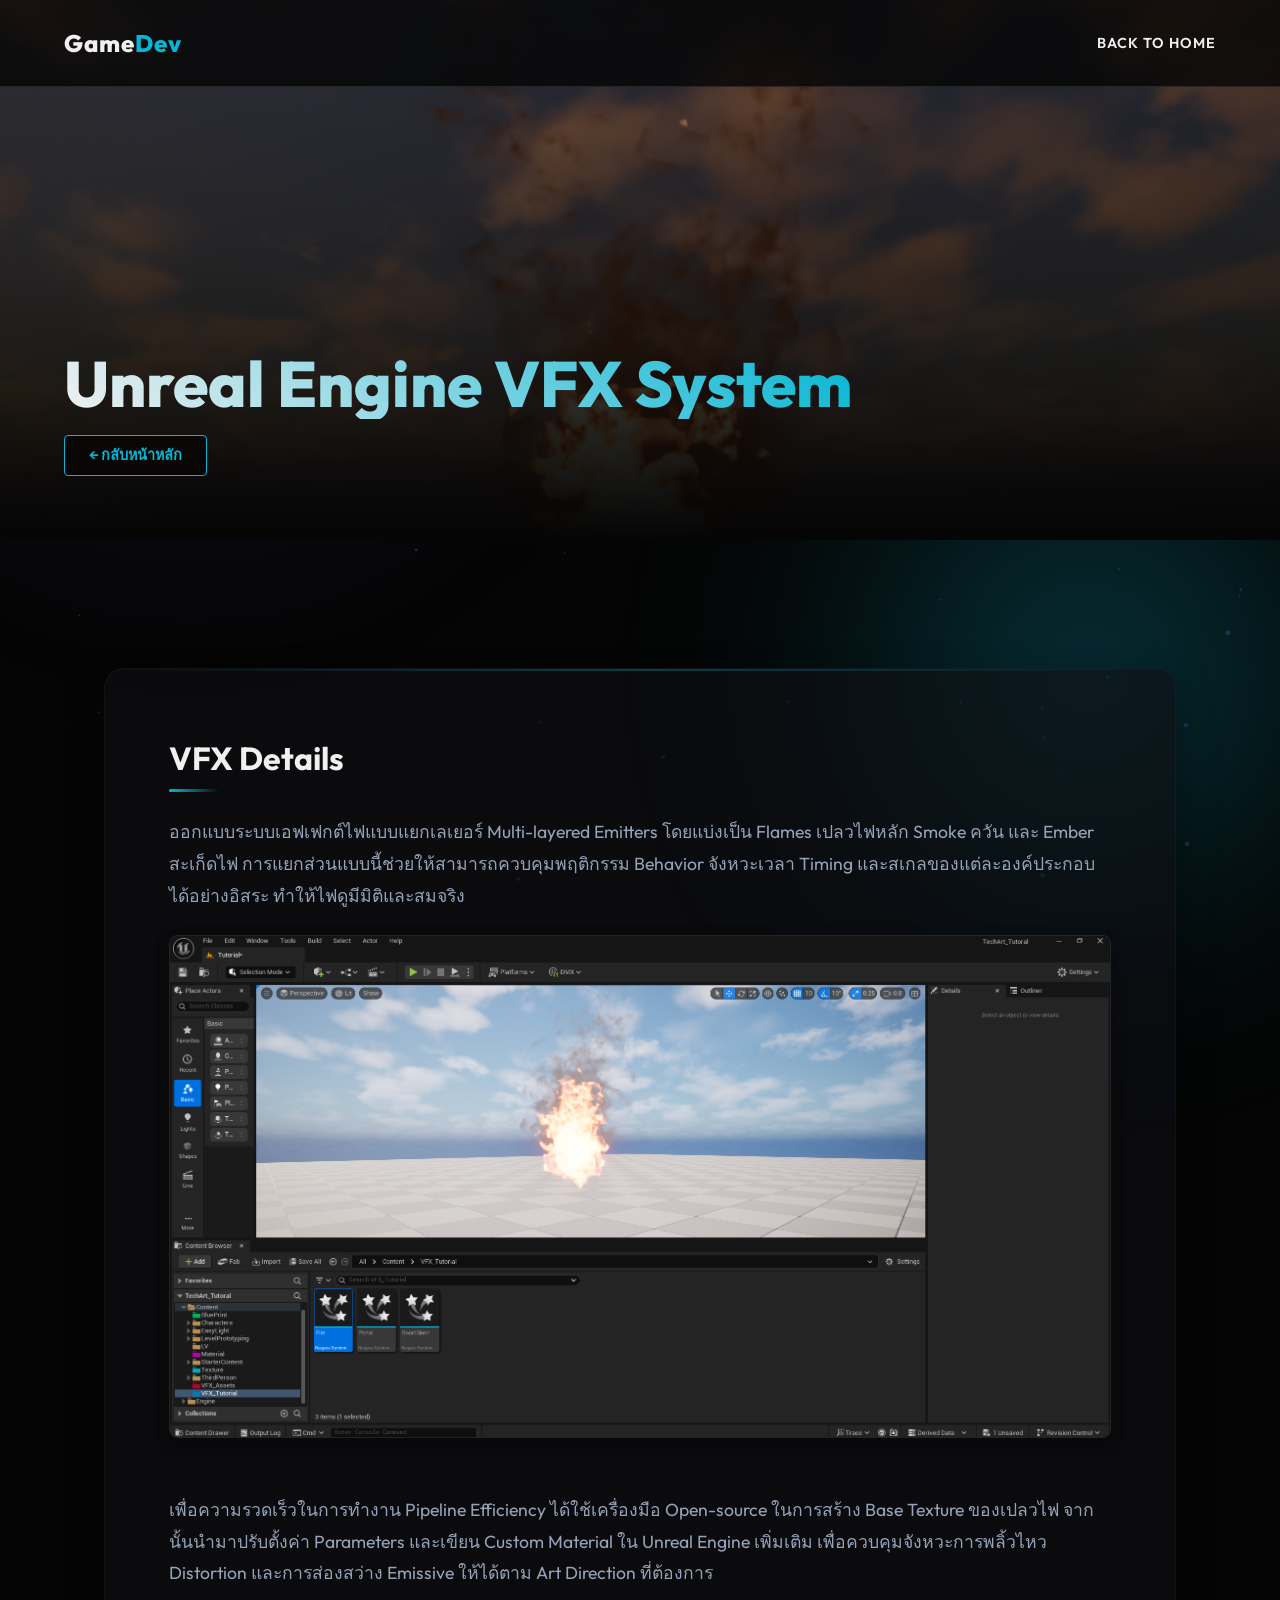
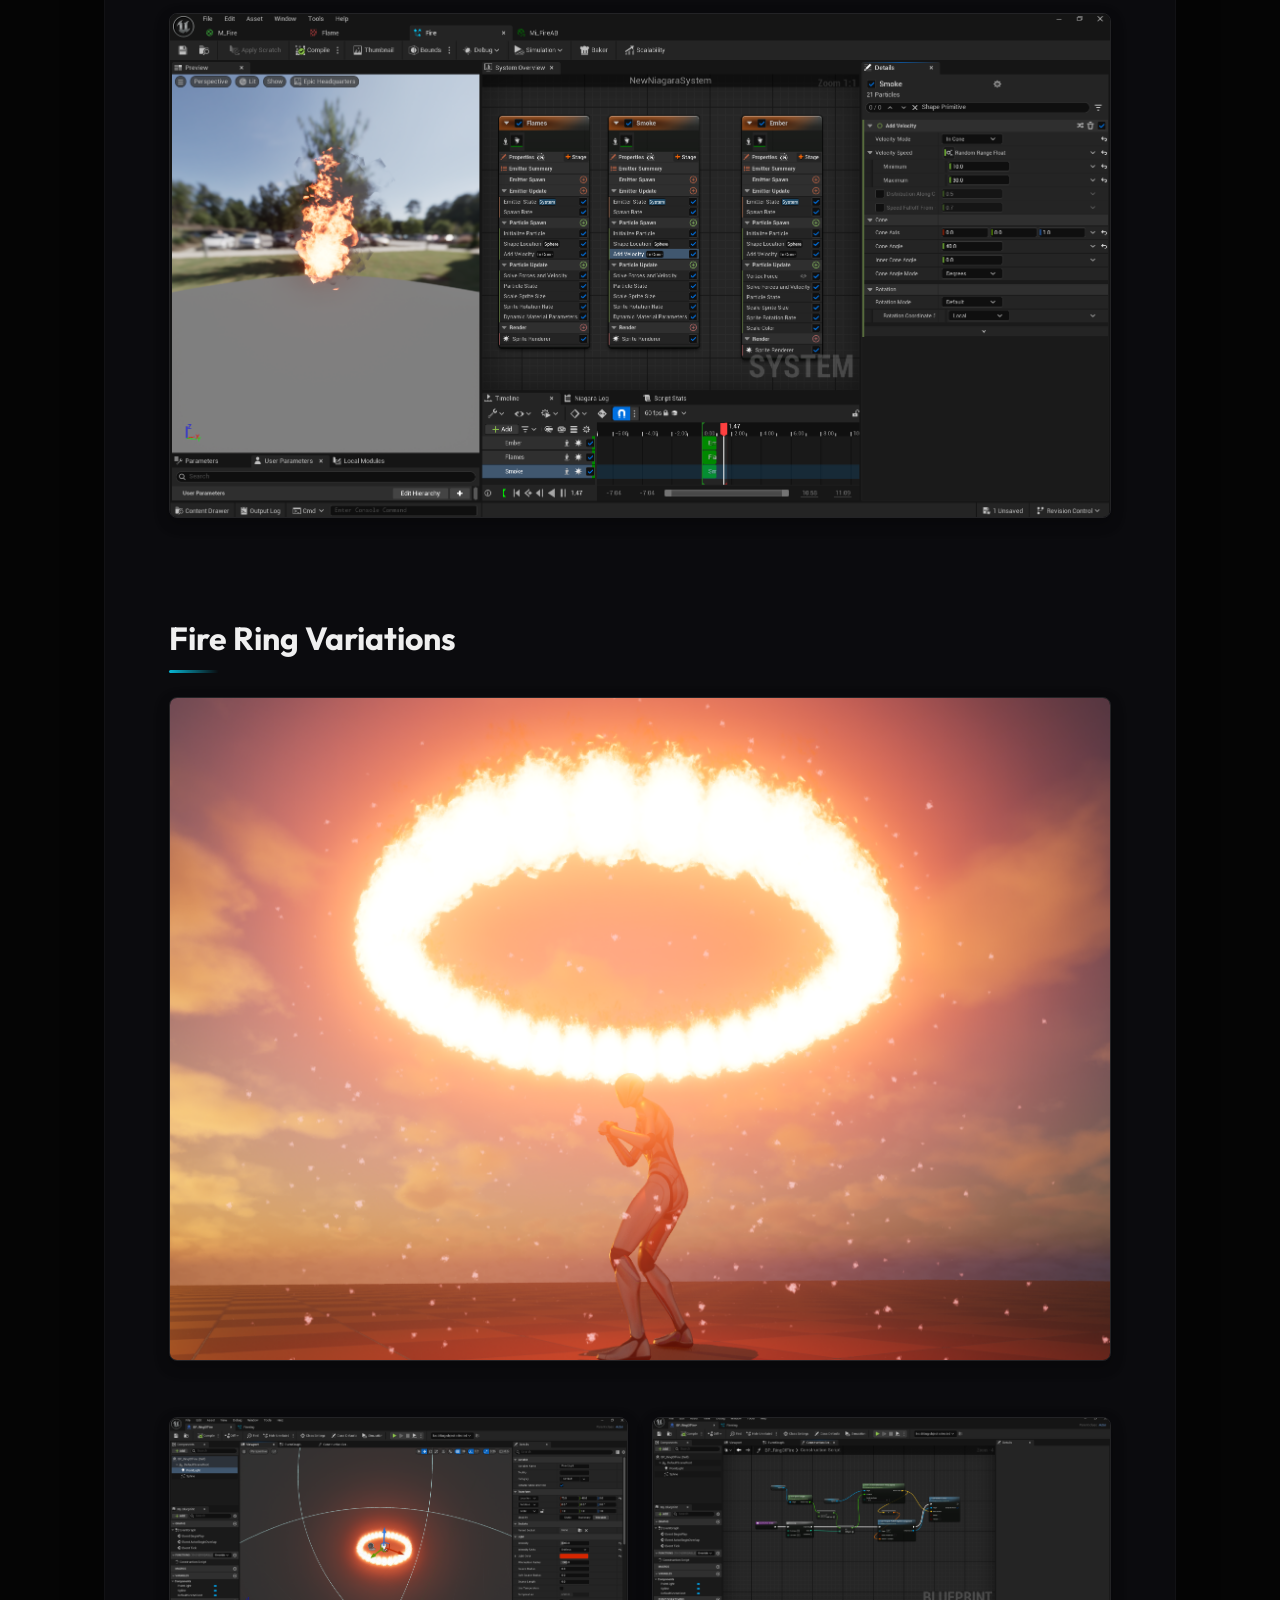
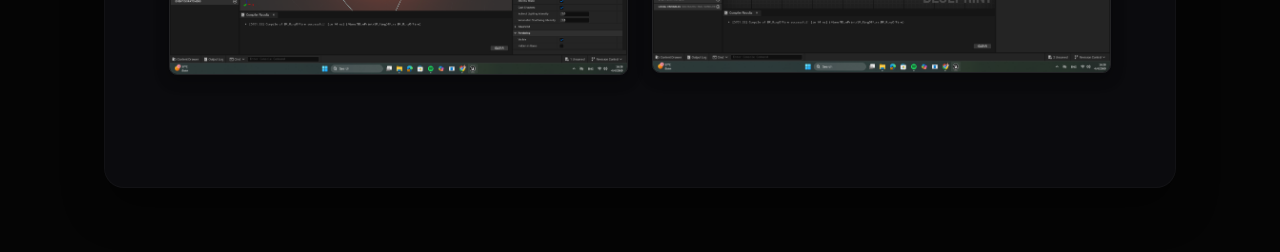
<file: unreal-fire.html>
﻿<!DOCTYPE html>
<html lang="th">
<head>
    <meta charset="UTF-8">
    <meta name="viewport" content="width=device-width, initial-scale=1.0">
    <title>Unreal Engine VFX System - Portfolio</title>
    <link href="https://fonts.googleapis.com/css2?family=Outfit:wght@300;400;600;800&display=swap" rel="stylesheet">
    <link rel="stylesheet" href="styles.css">
</head>
<body>
    <canvas id="bg-canvas"></canvas>
    
    <nav>
        <div class="logo">Game<span>Dev</span></div>
        <ul class="nav-links">
            <li><a href="index.html">Back to Home</a></li>
        </ul>
    </nav>

    <!-- Hero Section -->
    <header class="project-header" style="background-image: url('Image/Unreal/VFX/Fire/Fire.png'); background-position: center top;">
        <div class="project-header-content">
            <h1 class="project-title">Unreal Engine VFX System</h1>
            <a href="index.html#projects" class="btn btn-outline" style="background: rgba(0,0,0,0.5);">&larr; กลับหน้าหลัก</a>
        </div>
    </header>

    <main class="project-content">
        <div class="code-section fade-in">
            <h2 class="project-section-title">VFX Details</h2>
            <p class="project-text">
                ออกแบบระบบเอฟเฟกต์ไฟแบบแยกเลเยอร์ Multi-layered Emitters โดยแบ่งเป็น Flames เปลวไฟหลัก Smoke ควัน และ Ember สะเก็ดไฟ การแยกส่วนแบบนี้ช่วยให้สามารถควบคุมพฤติกรรม Behavior จังหวะเวลา Timing และสเกลของแต่ละองค์ประกอบได้อย่างอิสระ ทำให้ไฟดูมีมิติและสมจริง
            </p>
            <div style="margin-bottom: 3rem; text-align: center;">
                <img src="Image/Unreal/VFX/Fire/Fire1.png" style="max-width: 100%; border-radius: 8px; border: 1px solid rgba(255,255,255,0.1); box-shadow: 0 5px 15px rgba(0,0,0,0.3);">
            </div>

            <p class="project-text">
                เพื่อความรวดเร็วในการทำงาน Pipeline Efficiency ได้ใช้เครื่องมือ Open-source ในการสร้าง Base Texture ของเปลวไฟ จากนั้นนำมาปรับตั้งค่า Parameters และเขียน Custom Material ใน Unreal Engine เพิ่มเติม เพื่อควบคุมจังหวะการพลิ้วไหว Distortion และการส่องสว่าง Emissive ให้ได้ตาม Art Direction ที่ต้องการ
            </p>
            <div style="text-align: center; margin-bottom: 1.5rem;">
                <img src="Image/Unreal/VFX/Fire/Fire2.png" style="max-width: 100%; border-radius: 8px; border: 1px solid rgba(255,255,255,0.1); box-shadow: 0 5px 15px rgba(0,0,0,0.3);">
            </div>

            <!-- Fire Ring Additions -->
            <h2 class="project-section-title" style="margin-top: 4rem;">Fire Ring Variations</h2>
            <div style="margin-bottom: 3rem; text-align: center;">
                <img src="Image/Unreal/VFX/FireRing/FireRing.png" style="max-width: 100%; border-radius: 8px; border: 1px solid rgba(255,255,255,0.1); box-shadow: 0 5px 15px rgba(0,0,0,0.3);">
            </div>
            <div style="display: grid; grid-template-columns: 1fr 1fr; gap: 1.5rem; margin-bottom: 3rem;">
                <img src="Image/Unreal/VFX/FireRing/FireRing1.png" style="width: 100%; border-radius: 8px; border: 1px solid rgba(255,255,255,0.1); box-shadow: 0 5px 15px rgba(0,0,0,0.3);">
                <img src="Image/Unreal/VFX/FireRing/FireRing2.png" style="width: 100%; border-radius: 8px; border: 1px solid rgba(255,255,255,0.1); box-shadow: 0 5px 15px rgba(0,0,0,0.3);">
            </div>
        </div>
    </main>
    <script src="script.js"></script>
</body>
</html>
</file>
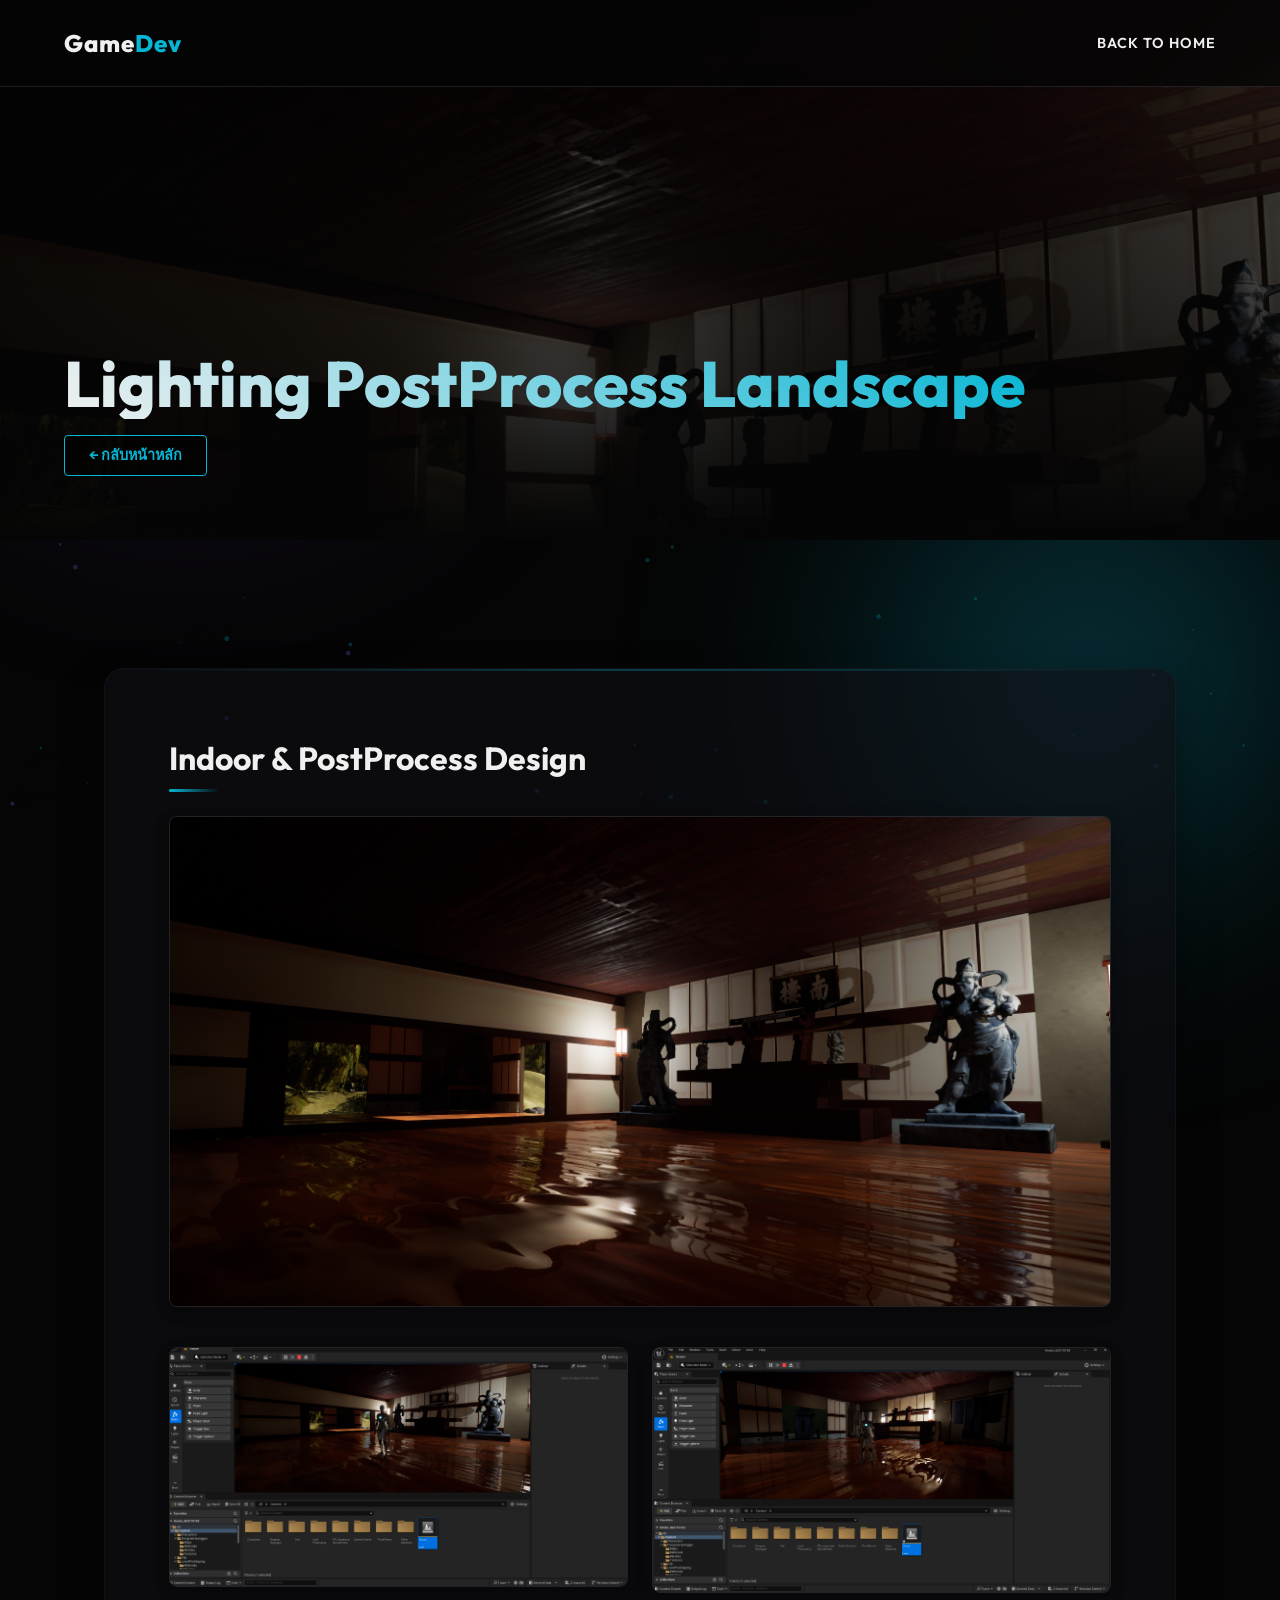
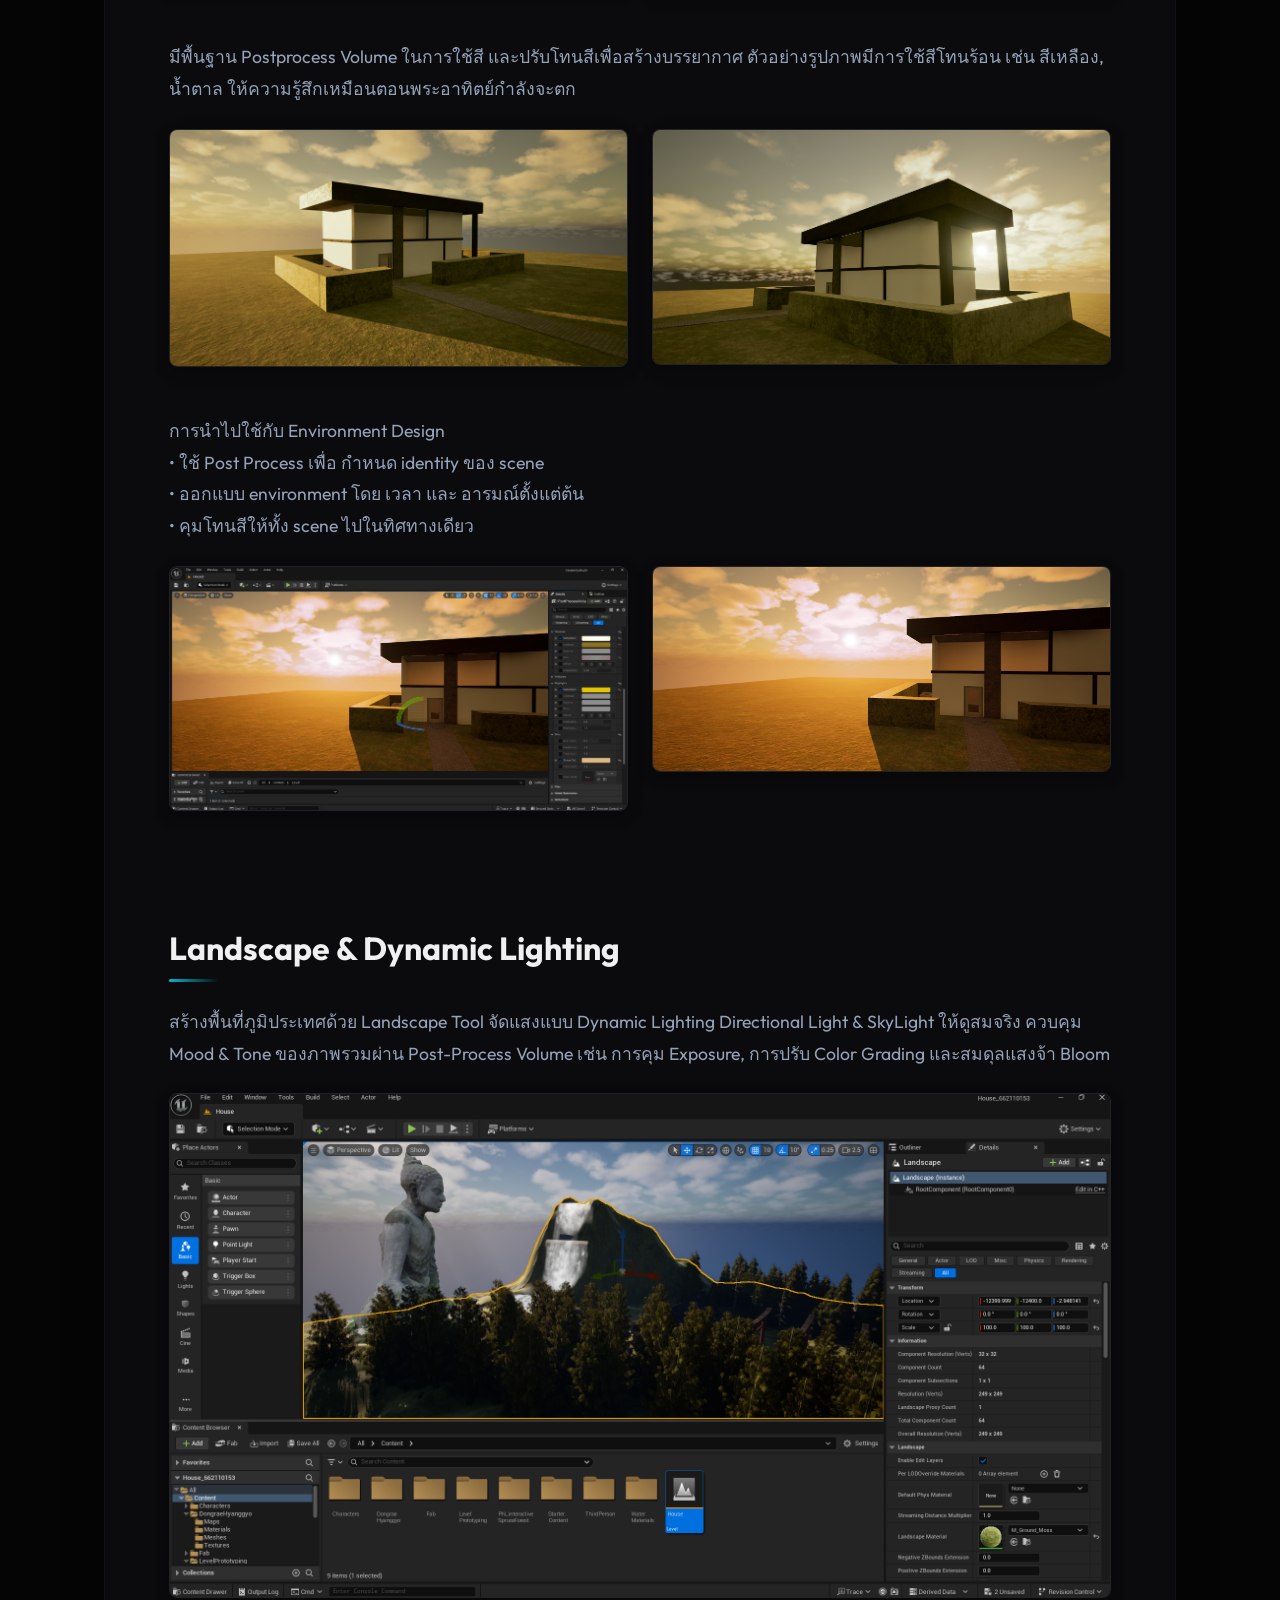
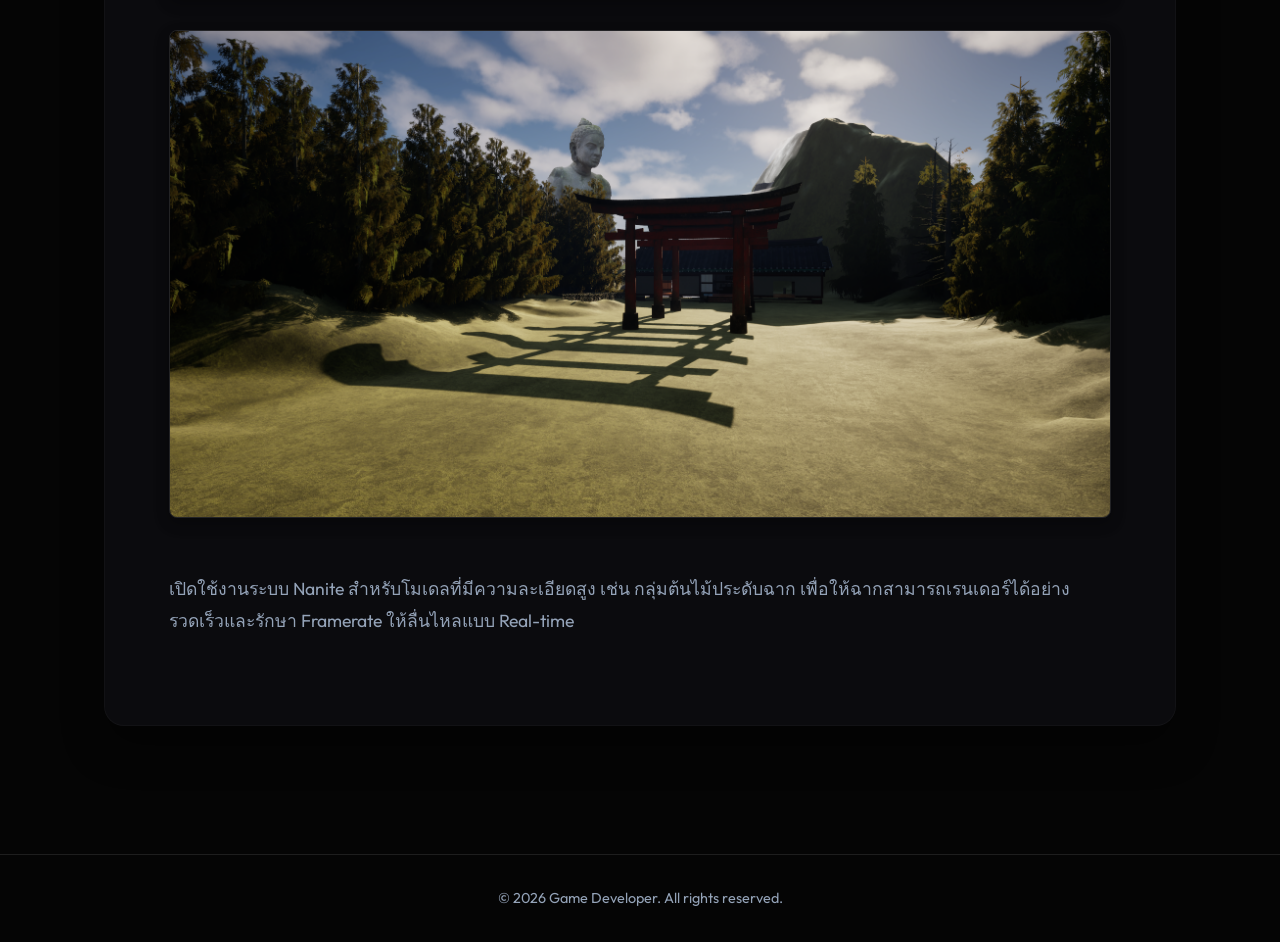
<file: unreal-lighting.html>
<!DOCTYPE html>
<html lang="th">
<head>
    <meta charset="UTF-8">
    <meta name="viewport" content="width=device-width, initial-scale=1.0">
    <title>Lighting PostProcess Landscape - Portfolio</title>
    <link href="https://fonts.googleapis.com/css2?family=Outfit:wght@300;400;600;800&display=swap" rel="stylesheet">
    <link rel="stylesheet" href="styles.css">
</head>
<body>
    <canvas id="bg-canvas"></canvas>
    
    <nav>
        <div class="logo">Game<span>Dev</span></div>
        <ul class="nav-links">
            <li><a href="index.html">Back to Home</a></li>
        </ul>
    </nav>

    <!-- Hero Section -->
    <header class="project-header" style="background-image: url('Image/Unreal/VFX/PostProcess/PostProcess.png'); background-position: center top;">
        <div class="project-header-content">
            <h1 class="project-title">Lighting PostProcess Landscape</h1>
            <a href="index.html#projects" class="btn btn-outline" style="background: rgba(0,0,0,0.5);">&larr; กลับหน้าหลัก</a>
        </div>
    </header>

    <main class="project-content">
        <div class="code-section fade-in">
            <h2 class="project-section-title">Indoor & PostProcess Design</h2>
            
            <div style="margin-bottom: 2rem; text-align: center;">
                <img src="Image/Unreal/VFX/PostProcess/PostProcess.png" style="max-width: 100%; border-radius: 8px; border: 1px solid rgba(255,255,255,0.1); box-shadow: 0 5px 15px rgba(0,0,0,0.3);">
            </div>
            <div style="display: grid; grid-template-columns: 1fr 1fr; gap: 1.5rem; margin-bottom: 3rem;">
                <img src="Image/Unreal/VFX/PostProcess/PostProcess1.png" style="width: 100%; border-radius: 8px; border: 1px solid rgba(255,255,255,0.1); box-shadow: 0 5px 15px rgba(0,0,0,0.3);">
                <img src="Image/Unreal/VFX/PostProcess/PostProcess2.png" style="width: 100%; border-radius: 8px; border: 1px solid rgba(255,255,255,0.1); box-shadow: 0 5px 15px rgba(0,0,0,0.3);">
            </div>

            <p class="project-text">
                มีพื้นฐาน Postprocess Volume ในการใช้สี และปรับโทนสีเพื่อสร้างบรรยากาศ ตัวอย่างรูปภาพมีการใช้สีโทนร้อน เช่น สีเหลือง, น้ำตาล ให้ความรู้สึกเหมือนตอนพระอาทิตย์กำลังจะตก
            </p>
            <div style="display: grid; grid-template-columns: 1fr 1fr; gap: 1.5rem; margin-bottom: 3rem;">
                <img src="Image/Unreal/VFX/PostProcess/PostProcess3.png" style="width: 100%; border-radius: 8px; border: 1px solid rgba(255,255,255,0.1); box-shadow: 0 5px 15px rgba(0,0,0,0.3);">
                <img src="Image/Unreal/VFX/PostProcess/PostProcess4.png" style="width: 100%; border-radius: 8px; border: 1px solid rgba(255,255,255,0.1); box-shadow: 0 5px 15px rgba(0,0,0,0.3);">
            </div>

            <p class="project-text">
                การนำไปใช้กับ Environment Design<br>
                • ใช้ Post Process เพื่อ กำหนด identity ของ scene<br>
                • ออกแบบ environment โดย เวลา และ อารมณ์ตั้งแต่ต้น<br>
                • คุมโทนสีให้ทั้ง scene ไปในทิศทางเดียว
            </p>
            <div style="display: grid; grid-template-columns: 1fr 1fr; gap: 1.5rem; margin-bottom: 3rem;">
                <img src="Image/Unreal/VFX/PostProcess/PostProcess5.png" style="width: 100%; border-radius: 8px; border: 1px solid rgba(255,255,255,0.1); box-shadow: 0 5px 15px rgba(0,0,0,0.3);">
                <img src="Image/Unreal/VFX/PostProcess/PostProcess6.png" style="width: 100%; border-radius: 8px; border: 1px solid rgba(255,255,255,0.1); box-shadow: 0 5px 15px rgba(0,0,0,0.3);">
            </div>

            <h2 class="project-section-title" style="margin-top: 4rem;">Landscape & Dynamic Lighting</h2>

            <p class="project-text">
                สร้างพื้นที่ภูมิประเทศด้วย Landscape Tool จัดแสงแบบ Dynamic Lighting Directional Light & SkyLight ให้ดูสมจริง ควบคุม Mood & Tone ของภาพรวมผ่าน Post-Process Volume เช่น การคุม Exposure, การปรับ Color Grading และสมดุลแสงจ้า Bloom
            </p>
            <div style="margin-bottom: 3rem; text-align: center;">
                <img src="Image/Unreal/VFX/PostProcess/PostProcess8.png" style="max-width: 100%; border-radius: 8px; border: 1px solid rgba(255,255,255,0.1); box-shadow: 0 5px 15px rgba(0,0,0,0.3); margin-bottom: 1.5rem;">
                <img src="Image/Unreal/VFX/PostProcess/PostProcess7.png" style="max-width: 100%; border-radius: 8px; border: 1px solid rgba(255,255,255,0.1); box-shadow: 0 5px 15px rgba(0,0,0,0.3);">
            </div>

            <p class="project-text">
                เปิดใช้งานระบบ Nanite สำหรับโมเดลที่มีความละเอียดสูง เช่น กลุ่มต้นไม้ประดับฉาก เพื่อให้ฉากสามารถเรนเดอร์ได้อย่างรวดเร็วและรักษา Framerate ให้ลื่นไหลแบบ Real-time
            </p>
        </div>
    </main>

    <footer style="text-align: center; padding: 2rem; color: var(--text-secondary); margin-top: 4rem;">
        <p>&copy; 2026 Game Developer. All rights reserved.</p>
    </footer>

    <script src="script.js"></script>
</body>
</html>
</file>
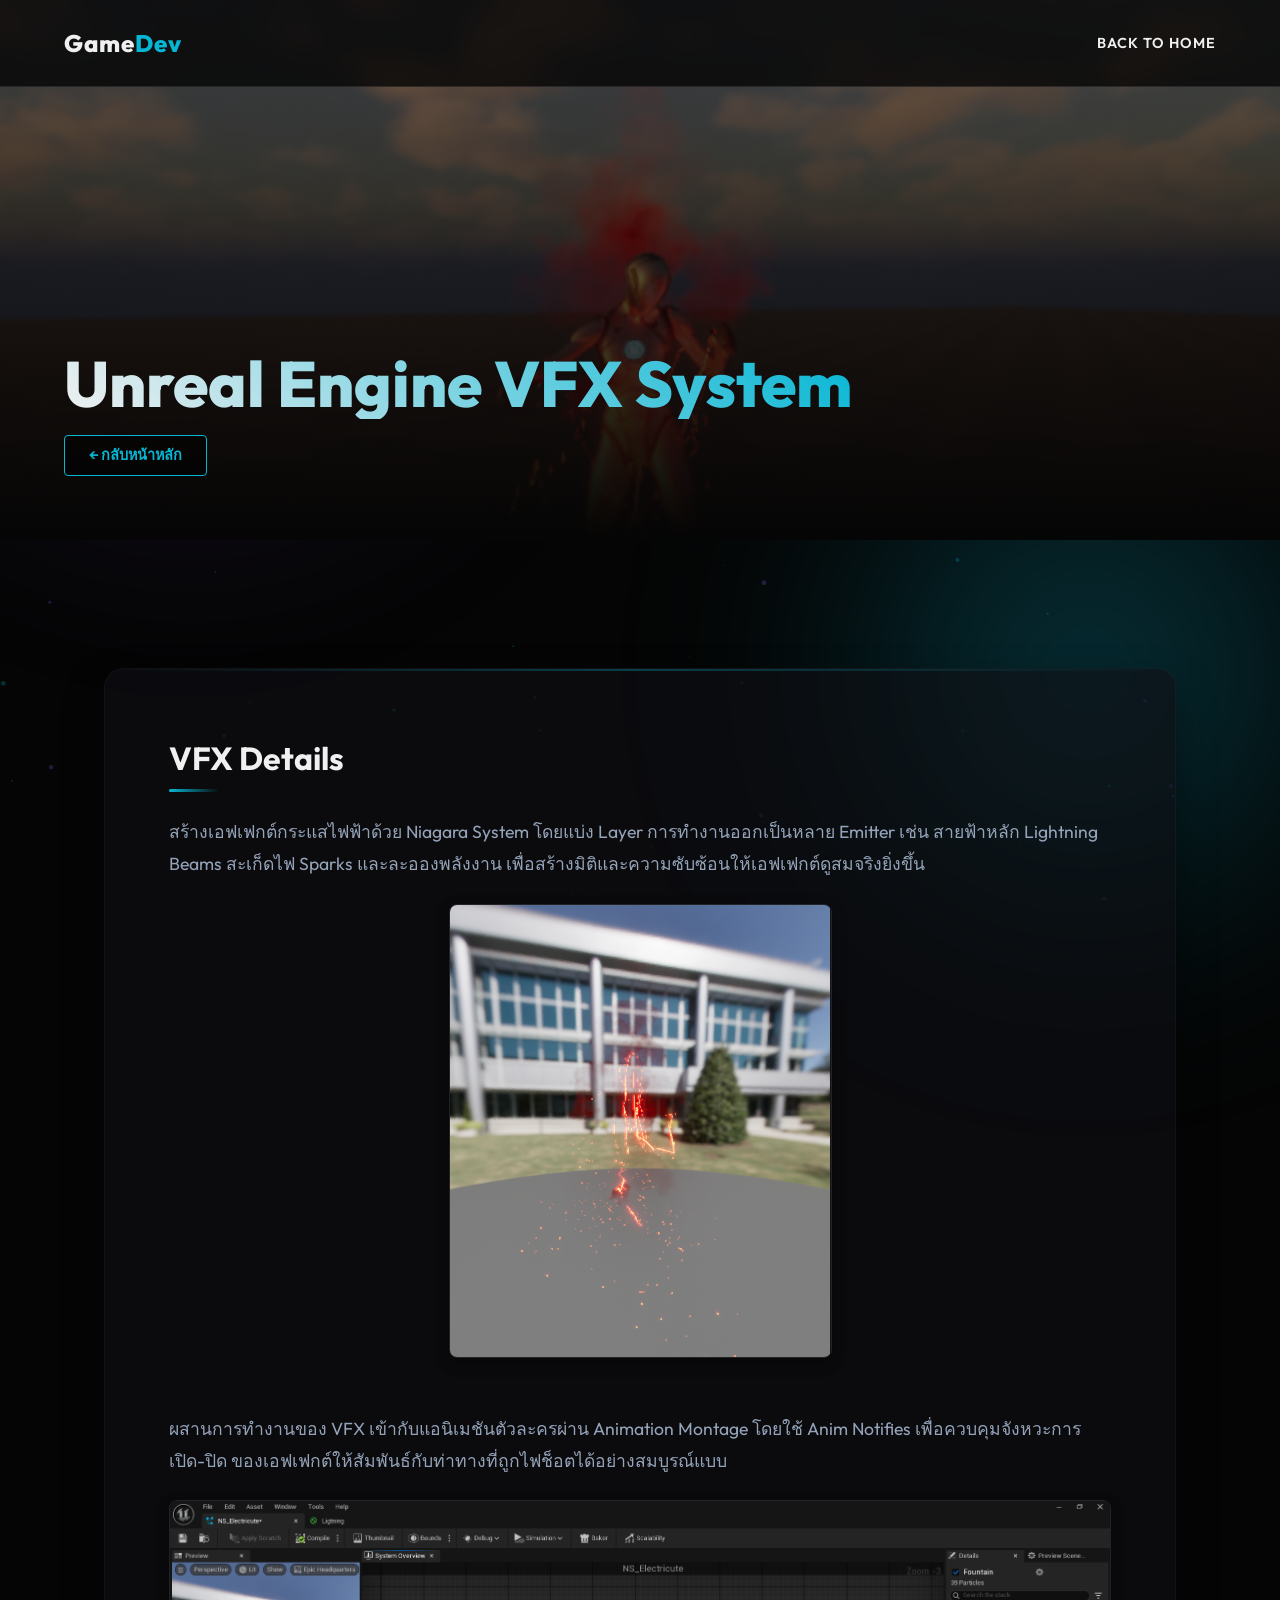
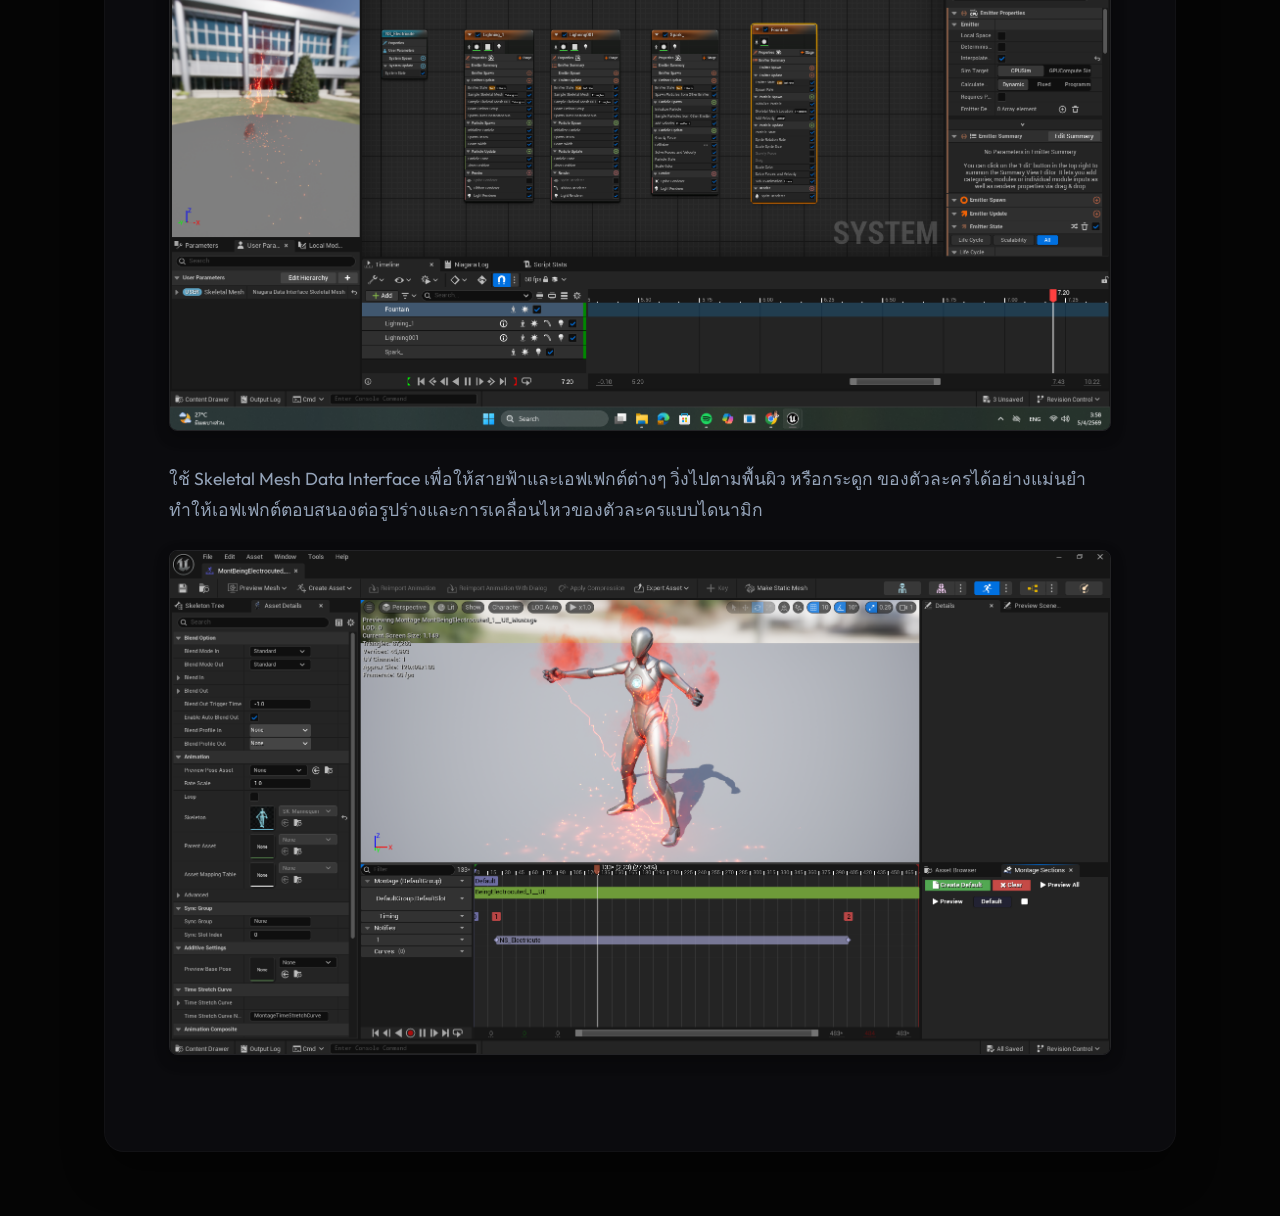
<file: unreal-lightning.html>
﻿<!DOCTYPE html>
<html lang="th">
<head>
    <meta charset="UTF-8">
    <meta name="viewport" content="width=device-width, initial-scale=1.0">
    <title>Unreal Engine VFX System - Portfolio</title>
    <link href="https://fonts.googleapis.com/css2?family=Outfit:wght@300;400;600;800&display=swap" rel="stylesheet">
    <link rel="stylesheet" href="styles.css">
</head>
<body>
    <canvas id="bg-canvas"></canvas>
    
    <nav>
        <div class="logo">Game<span>Dev</span></div>
        <ul class="nav-links">
            <li><a href="index.html">Back to Home</a></li>
        </ul>
    </nav>

    <!-- Hero Section -->
    <header class="project-header" style="background-image: url('Image/Unreal/VFX/Lightning/Lightning.png'); background-position: center top;">
        <div class="project-header-content">
            <h1 class="project-title">Unreal Engine VFX System</h1>
            <a href="index.html#projects" class="btn btn-outline" style="background: rgba(0,0,0,0.5);">&larr; กลับหน้าหลัก</a>
        </div>
    </header>

    <main class="project-content">
        <div class="code-section fade-in">
            <h2 class="project-section-title">VFX Details</h2>
            <p class="project-text">
                สร้างเอฟเฟกต์กระแสไฟฟ้าด้วย Niagara System โดยแบ่ง Layer การทำงานออกเป็นหลาย Emitter เช่น สายฟ้าหลัก Lightning Beams สะเก็ดไฟ Sparks และละอองพลังงาน เพื่อสร้างมิติและความซับซ้อนให้เอฟเฟกต์ดูสมจริงยิ่งขึ้น
            </p>
            <div style="margin-bottom: 3rem; text-align: center;">
                <img src="Image/Unreal/VFX/Lightning/Lightning1.png" style="max-width: 100%; border-radius: 8px; border: 1px solid rgba(255,255,255,0.1); box-shadow: 0 5px 15px rgba(0,0,0,0.3);">
            </div>

            <p class="project-text">
                ผสานการทำงานของ VFX เข้ากับแอนิเมชันตัวละครผ่าน Animation Montage โดยใช้ Anim Notifies เพื่อควบคุมจังหวะการเปิด-ปิด ของเอฟเฟกต์ให้สัมพันธ์กับท่าทางที่ถูกไฟช็อตได้อย่างสมบูรณ์แบบ
            </p>
            <div style="text-align: center; margin-bottom: 1.5rem;">
                <img src="Image/Unreal/VFX/Lightning/Lightning2.png" style="max-width: 100%; border-radius: 8px; border: 1px solid rgba(255,255,255,0.1); box-shadow: 0 5px 15px rgba(0,0,0,0.3);">
            </div>
            
            <p class="project-text">
                ใช้ Skeletal Mesh Data Interface เพื่อให้สายฟ้าและเอฟเฟกต์ต่างๆ วิ่งไปตามพื้นผิว หรือกระดูก ของตัวละครได้อย่างแม่นยำ ทำให้เอฟเฟกต์ตอบสนองต่อรูปร่างและการเคลื่อนไหวของตัวละครแบบไดนามิก
            </p>
            <div style="text-align: center; margin-bottom: 1.5rem;">
                <img src="Image/Unreal/VFX/Lightning/Lightning3.png" style="max-width: 100%; border-radius: 8px; border: 1px solid rgba(255,255,255,0.1); box-shadow: 0 5px 15px rgba(0,0,0,0.3);">
            </div>
        </div>
    </main>
    <script src="script.js"></script>
</body>
</html>
</file>
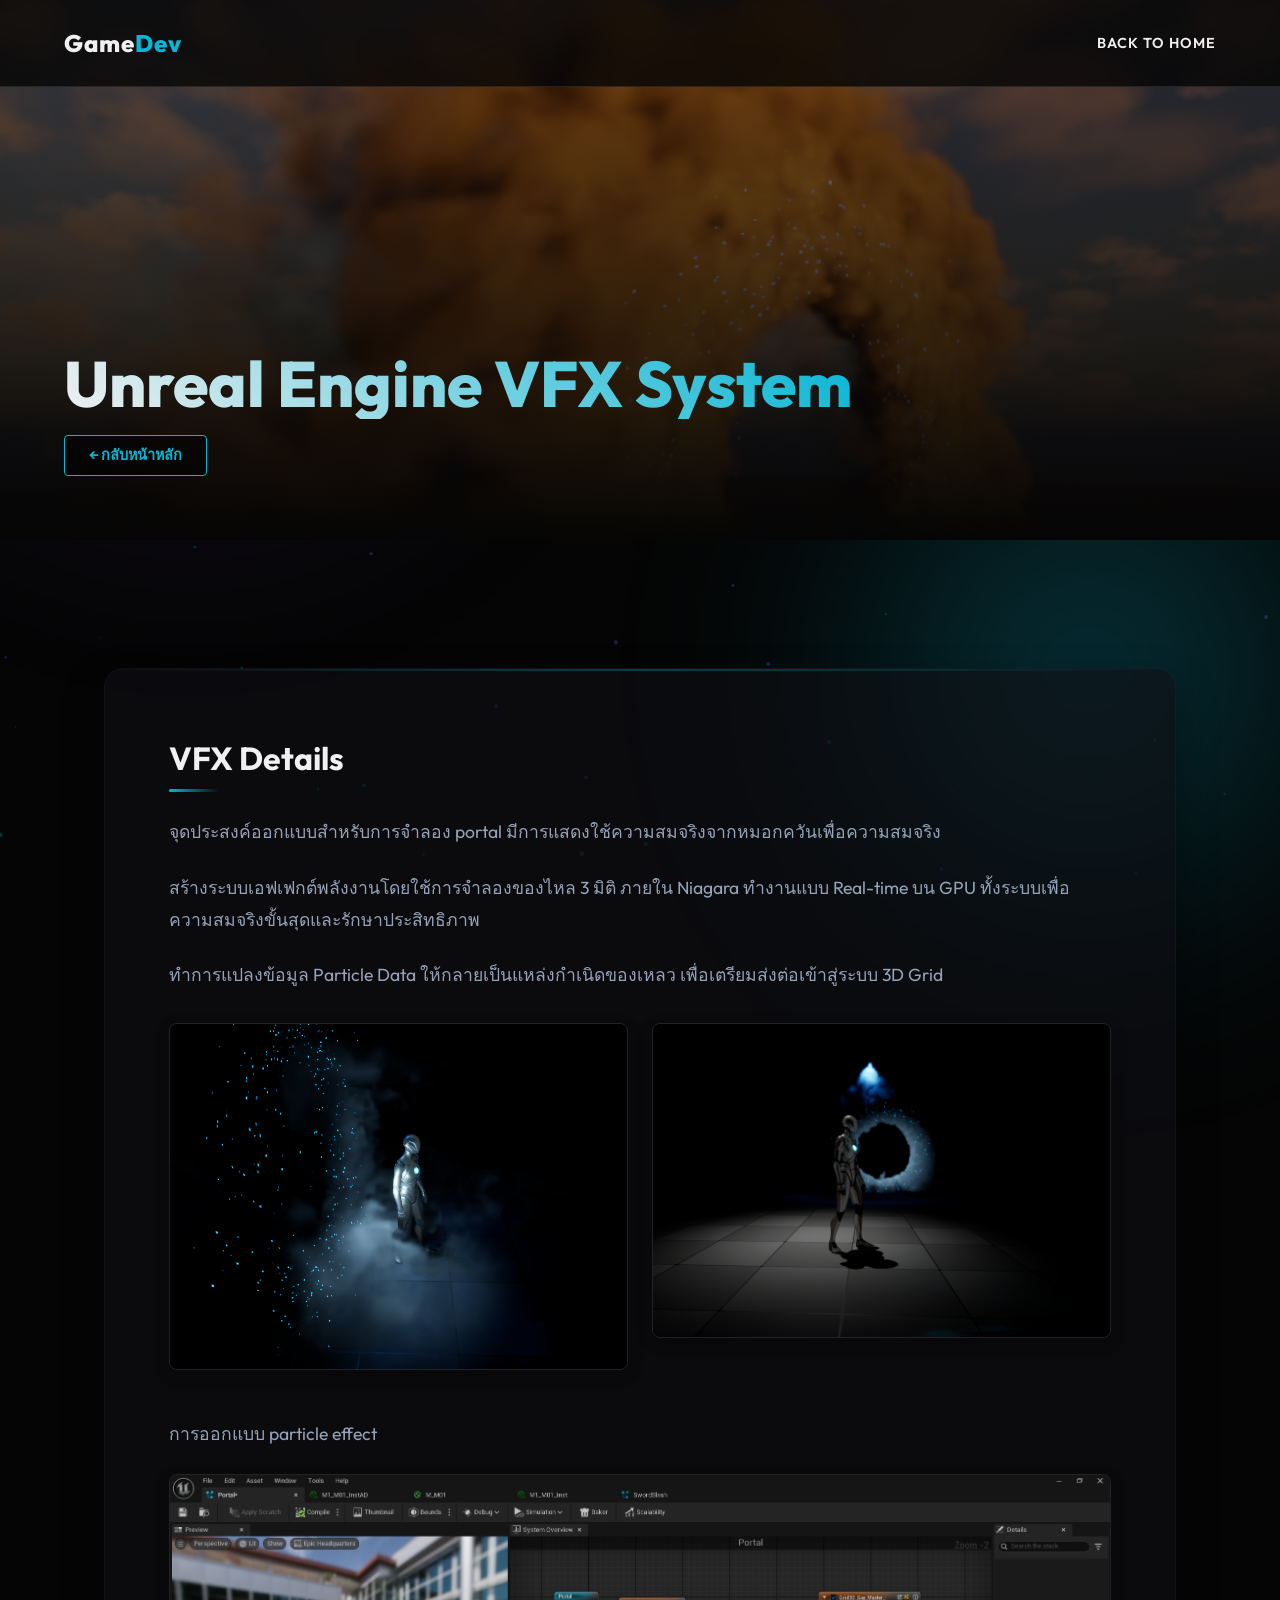
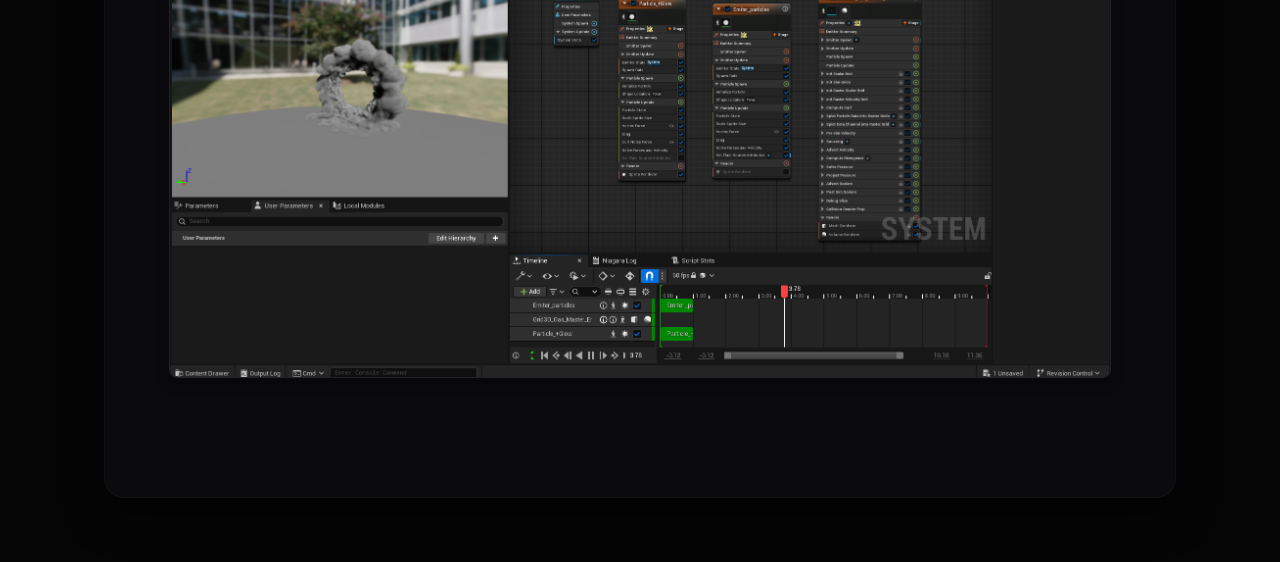
<file: unreal-vfx.html>
<!DOCTYPE html>
<html lang="th">
<head>
    <meta charset="UTF-8">
    <meta name="viewport" content="width=device-width, initial-scale=1.0">
    <title>Niagara VFX Portal - Portfolio</title>
    <link href="https://fonts.googleapis.com/css2?family=Outfit:wght@300;400;600;800&display=swap" rel="stylesheet">
    <link rel="stylesheet" href="styles.css">
</head>
<body>
    <canvas id="bg-canvas"></canvas>
    
    <nav>
        <div class="logo">Game<span>Dev</span></div>
        <ul class="nav-links">
            <li><a href="index.html">Back to Home</a></li>
        </ul>
    </nav>

    <!-- Hero Section -->
    <header class="project-header" style="background-image: url('Image/Unreal/VFX/Portal/Portal.png');">
        <div class="project-header-content">
            <h1 class="project-title">Unreal Engine VFX System</h1>
            <a href="index.html#projects" class="btn btn-outline" style="background: rgba(0,0,0,0.5);">&larr; กลับหน้าหลัก</a>
        </div>
    </header>

    <main class="project-content">
        <div class="code-section fade-in">
            <h2 class="project-section-title">VFX Details</h2>
            <p class="project-text">
                จุดประสงค์ออกแบบสำหรับการจำลอง portal มีการแสดงใช้ความสมจริงจากหมอกควันเพื่อความสมจริง
            </p>
            <p class="project-text">
                สร้างระบบเอฟเฟกต์พลังงานโดยใช้การจำลองของไหล 3 มิติ ภายใน Niagara ทำงานแบบ Real-time บน GPU ทั้งระบบเพื่อความสมจริงขั้นสุดและรักษาประสิทธิภาพ
            </p>
            <p class="project-text">
                ทำการแปลงข้อมูล Particle Data ให้กลายเป็นแหล่งกำเนิดของเหลว เพื่อเตรียมส่งต่อเข้าสู่ระบบ 3D Grid
            </p>
            
            <div style="display: grid; grid-template-columns: 1fr 1fr; gap: 1.5rem; margin-bottom: 3rem; margin-top: 2rem;">
                <img src="Image/Unreal/VFX/Portal/Portal1.png" style="width: 100%; border-radius: 8px; border: 1px solid rgba(255,255,255,0.1); box-shadow: 0 5px 15px rgba(0,0,0,0.3);">
                <img src="Image/Unreal/VFX/Portal/Portal2.png" style="width: 100%; border-radius: 8px; border: 1px solid rgba(255,255,255,0.1); box-shadow: 0 5px 15px rgba(0,0,0,0.3);">
            </div>
            <div style="margin-bottom: 3rem; text-align: center;">
                <p class="project-text" style="text-align: left;">การออกแบบ particle effect</p>
                <img src="Image/Unreal/VFX/Portal/Portal3.png" style="max-width: 100%; border-radius: 8px; border: 1px solid rgba(255,255,255,0.1); box-shadow: 0 5px 15px rgba(0,0,0,0.3);">
            </div>
        </div>
    </main>
    <script src="script.js"></script>
</body>
</html>
</file>
<file: styles.css>
:root {
    --bg-color: #050505;
    --text-primary: #f0f0f0;
    --text-secondary: #94a3b8;
    --accent-primary: #8b5cf6;
    --accent-secondary: #06b6d4;
    --card-bg: rgba(255, 255, 255, 0.03);
    --card-border: rgba(255, 255, 255, 0.1);
    --font-main: 'Outfit', sans-serif;
}

* {
    margin: 0;
    padding: 0;
    box-sizing: border-box;
}

img, video {
    max-width: 100%;
    height: auto;
}

body {
    font-family: var(--font-main);
    background-color: var(--bg-color);
    color: var(--text-primary);
    line-height: 1.6;
    overflow-x: hidden;
}

/* Background Canvas */
#bg-canvas {
    position: fixed;
    top: 0;
    left: 0;
    width: 100vw;
    height: 100vh;
    z-index: -1;
    pointer-events: none;
    opacity: 0.6;
}

/* Navigation */
nav {
    display: flex;
    justify-content: space-between;
    align-items: center;
    padding: 1.5rem 5%;
    position: fixed;
    top: 0;
    width: 100%;
    z-index: 100;
    background: rgba(5, 5, 5, 0.8);
    backdrop-filter: blur(10px);
    border-bottom: 1px solid var(--card-border);
}

.logo {
    font-size: 1.5rem;
    font-weight: 800;
    letter-spacing: 1px;
}

.logo span {
    color: var(--accent-secondary);
}

.nav-links {
    display: flex;
    list-style: none;
    gap: 2rem;
}

.nav-links a {
    color: var(--text-primary);
    text-decoration: none;
    font-weight: 600;
    font-size: 0.9rem;
    text-transform: uppercase;
    letter-spacing: 1px;
    transition: color 0.3s ease;
}

.nav-links a:hover {
    color: var(--accent-primary);
}

/* Sections */
.section {
    padding: 6rem 5%;
    min-height: 100vh;
    display: flex;
    flex-direction: column;
    justify-content: center;
}

.section-title {
    font-size: 2.5rem;
    font-weight: 800;
    margin-bottom: 3rem;
    text-align: center;
    background: linear-gradient(to right, var(--text-primary), var(--text-secondary));
    -webkit-background-clip: text;
    -webkit-text-fill-color: transparent;
}

/* Hero Section */
.hero {
    position: relative;
    overflow: hidden;
    height: 100vh;
    display: flex;
    align-items: center;
    padding: 0 5%;
}

.hero-content {
    max-width: 800px;
}

.subtitle {
    color: var(--accent-secondary);
    font-size: 1.2rem;
    font-weight: 600;
    margin-bottom: 1rem;
    text-transform: uppercase;
    letter-spacing: 2px;
}

.title {
    font-size: 4.5rem;
    font-weight: 800;
    line-height: 1.1;
    margin-bottom: 1.5rem;
}

.title span {
    background: linear-gradient(45deg, var(--accent-primary), var(--accent-secondary));
    -webkit-background-clip: text;
    -webkit-text-fill-color: transparent;
}

.description {
    font-size: 1.2rem;
    color: var(--text-secondary);
    margin-bottom: 2.5rem;
    max-width: 600px;
}

/* Buttons */
.btn {
    display: inline-block;
    padding: 0.8rem 2rem;
    border-radius: 4px;
    text-decoration: none;
    font-weight: 600;
    font-size: 1rem;
    transition: all 0.3s ease;
    cursor: pointer;
    border: none;
}

.btn-primary {
    background: linear-gradient(45deg, var(--accent-primary), var(--accent-secondary));
    color: white;
    box-shadow: 0 4px 15px rgba(139, 92, 246, 0.3);
}

.btn-primary:hover {
    transform: translateY(-2px);
    box-shadow: 0 6px 20px rgba(139, 92, 246, 0.5);
}

.btn-secondary {
    background: transparent;
    color: var(--text-primary);
    border: 1px solid var(--card-border);
    margin-left: 1rem;
}

.btn-secondary:hover {
    background: rgba(255, 255, 255, 0.05);
    border-color: var(--text-secondary);
}

.btn-outline {
    background: transparent;
    color: var(--accent-secondary);
    border: 1px solid var(--accent-secondary);
    padding: 0.5rem 1.5rem;
    font-size: 0.9rem;
}

.btn-outline:hover {
    background: var(--accent-secondary);
    color: #000;
}

.btn-large {
    padding: 1rem 3rem;
    font-size: 1.2rem;
}

/* About Section */
.about-grid {
    display: grid;
    grid-template-columns: 1fr 1fr;
    gap: 4rem;
    align-items: center;
}

.about-text p {
    color: var(--text-secondary);
    font-size: 1.1rem;
    margin-bottom: 1.5rem;
}

.skills h3 {
    font-size: 1.5rem;
    margin-bottom: 1.5rem;
    color: var(--text-primary);
}

.skill-tags {
    display: flex;
    flex-wrap: wrap;
    gap: 1rem;
}

.tag {
    background: var(--card-bg);
    border: 1px solid var(--card-border);
    padding: 0.5rem 1rem;
    border-radius: 20px;
    font-size: 0.9rem;
    color: var(--text-secondary);
    transition: all 0.3s ease;
}

.tag:hover {
    border-color: var(--accent-secondary);
    color: var(--accent-secondary);
    transform: translateY(-2px);
}

/* Projects Section */
.project-grid {
    display: grid;
    grid-template-columns: repeat(auto-fit, minmax(300px, 1fr));
    gap: 2rem;
}

.project-card {
    background: var(--card-bg);
    border: 1px solid var(--card-border);
    border-radius: 12px;
    overflow: hidden;
    transition: all 0.4s ease;
    backdrop-filter: blur(5px);
}

.project-card:hover {
    transform: translateY(-10px);
    border-color: var(--accent-primary);
    box-shadow: 0 10px 30px rgba(139, 92, 246, 0.2);
}

.project-image {
    width: 100%;
    height: 200px;
    background-size: cover;
    background-position: center;
    border-bottom: 1px solid var(--card-border);
    transition: transform 0.5s ease;
}

.project-card:hover .project-image {
    transform: scale(1.05);
}

.project-info {
    padding: 2rem;
    background: var(--card-bg);
    position: relative;
    z-index: 1;
}

.project-info h3 {
    font-size: 1.5rem;
    margin-bottom: 0.5rem;
}

.project-info p {
    color: var(--text-secondary);
    font-size: 0.95rem;
    margin-bottom: 1.5rem;
}

.tech-stack {
    display: flex;
    gap: 0.5rem;
    margin-bottom: 1.5rem;
}

.tech-stack span {
    font-size: 0.8rem;
    color: var(--accent-secondary);
    background: rgba(6, 182, 212, 0.1);
    padding: 0.2rem 0.6rem;
    border-radius: 4px;
}

/* Contact Section */
.contact-container {
    text-align: center;
    max-width: 600px;
    margin: 0 auto;
}

.contact-container p {
    color: var(--text-secondary);
    font-size: 1.2rem;
    margin-bottom: 2.5rem;
}

.social-links {
    margin-top: 3rem;
    display: flex;
    justify-content: center;
    gap: 2rem;
}

.social-links a {
    color: var(--text-secondary);
    text-decoration: none;
    font-size: 1rem;
    transition: color 0.3s ease;
}

.social-links a:hover {
    color: var(--accent-primary);
}

/* Footer */
footer {
    text-align: center;
    padding: 2rem;
    border-top: 1px solid var(--card-border);
    color: var(--text-secondary);
    font-size: 0.9rem;
}

/* Animations */
.fade-in {
    opacity: 0;
    transform: translateY(30px);
    transition: opacity 0.8s ease, transform 0.8s ease;
}

.fade-in.appear {
    opacity: 1;
    transform: translateY(0);
}

/* Note: Comprehensive responsive styles across all breakpoints are consolidated at the end of this file */

/* Modal Styles */
.modal {
    display: none; 
    position: fixed; 
    z-index: 1000; 
    left: 0;
    top: 0;
    width: 100%; 
    height: 100%; 
    overflow: auto; 
    background-color: rgba(0, 0, 0, 0.8); 
    backdrop-filter: blur(5px);
    opacity: 0;
    transition: opacity 0.3s ease;
}

.modal.show {
    display: block;
    opacity: 1;
}

.modal-content {
    background-color: var(--bg-color);
    margin: 5% auto; 
    padding: 2rem;
    border: 1px solid var(--card-border);
    border-radius: 12px;
    width: 80%;
    max-width: 800px;
    position: relative;
    transform: translateY(-50px);
    transition: transform 0.3s ease;
    box-shadow: 0 10px 30px rgba(139, 92, 246, 0.2);
}

.modal.show .modal-content {
    transform: translateY(0);
}

.close-modal {
    color: var(--text-secondary);
    float: right;
    font-size: 28px;
    font-weight: bold;
    cursor: pointer;
    transition: color 0.3s ease;
}

.close-modal:hover,
.close-modal:focus {
    color: var(--accent-primary);
    text-decoration: none;
    cursor: pointer;
}

.modal-image {
    width: 100%;
    height: auto;
    max-height: 400px;
    object-fit: cover;
    border-radius: 8px;
    margin-bottom: 1.5rem;
    border: 1px solid var(--card-border);
}

.modal-title {
    font-size: 2rem;
    margin-bottom: 1rem;
    color: var(--text-primary);
}

.modal-body h3 {
    color: var(--accent-secondary);
    margin-top: 1.5rem;
    margin-bottom: 0.5rem;
    font-size: 1.2rem;
}

.modal-body p, .modal-body ul {
    color: var(--text-secondary);
    margin-bottom: 1rem;
    line-height: 1.6;
}

.modal-body ul {
    padding-left: 1.5rem;
}

.modal-body li {
    margin-bottom: 0.5rem;
}

/* Code Snippet Styles */
pre.code-snippet {
    background-color: #0d1117;
    border: 1px solid rgba(255,255,255,0.05);
    border-radius: 12px;
    padding: 3rem 1.5rem 1.5rem 1.5rem;
    overflow-x: auto;
    margin-bottom: 2rem;
    font-family: 'Consolas', 'Courier New', monospace;
    font-size: 0.95rem;
    color: #c9d1d9;
    position: relative;
    box-shadow: 0 10px 30px rgba(0,0,0,0.5);
}

pre.code-snippet::before {
    content: '';
    position: absolute;
    top: 15px;
    left: 15px;
    width: 12px;
    height: 12px;
    border-radius: 50%;
    background: #ff5f56;
    box-shadow: 20px 0 0 #ffbd2e, 40px 0 0 #27c93f;
}

pre.code-snippet code {
    white-space: pre;
}

/* Syntax Highlighting Colors */
.code-keyword { color: #569cd6; }
.code-type { color: #4ec9b0; }
.code-function { color: #dcdcaa; }
.code-string { color: #ce9178; }
.code-comment { color: #6a9955; }
.code-number { color: #b5cea8; }

/* Portfolio Case Study Layout */
.project-header {
    position: relative;
    width: 100%;
    height: 60vh;
    min-height: 400px;
    display: flex;
    align-items: flex-end;
    padding: 4rem 5%;
    background-size: cover;
    background-position: center;
    background-attachment: fixed;
}

.project-header::before {
    content: '';
    position: absolute;
    top: 0;
    left: 0;
    width: 100%;
    height: 100%;
    background: linear-gradient(to top, var(--bg-color) 0%, rgba(5, 5, 5, 0.4) 100%);
}

.project-header-content {
    position: relative;
    z-index: 10;
    max-width: 1000px;
}

.project-title {
    font-size: 4rem;
    font-weight: 800;
    margin-bottom: 1rem;
    line-height: 1.1;
    background: linear-gradient(45deg, var(--text-primary), var(--accent-secondary));
    -webkit-background-clip: text;
    -webkit-text-fill-color: transparent;
}

.project-role-badge {
    display: inline-block;
    background: rgba(139, 92, 246, 0.2);
    color: var(--accent-primary);
    border: 1px solid var(--accent-primary);
    padding: 0.5rem 1.5rem;
    border-radius: 30px;
    font-weight: 600;
    margin-bottom: 2rem;
    letter-spacing: 1px;
    text-transform: uppercase;
    font-size: 0.9rem;
}

.project-content {
    padding: 4rem 5%;
    max-width: 1200px;
    margin: 0 auto;
}

.project-grid-layout {
    display: grid;
    grid-template-columns: 2fr 1fr;
    gap: 4rem;
    margin-bottom: 4rem;
}

@media (max-width: 900px) {
    .project-grid-layout {
        grid-template-columns: 1fr;
    }
}

.project-section-title {
    font-size: 2rem;
    color: var(--text-primary);
    margin-bottom: 2rem;
    border-left: none;
    padding-left: 0;
    position: relative;
    display: inline-block;
}

.project-section-title::after {
    content: '';
    position: absolute;
    bottom: -8px;
    left: 0;
    width: 50px;
    height: 3px;
    background: linear-gradient(90deg, var(--accent-secondary), transparent);
    border-radius: 2px;
}

.project-text {
    color: var(--text-secondary);
    font-size: 1.1rem;
    line-height: 1.8;
    margin-bottom: 1.5rem;
}

.project-sidebar {
    background: transparent;
    border: none;
    border-left: 1px solid rgba(255, 255, 255, 0.1);
    border-radius: 0;
    padding: 0 0 0 3rem;
    height: fit-content;
}

.sidebar-item {
    margin-bottom: 2rem;
}

.sidebar-item:last-child {
    margin-bottom: 0;
}

.sidebar-item h4 {
    color: var(--accent-secondary);
    margin-bottom: 0.8rem;
    text-transform: uppercase;
    font-size: 0.9rem;
    letter-spacing: 1px;
}

.feature-list {
    list-style: none;
}

.feature-list li {
    color: var(--text-secondary);
    margin-bottom: 1rem;
    padding-left: 1.5rem;
    position: relative;
    line-height: 1.6;
}

.feature-list li::before {
    content: '▹';
    position: absolute;
    left: 0;
    color: var(--accent-primary);
    font-size: 1.2rem;
}

.code-section {
    margin-top: 4rem;
    background: rgba(15, 15, 20, 0.6);
    border: 1px solid rgba(255, 255, 255, 0.03);
    border-radius: 20px;
    padding: 4rem;
    position: relative;
    overflow: hidden;
    box-shadow: 0 20px 40px rgba(0,0,0,0.4);
}

.code-section::before {
    content: '';
    position: absolute;
    top: 0; left: 0; width: 100%; height: 2px;
    background: linear-gradient(90deg, transparent, var(--accent-secondary), transparent);
    opacity: 0.3;
}


/* Premium Hero Showcase */
.premium-hero {
    display: flex;
    justify-content: space-between;
    align-items: center;
    max-width: 1400px;
    margin: 0 auto;
    padding-top: 5rem;
}
.premium-hero .hero-content {
    flex: 1;
    max-width: 600px;
    z-index: 10;
}
.hero-badge {
    display: inline-block;
    padding: 0.4rem 1.2rem;
    background: transparent;
    border: 1px solid rgba(255, 255, 255, 0.2);
    color: rgba(255, 255, 255, 0.9);
    border-radius: 30px;
    font-size: 0.85rem;
    font-weight: 400;
    margin-bottom: 1.5rem;
    letter-spacing: 2px;
    text-transform: uppercase;
}
.hero-showcase {
    flex: 1;
    display: flex;
    justify-content: flex-end;
    align-items: center;
    perspective: 1200px;
    height: 100vh;
}
.showcase-container {
    position: relative;
    width: 450px;
    height: 300px;
    transform-style: preserve-3d;
    transform: rotateY(-15deg) rotateX(5deg);
    animation: floatShowcase 6s ease-in-out infinite;
}
.sc-card {
    position: absolute;
    top: 0; left: 0;
    width: 100%; height: 100%;
    background-size: cover;
    background-position: center;
    border-radius: 16px;
    box-shadow: 0 30px 60px rgba(0,0,0,0.6), 0 0 0 1px rgba(255,255,255,0.1);
    transition: all 0.5s cubic-bezier(0.25, 1, 0.5, 1);
}
.sc-card::after {
    content: '';
    position: absolute;
    inset: 0;
    border-radius: 16px;
    background: linear-gradient(135deg, rgba(255,255,255,0.1) 0%, transparent 100%);
}
.sc-card-1 {
    transform: translateZ(50px);
    z-index: 3;
}
.sc-card-2 {
    transform: translateZ(-20px) translateX(-40px) translateY(-30px);
    opacity: 0.8;
    z-index: 2;
    filter: brightness(0.6);
}
.sc-card-3 {
    transform: translateZ(-90px) translateX(40px) translateY(40px);
    opacity: 0.5;
    z-index: 1;
    filter: brightness(0.4);
}
.showcase-container:hover .sc-card-1 {
    transform: translateZ(80px) rotateY(-5deg);
}
.showcase-container:hover .sc-card-2 {
    transform: translateZ(-10px) translateX(-60px) translateY(-40px) rotateY(-5deg);
    opacity: 0.9;
    filter: brightness(0.8);
}
.showcase-container:hover .sc-card-3 {
    transform: translateZ(-80px) translateX(60px) translateY(50px) rotateY(-5deg);
    opacity: 0.7;
    filter: brightness(0.6);
}
@keyframes floatShowcase {
    0%, 100% { transform: rotateY(-15deg) rotateX(5deg) translateY(0); }
    50% { transform: rotateY(-15deg) rotateX(5deg) translateY(-20px); }
}
/* Responsive for mobile */
@media (max-width: 992px) {
    .premium-hero { flex-direction: column; text-align: center; justify-content: center; }
    .hero-showcase { display: none; }
}
/* Ambient Glow Background */
body::before, body::after {
    content: '';
    position: fixed;
    width: 50vw;
    height: 50vw;
    max-width: 800px;
    max-height: 800px;
    border-radius: 50%;
    filter: blur(120px);
    z-index: -3;
    opacity: 0.35;
    animation: floatGlow 20s infinite alternate ease-in-out;
    pointer-events: none;
}
body::before {
    background: radial-gradient(circle, var(--accent-primary) 0%, transparent 70%);
    top: -10%;
    left: -10%;
}
body::after {
    background: radial-gradient(circle, var(--accent-secondary) 0%, transparent 70%);
    bottom: -10%;
    right: -10%;
    animation-delay: -10s;
}
@keyframes floatGlow {
    0% { transform: translate(0, 0) scale(1); }
    50% { transform: translate(10%, 5%) scale(1.1); }
    100% { transform: translate(-5%, 15%) scale(1.2); }
}

/* Profile Image Updates */
.about-grid {
    grid-template-columns: 280px 1.5fr 1fr;
    gap: 3rem;
}
.profile-frame {
    width: 250px;
    height: 250px;
    border-radius: 50%;
    overflow: hidden;
    border: 3px solid rgba(255,255,255,0.05);
    box-shadow: 0 10px 30px rgba(0,0,0,0.5), 0 0 0 6px rgba(139, 92, 246, 0.15);
    margin: 0 auto;
    transition: transform 0.3s ease, box-shadow 0.3s ease;
}
.profile-frame:hover {
    transform: translateY(-5px);
    box-shadow: 0 15px 35px rgba(0,0,0,0.6), 0 0 0 6px rgba(139, 92, 246, 0.3);
}
.profile-frame img {
    width: 100%;
    height: 100%;
    object-fit: cover;
}
@media (max-width: 992px) {
    .about-grid { grid-template-columns: 1fr; }
    .about-image { margin-bottom: 2rem; }
}

/* Override for equal height project cards */
.project-card {
    display: flex !important;
    flex-direction: column !important;
    height: 100% !important;
}

.project-info {
    display: flex !important;
    flex-direction: column !important;
    flex-grow: 1 !important;
}

.project-info .btn {
    margin-top: auto !important;
    align-self: flex-start !important;
}

/* Fix for stretched grid rows */
.project-grid {
    align-content: start !important;
}

.projects-slider-track {
    align-items: flex-start !important;
}
/* Hero Background Slider Styles */
.hero {
    position: relative;
    overflow: hidden;
}

.hero-bg-slider {
    position: absolute;
    top: 0;
    left: 0;
    width: 100%;
    height: 100%;
    z-index: -1;
}

.hero-slide {
    position: absolute;
    top: 0;
    left: 0;
    width: 100%;
    height: 100%;
    background-size: cover;
    background-position: center;
    opacity: 0;
    transition: opacity 1s ease-in-out;
}

.hero-slide.active {
    opacity: 1;
}

.hero-overlay {
    position: absolute;
    top: 0;
    left: 0;
    width: 100%;
    height: 100%;
    background: linear-gradient(to right, rgba(26,26,36,0.95) 0%, rgba(26,26,36,0.7) 50%, rgba(26,26,36,0.4) 100%);
    z-index: 1;
    pointer-events: none;
}

.slider-btn {
    position: absolute;
    top: 50%;
    transform: translateY(-50%);
    background: rgba(26, 26, 36, 0.5);
    backdrop-filter: blur(8px);
    -webkit-backdrop-filter: blur(8px);
    color: rgba(255, 255, 255, 0.7);
    border: 1px solid rgba(255, 255, 255, 0.3);
    width: 52px;
    height: 52px;
    display: flex;
    justify-content: center;
    align-items: center;
    font-size: 22px;
    cursor: pointer;
    z-index: 30;
    border-radius: 50%;
    transition: all 0.3s ease;
    pointer-events: auto;
}

.slider-btn:hover {
    background: white;
    color: black;
    border-color: white;
    transform: translateY(-50%) scale(1.1);
}

.prev-btn { left: 25px; }
.next-btn { right: 25px; }

/* Minimal Hero Buttons */
.hero-content .btn {
    border-radius: 30px;
    font-weight: 500;
}
.hero-content .btn-primary {
    background: white;
    color: black;
    border: 1px solid white;
    box-shadow: none;
}
.hero-content .btn-primary:hover {
    background: transparent;
    color: white;
    transform: none;
}
.hero-content .btn-secondary {
    border: 1px solid rgba(255, 255, 255, 0.3);
    color: white;
}
.hero-content .btn-secondary:hover {
    background: white;
    color: black;
    border-color: white;
}

/* ==========================================================================
   Comprehensive Responsive Breakpoints (PC, Tablet, Mobile)
   ========================================================================== */

/* 1. Large Tablets & Small Laptops (<= 1024px) */
@media (max-width: 1024px) {
    .title {
        font-size: 3.5rem;
    }
    .about-grid {
        grid-template-columns: 240px 1.4fr 1fr;
        gap: 2rem;
    }
    .project-grid-layout {
        gap: 2.5rem;
    }
    .project-sidebar {
        padding-left: 2rem;
    }
}

/* 2. Tablets & Medium Screens (<= 900px) */
@media (max-width: 900px) {
    .about-grid {
        grid-template-columns: 1fr;
        gap: 2.5rem;
        text-align: center;
    }
    .profile-frame {
        margin: 0 auto 1.5rem auto;
    }
    .skills h3 {
        text-align: center;
    }
    .skill-tags {
        justify-content: center;
    }
    .project-grid-layout {
        grid-template-columns: 1fr;
        gap: 3rem;
    }
    .project-sidebar {
        border-left: none;
        border-top: 1px solid var(--card-border);
        padding: 2rem 0 0 0;
        display: grid;
        grid-template-columns: repeat(auto-fit, minmax(200px, 1fr));
        gap: 1.5rem;
    }
    .sidebar-item {
        margin-bottom: 0;
    }
}

/* 3. Small Tablets & Large Phones (<= 768px) */
@media (max-width: 768px) {
    nav {
        padding: 1rem 4%;
    }
    .logo {
        font-size: 1.3rem;
    }
    .nav-links {
        display: flex;
        gap: 1rem;
    }
    .nav-links a {
        font-size: 0.82rem;
        letter-spacing: 0.5px;
    }
    .section {
        padding: 4.5rem 4%;
        min-height: auto;
    }
    .section-title {
        font-size: 2rem;
        margin-bottom: 2rem;
    }
    .hero {
        padding: 0 4%;
        min-height: 100vh;
    }
    .title {
        font-size: 2.6rem;
    }
    .description {
        font-size: 1.05rem;
    }
    .slider-btn {
        width: 42px;
        height: 42px;
        font-size: 18px;
    }
    .prev-btn { left: 12px; }
    .next-btn { right: 12px; }

    .project-tabs {
        gap: 0.8rem;
        margin-bottom: 2.5rem;
    }
    .project-grid {
        grid-template-columns: repeat(auto-fit, minmax(260px, 1fr));
        gap: 1.5rem;
    }
    .project-image {
        height: 190px;
    }
    .project-info {
        padding: 1.5rem;
    }
    .project-info h3 {
        font-size: 1.35rem;
    }

    /* Project Detail Pages */
    .project-header {
        height: auto;
        min-height: 360px;
        padding: 6.5rem 4% 3rem 4%;
        background-attachment: scroll;
    }
    .project-title {
        font-size: 2.4rem;
    }
    .project-role-badge {
        font-size: 0.8rem;
        padding: 0.4rem 1.2rem;
        margin-bottom: 1.2rem;
    }
    .project-content {
        padding: 3rem 4%;
    }
    .project-section-title {
        font-size: 1.6rem;
        margin-bottom: 1.5rem;
    }
    .code-section {
        padding: 2.5rem 1.5rem;
        border-radius: 14px;
        margin-top: 3rem;
    }
    pre.code-snippet {
        padding: 2.5rem 1rem 1.2rem 1rem;
        font-size: 0.85rem;
        -webkit-overflow-scrolling: touch;
    }

    /* Modal */
    .modal-content {
        width: 90%;
        margin: 8% auto;
        padding: 1.5rem;
    }
}

/* 4. Standard Mobile Phones (<= 480px) */
@media (max-width: 480px) {
    nav {
        padding: 0.75rem 3%;
    }
    .logo {
        font-size: 1.15rem;
    }
    .nav-links {
        gap: 0.5rem;
    }
    .nav-links a {
        font-size: 0.72rem;
        letter-spacing: 0;
        padding: 0.2rem;
    }
    .section {
        padding: 3.5rem 3%;
    }
    .section-title {
        font-size: 1.7rem;
        margin-bottom: 1.8rem;
    }

    /* Hero on Mobile */
    .hero {
        padding: 0 3%;
    }
    .hero-badge {
        font-size: 0.75rem;
        padding: 0.3rem 0.9rem;
        margin-bottom: 1rem;
        letter-spacing: 1px;
    }
    .title {
        font-size: 2rem;
        line-height: 1.2;
        margin-bottom: 1.2rem;
    }
    .slider-btn {
        width: 36px;
        height: 36px;
        font-size: 15px;
    }
    .prev-btn { left: 6px; }
    .next-btn { right: 6px; }
    .cta-buttons {
        display: flex;
        flex-direction: column;
        gap: 0.6rem;
        width: 100%;
        max-width: 260px;
    }
    .cta-buttons .btn {
        margin-left: 0 !important;
        text-align: center;
        padding: 0.7rem 1.2rem;
        font-size: 0.9rem;
        width: 100%;
    }

    /* Project Cards on Mobile */
    .project-tabs {
        flex-wrap: wrap;
        gap: 0.5rem;
        margin-bottom: 2rem;
    }
    .project-tabs .btn {
        padding: 0.5rem 1rem;
        font-size: 0.85rem;
    }
    .project-grid {
        grid-template-columns: 1fr;
        gap: 1.25rem;
    }
    .project-image {
        height: 175px;
    }
    .project-info {
        padding: 1.25rem;
    }
    .project-info h3 {
        font-size: 1.2rem;
    }
    .project-info p {
        font-size: 0.88rem;
    }

    /* About on Mobile */
    .profile-frame {
        width: 180px;
        height: 180px;
    }
    .about-text p {
        font-size: 0.95rem;
        line-height: 1.7;
    }
    .skills h3 {
        font-size: 1.25rem;
    }
    .tag {
        font-size: 0.8rem;
        padding: 0.35rem 0.75rem;
    }

    /* Contact on Mobile */
    .contact-container p {
        font-size: 1.05rem;
        word-break: break-all;
    }
    .social-links {
        flex-direction: column;
        gap: 0.9rem;
        align-items: center;
        margin-top: 1.8rem;
    }
    .social-links a {
        margin: 0 !important;
        font-size: 0.95rem;
    }

    /* Project Detail Pages on Mobile */
    .project-header {
        min-height: 280px;
        padding: 5.5rem 3% 2rem 3%;
    }
    .project-title {
        font-size: 1.7rem;
        line-height: 1.2;
        word-break: break-word;
    }
    .project-role-badge {
        font-size: 0.72rem;
        padding: 0.3rem 0.85rem;
        margin-bottom: 0.8rem;
    }
    .project-content {
        padding: 2rem 3%;
    }
    .project-section-title {
        font-size: 1.35rem;
        margin-bottom: 1.2rem;
    }
    .project-text {
        font-size: 0.95rem;
        line-height: 1.7;
    }
    .feature-list li {
        font-size: 0.9rem;
        padding-left: 1.2rem;
    }
    .project-sidebar {
        display: flex;
        flex-direction: column;
        gap: 1.2rem;
        padding-top: 1.5rem;
    }
    .code-section {
        padding: 1.5rem 0.8rem;
        border-radius: 12px;
        margin-top: 2rem;
    }
    pre.code-snippet {
        padding: 2rem 0.6rem 0.8rem 0.6rem;
        font-size: 0.74rem;
        line-height: 1.45;
        border-radius: 8px;
    }
    pre.code-snippet::before {
        top: 10px;
        left: 10px;
        width: 9px;
        height: 9px;
        box-shadow: 15px 0 0 #ffbd2e, 30px 0 0 #27c93f;
    }

    /* Modal on Mobile */
    .modal-content {
        width: 95%;
        margin: 5% auto;
        padding: 1.2rem;
        border-radius: 8px;
    }
    .modal-title {
        font-size: 1.3rem;
    }
    .close-modal {
        font-size: 24px;
    }
}

/* 5. Extra Small Mobile Phones (<= 360px) */
@media (max-width: 360px) {
    .title {
        font-size: 1.65rem;
    }
    .project-title {
        font-size: 1.45rem;
    }
    .nav-links a {
        font-size: 0.68rem;
    }
    .slider-btn {
        width: 30px;
        height: 30px;
        font-size: 13px;
    }
    .prev-btn { left: 4px; }
    .next-btn { right: 4px; }
}
</file>
